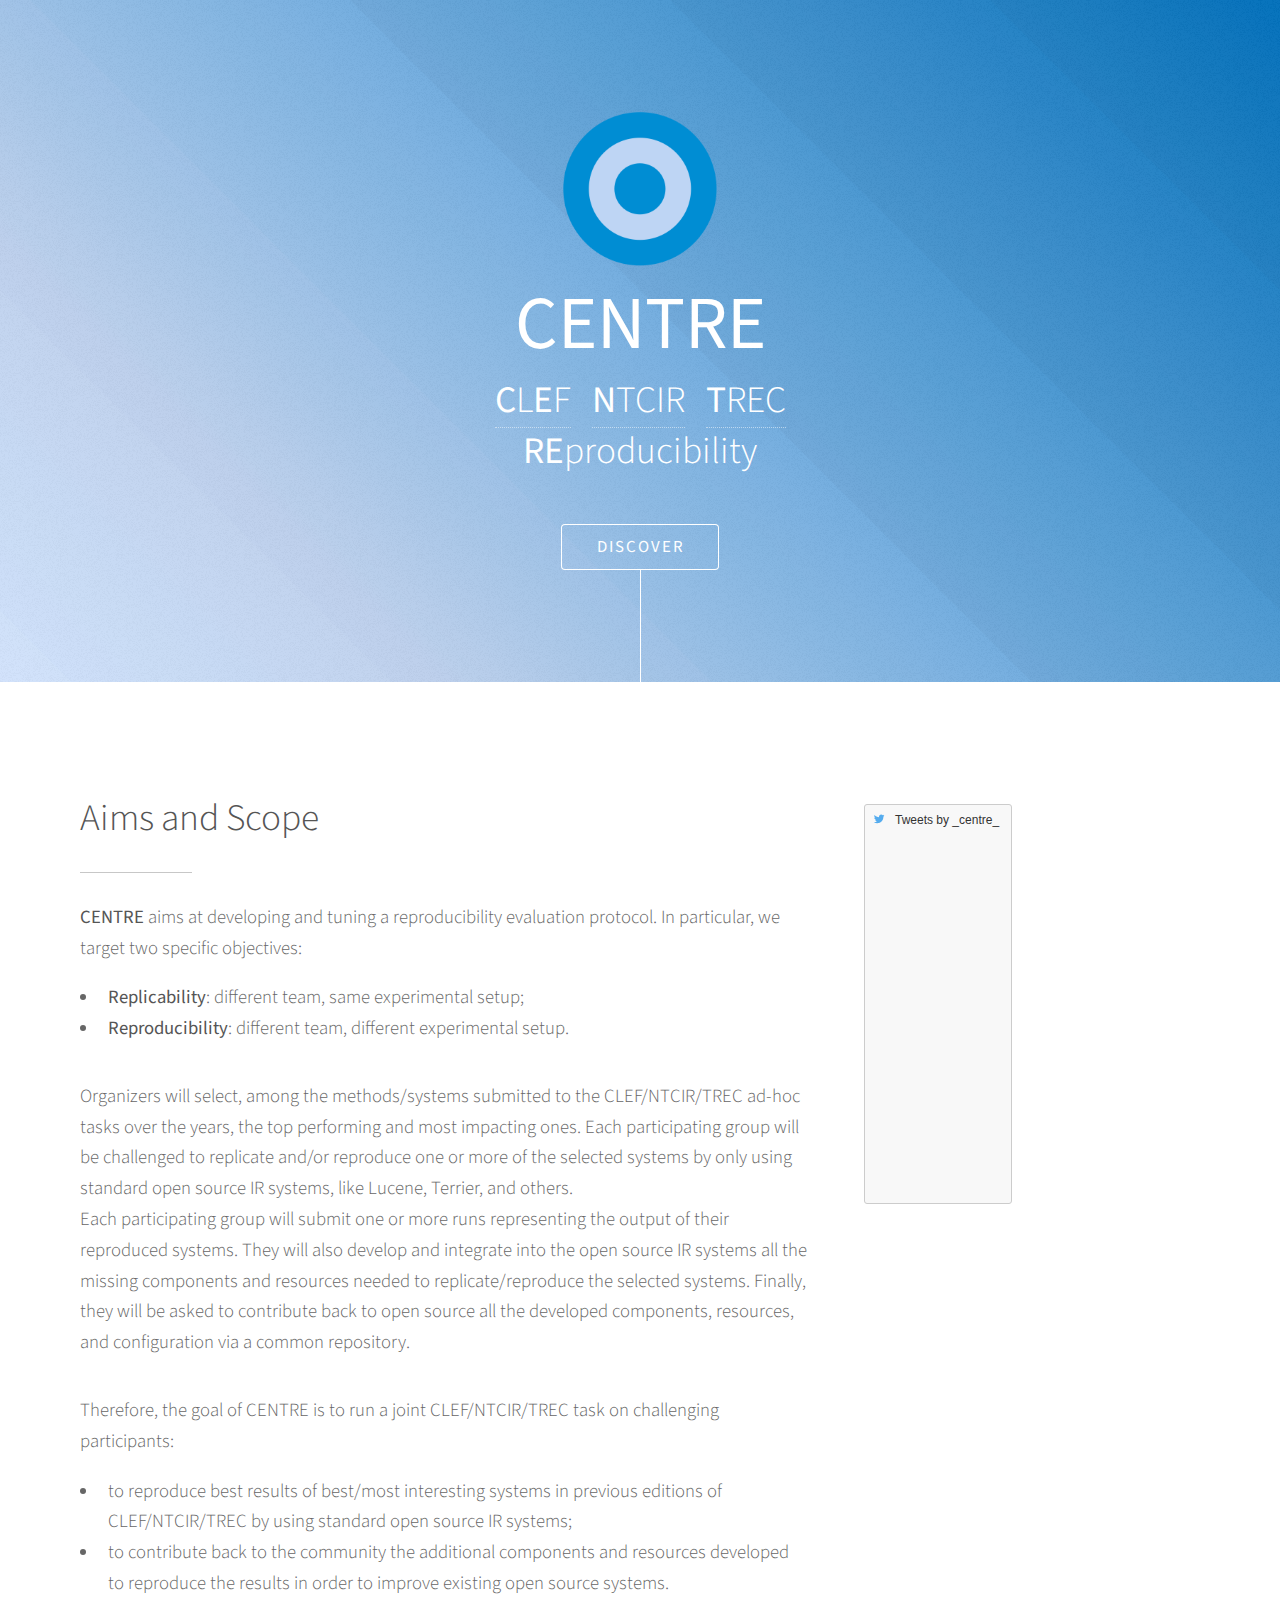
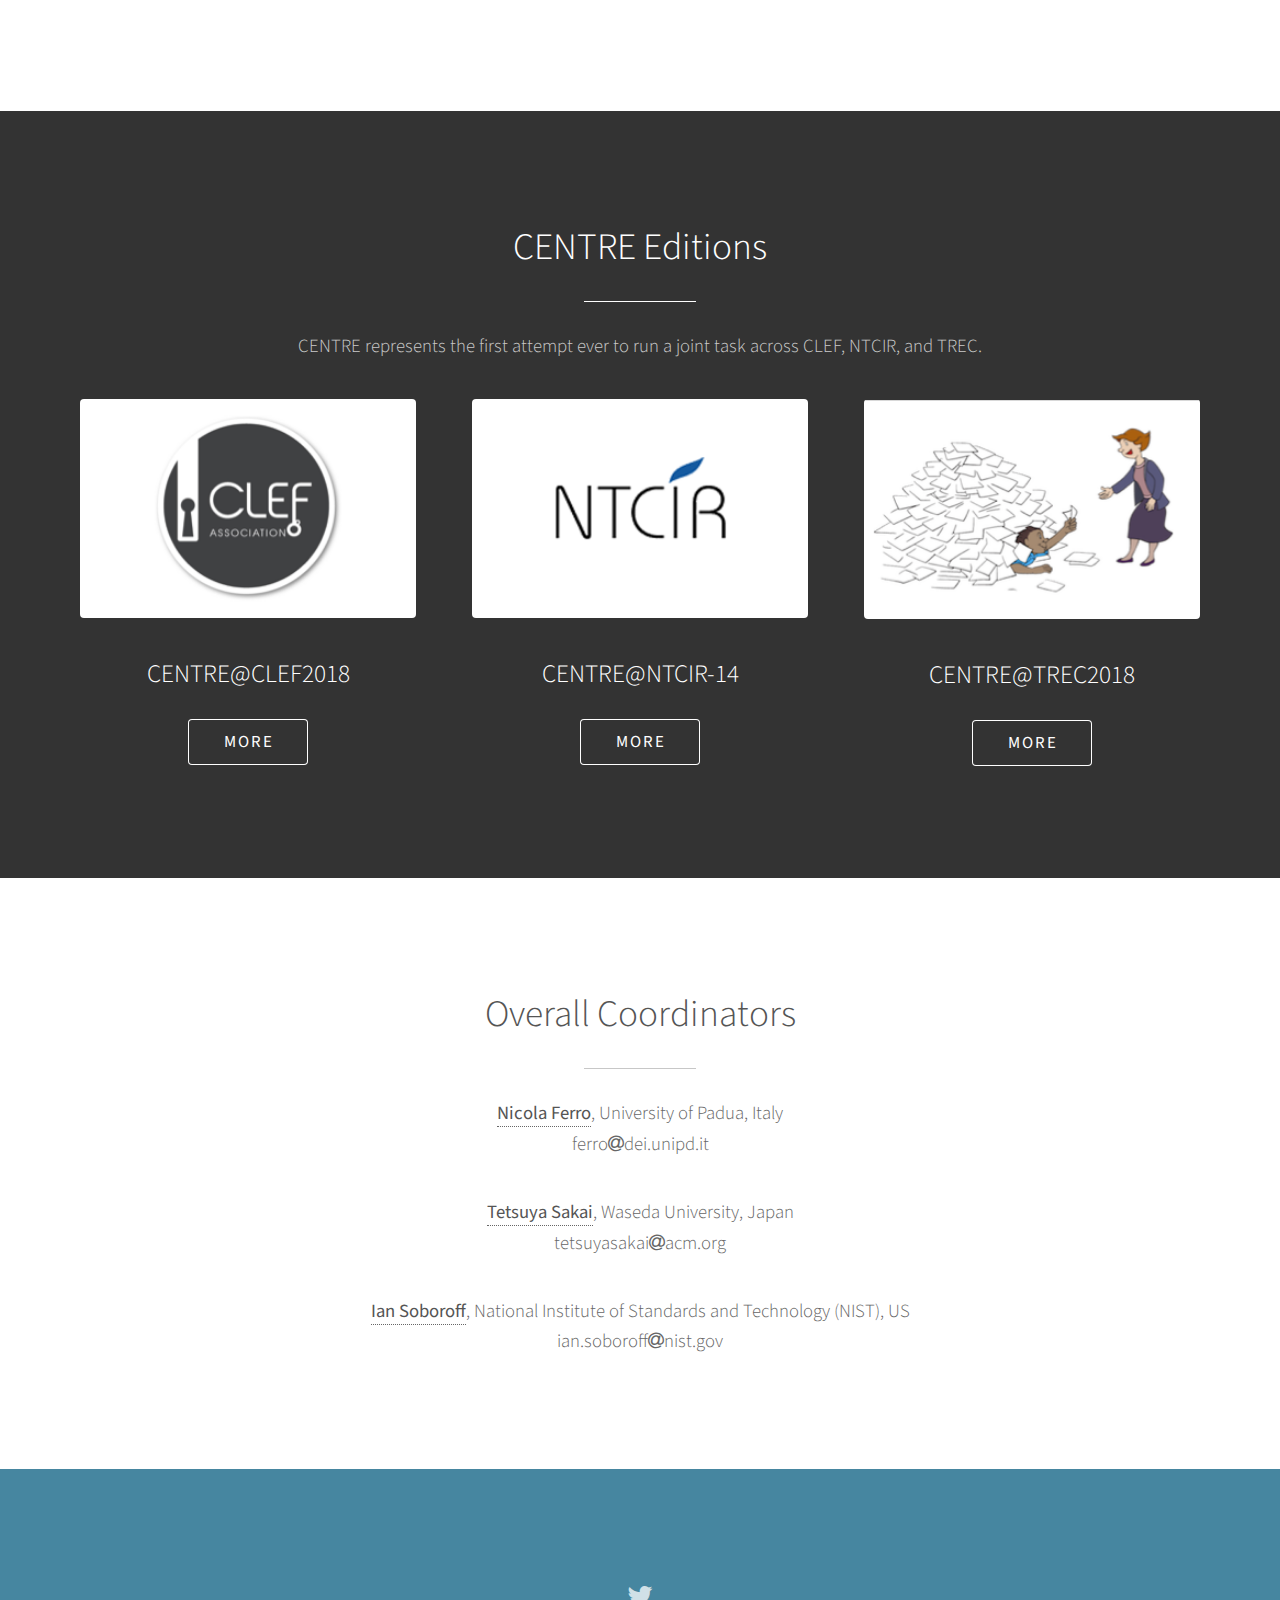
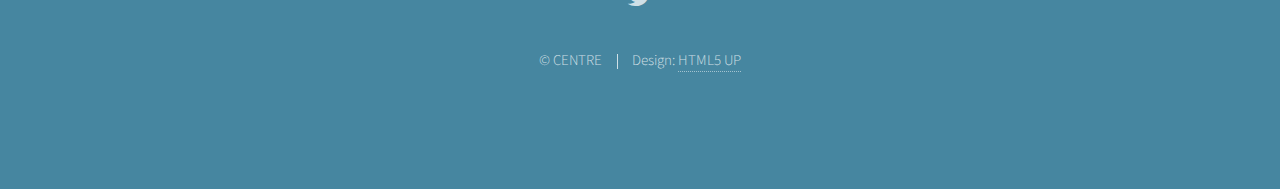
<file: index.html>
<!DOCTYPE HTML>
<!--
	Photon by HTML5 UP
	html5up.net | @ajlkn
	Free for personal and commercial use under the CCA 3.0 license (html5up.net/license)
-->
<html>
	<head>
		<title>CENTRE</title>
		<meta charset="utf-8" />
		<meta name="viewport" content="width=device-width, initial-scale=1" />
		<!--[if lte IE 8]><script src="assets/js/ie/html5shiv.js"></script><![endif]-->
		<link rel="stylesheet" href="assets/css/main.css" />
		<link rel="stylesheet" href="assets/css/templateAdditions.css" />
		<!--[if lte IE 8]><link rel="stylesheet" href="assets/css/ie8.css" /><![endif]-->
		<!--[if lte IE 9]><link rel="stylesheet" href="assets/css/ie9.css" /><![endif]-->
		<link rel="icon" href="images/centreNew.png" type="image/png" />

		<!-- Global site tag (gtag.js) - Google Analytics -->
		<script async src="https://www.googletagmanager.com/gtag/js?id=UA-110474478-1"></script>
		<script>
		window.dataLayer = window.dataLayer || [];
		function gtag(){dataLayer.push(arguments);}
		gtag('js', new Date());

		gtag('config', 'UA-110474478-1');
		</script>

	</head>
	<body>

		<!-- Header -->
			<section id="header">
				<div class="inner">
					<!--<span class="icon major fa-cloud"></span>-->
					<span class="imagelogo"><img class = "image centrelogo" src="images/centreNew.png" alt="" /></span>
					<h1><strong>CENTRE</strong><br /> </h1>
					<h2>
					<a href="http://www.clef-initiative.eu" target="_blank"><strong>C</strong>L<strong>E</strong>F</a> &nbsp;
					<a href="http://research.nii.ac.jp/ntcir/index-en.html" target="_blank"><strong>N</strong>TCIR</a> &nbsp;
					<a href="http://trec.nist.gov/" target="_blank"><strong>T</strong>REC</a>  <br />
					<strong>RE</strong>producibility<br /> 
					</h2>
					<ul class="actions">
						<li><a href="#one" class="button scrolly">Discover</a></li>
					</ul>
				</div>
			</section>

		<!-- One -->
			<section id="one" class="main style1">
				<div class="container">
					<div class="row 150%">
						<div id="twittDiv"class="8u 12u$(medium)">
							<header class="major">
								<h2>Aims and Scope</h2>
							</header>
							<p class = "smaller">
							<strong>CENTRE</strong> aims at developing and tuning a reproducibility evaluation protocol. In particular, we target two specific objectives:
							<ul>
								<li><strong>Replicability</strong>: different team, same experimental setup;</li>
								<li><strong>Reproducibility</strong>: different team, different experimental setup.</li>
							</ul>
							</p>
							<p>
							Organizers will select, among the methods/systems submitted to the CLEF/NTCIR/TREC ad-hoc tasks over the years, the top performing and most impacting ones.
							Each participating group will be challenged to replicate and/or reproduce one or more of the selected systems by only using standard open source IR systems, like Lucene, Terrier, and others. <br />

							Each participating group will submit one or more runs representing the output of their reproduced systems. They will also develop and integrate into the open source IR systems all the missing components and resources needed to replicate/reproduce the selected systems. Finally, they will be asked to contribute back to open source all the developed components, resources, and configuration via a common repository. <br /></p>
							<p class = "smaller">
							Therefore, the goal of CENTRE is to run a joint CLEF/NTCIR/TREC task on challenging participants:
							
							<ul>
								<li>to reproduce best results of best/most interesting systems in previous editions of CLEF/NTCIR/TREC by using standard open source IR systems;</li>
								<li>to contribute back to the community the additional components and resources developed to reproduce the results in order to improve existing open source systems.</li>
							</ul>
							</p>
						</div>
						<div class="4u$ 12u$(medium) important(medium)">
							<span class="image fit"><a id="twittTimeLine" class="twitter-timeline" href="https://twitter.com/_centre_?ref_src=twsrc%5Etfw" data-height="750">Tweets by _centre_</a> <script async src="https://platform.twitter.com/widgets.js" charset="utf-8"></script></span>
						</div>
					</div>
				</div>
			</section>

		<!-- Two -->
		<!--
			<section id="two" class="main style2">
				<div class="container">
					<div class="row 150%">
						<div class="6u 12u$(medium)">
							<ul class="major-icons">
								<li><span class="icon style1 major fa-code"></span></li>
								<li><span class="icon style2 major fa-bolt"></span></li>
								<li><span class="icon style3 major fa-camera-retro"></span></li>
								<li><span class="icon style4 major fa-cog"></span></li>
								<li><span class="icon style5 major fa-desktop"></span></li>
								<li><span class="icon style6 major fa-calendar"></span></li>
							</ul>
						</div>
						<div class="12u$ 12u$(medium)">
							<header class="major">
								<h2>Add other stuff here</h2>
							</header>
							<p>Important Dates?</p>
							<p>Task Organization?</p>
							<p>Something Elese?</p>
						</div>
					</div>
				</div>
			</section>
		-->

		<!-- Three -->
			<section id="three" class="main style2 special">
				<div class="container">
					<header class="major">
						<h2>CENTRE Editions</h2>
					</header>
					<p>CENTRE represents the first attempt ever to run a joint task across CLEF, NTCIR, and TREC.</p>
					<div class="row 150%">
						<div class="4u 12u$(medium)">
							<a href="clef2018/index.html" target="_blank">
								<span class="image fit"><img src="images/CLEFlogobkg.png" alt="" /></span>
							</a>
							<h3>CENTRE@CLEF2018</h3>
							<!--<p>Add Description Here.</p>-->
							<ul class="actions">
								<li><a href="clef2018/index.html" target="_blank" class="button">More</a></li>
							</ul>
						</div>
						<div class="4u 12u$(medium)">
							<a href="ntcir14/index.html" target="_blank">
								<span class="image fit"><img src="images/NTCIRlogobkg.png" alt="" /></span>
							</a>
							<h3>CENTRE@NTCIR-14</h3>
							<!--<p>Add Description Here.</p>-->
							<ul class="actions">
								<li><a href="ntcir14/index.html" target="_blank" class="button">More</a></li>
							</ul>
						</div>
						<div class="4u$ 12u$(medium)">
							<a href="trec2018/index.html" target="_blank">
								<span class="image fit"><img src="images/TREClogobkg.png" alt="" /></span>
							</a>
							<h3>CENTRE@TREC2018</h3>
							<!--<p>Add Description Here.</p>-->
							<ul class="actions">
								<li><a href="trec2018/index.html" target="_blank" class="button">More</a></li>
							</ul>
						</div>
					</div>
				</div>
			</section>

		<!-- Four -->
			<section id="four" class="main style1 special">
				<div class="container">
					<header class="major">
						<h2>Overall Coordinators</h2>
					</header>
					<p class="text-center">
						<a class="link2" href="http://www.dei.unipd.it/~ferro/" target="_blank"><strong>Nicola Ferro</strong></a>, University of Padua, Italy <br /><samp>ferro<i class="fa fa-at"></i>dei.unipd.it</samp>
					</p>
                    <p class="text-center"> 
                    	<a class="link2" href="http://www.f.waseda.jp/tetsuya/sakai.html" target="_blank"><strong>Tetsuya Sakai</strong></a>, Waseda University, Japan <br /> <samp>tetsuyasakai<i class="fa fa-at"></i>acm.org</samp>
                    </p>
                    <p class="text-center"> 
                    	<a class="link2" href="https://www.nist.gov/people/ian-soboroff" target="_blank"><strong>Ian Soboroff</strong></a>, National Institute of Standards and Technology (NIST), US <br /> <samp>ian.soboroff<i class="fa fa-at"></i>nist.gov</samp></p>
					<!--
					<ul class="actions uniform">
						<li><a href="#" class="button special">Sign Up</a></li>
						<li><a href="#" class="button">Learn More</a></li>
					</ul>-->
				</div>
			</section>

		<!-- Five -->
<!--
			<section id="five" class="main style1">
				<div class="container">
					<header class="major special">
						<h2>Elements</h2>
					</header>

					<section>
						<h4>Text</h4>
						<p>This is <b>bold</b> and this is <strong>strong</strong>. This is <i>italic</i> and this is <em>emphasized</em>.
						This is <sup>superscript</sup> text and this is <sub>subscript</sub> text.
						This is <u>underlined</u> and this is code: <code>for (;;) { ... }</code>. Finally, <a href="#">this is a link</a>.</p>
						<hr />
						<header>
							<h4>Heading with a Subtitle</h4>
							<p>Lorem ipsum dolor sit amet nullam id egestas urna aliquam</p>
						</header>
						<p>Nunc lacinia ante nunc ac lobortis. Interdum adipiscing gravida odio porttitor sem non mi integer non faucibus ornare mi ut ante amet placerat aliquet. Volutpat eu sed ante lacinia sapien lorem accumsan varius montes viverra nibh in adipiscing blandit tempus accumsan.</p>
						<header>
							<h5>Heading with a Subtitle</h5>
							<p>Lorem ipsum dolor sit amet nullam id egestas urna aliquam</p>
						</header>
						<p>Nunc lacinia ante nunc ac lobortis. Interdum adipiscing gravida odio porttitor sem non mi integer non faucibus ornare mi ut ante amet placerat aliquet. Volutpat eu sed ante lacinia sapien lorem accumsan varius montes viverra nibh in adipiscing blandit tempus accumsan.</p>
						<hr />
						<h2>Heading Level 2</h2>
						<h3>Heading Level 3</h3>
						<h4>Heading Level 4</h4>
						<h5>Heading Level 5</h5>
						<h6>Heading Level 6</h6>
						<hr />
						<h5>Blockquote</h5>
						<blockquote>Fringilla nisl. Donec accumsan interdum nisi, quis tincidunt felis sagittis eget tempus euismod. Vestibulum ante ipsum primis in faucibus vestibulum. Blandit adipiscing eu felis iaculis volutpat ac adipiscing accumsan faucibus. Vestibulum ante ipsum primis in faucibus lorem ipsum dolor sit amet nullam adipiscing eu felis.</blockquote>
						<h5>Preformatted</h5>
						<pre><code>i = 0;

while (!deck.isInOrder()) {
print 'Iteration ' + i;
deck.shuffle();
i++;
}

print 'It took ' + i + ' iterations to sort the deck.';</code></pre>
					</section>

					<section>
						<h4>Lists</h4>
						<div class="row">
							<div class="6u 12u$(medium)">
								<h5>Unordered</h5>
								<ul>
									<li>Dolor pulvinar etiam.</li>
									<li>Sagittis adipiscing.</li>
									<li>Felis enim feugiat.</li>
								</ul>
								<h5>Alternate</h5>
								<ul class="alt">
									<li>Dolor pulvinar etiam.</li>
									<li>Sagittis adipiscing.</li>
									<li>Felis enim feugiat.</li>
								</ul>
							</div>
							<div class="6u$ 12u$(medium)">
								<h5>Ordered</h5>
								<ol>
									<li>Dolor pulvinar etiam.</li>
									<li>Etiam vel felis viverra.</li>
									<li>Felis enim feugiat.</li>
									<li>Dolor pulvinar etiam.</li>
									<li>Etiam vel felis lorem.</li>
									<li>Felis enim et feugiat.</li>
								</ol>
								<h5>Icons</h5>
								<ul class="icons">
									<li><a href="#" class="icon fa-twitter"><span class="label">Twitter</span></a></li>
									<li><a href="#" class="icon fa-facebook"><span class="label">Facebook</span></a></li>
									<li><a href="#" class="icon fa-instagram"><span class="label">Instagram</span></a></li>
									<li><a href="#" class="icon fa-github"><span class="label">Github</span></a></li>
								</ul>
							</div>
						</div>
						<h5>Actions</h5>
						<div class="row">
							<div class="6u 12u$(medium)">
								<ul class="actions">
									<li><a href="#" class="button special">Default</a></li>
									<li><a href="#" class="button">Default</a></li>
								</ul>
								<ul class="actions small">
									<li><a href="#" class="button special small">Small</a></li>
									<li><a href="#" class="button small">Small</a></li>
								</ul>
								<ul class="actions vertical">
									<li><a href="#" class="button special">Default</a></li>
									<li><a href="#" class="button">Default</a></li>
								</ul>
								<ul class="actions vertical small">
									<li><a href="#" class="button special small">Small</a></li>
									<li><a href="#" class="button small">Small</a></li>
								</ul>
							</div>
							<div class="6u 12u$(medium)">
								<ul class="actions vertical">
									<li><a href="#" class="button special fit">Default</a></li>
									<li><a href="#" class="button fit">Default</a></li>
								</ul>
								<ul class="actions vertical small">
									<li><a href="#" class="button special small fit">Small</a></li>
									<li><a href="#" class="button small fit">Small</a></li>
								</ul>
							</div>
						</div>
					</section>

					<section>
						<h4>Table</h4>
						<h5>Default</h5>
						<div class="table-wrapper">
							<table>
								<thead>
									<tr>
										<th>Name</th>
										<th>Description</th>
										<th>Price</th>
									</tr>
								</thead>
								<tbody>
									<tr>
										<td>Item One</td>
										<td>Ante turpis integer aliquet porttitor.</td>
										<td>29.99</td>
									</tr>
									<tr>
										<td>Item Two</td>
										<td>Vis ac commodo adipiscing arcu aliquet.</td>
										<td>19.99</td>
									</tr>
									<tr>
										<td>Item Three</td>
										<td> Morbi faucibus arcu accumsan lorem.</td>
										<td>29.99</td>
									</tr>
									<tr>
										<td>Item Four</td>
										<td>Vitae integer tempus condimentum.</td>
										<td>19.99</td>
									</tr>
									<tr>
										<td>Item Five</td>
										<td>Ante turpis integer aliquet porttitor.</td>
										<td>29.99</td>
									</tr>
								</tbody>
								<tfoot>
									<tr>
										<td colspan="2"></td>
										<td>100.00</td>
									</tr>
								</tfoot>
							</table>
						</div>

						<h5>Alternate</h5>
						<div class="table-wrapper">
							<table class="alt">
								<thead>
									<tr>
										<th>Name</th>
										<th>Description</th>
										<th>Price</th>
									</tr>
								</thead>
								<tbody>
									<tr>
										<td>Item One</td>
										<td>Ante turpis integer aliquet porttitor.</td>
										<td>29.99</td>
									</tr>
									<tr>
										<td>Item Two</td>
										<td>Vis ac commodo adipiscing arcu aliquet.</td>
										<td>19.99</td>
									</tr>
									<tr>
										<td>Item Three</td>
										<td> Morbi faucibus arcu accumsan lorem.</td>
										<td>29.99</td>
									</tr>
									<tr>
										<td>Item Four</td>
										<td>Vitae integer tempus condimentum.</td>
										<td>19.99</td>
									</tr>
									<tr>
										<td>Item Five</td>
										<td>Ante turpis integer aliquet porttitor.</td>
										<td>29.99</td>
									</tr>
								</tbody>
								<tfoot>
									<tr>
										<td colspan="2"></td>
										<td>100.00</td>
									</tr>
								</tfoot>
							</table>
						</div>
					</section>

					<section>
						<h4>Buttons</h4>
						<ul class="actions">
							<li><a href="#" class="button special">Special</a></li>
							<li><a href="#" class="button">Default</a></li>
						</ul>
						<ul class="actions">
							<li><a href="#" class="button big">Big</a></li>
							<li><a href="#" class="button">Default</a></li>
							<li><a href="#" class="button small">Small</a></li>
						</ul>
						<ul class="actions fit">
							<li><a href="#" class="button fit">Fit</a></li>
							<li><a href="#" class="button special fit">Fit</a></li>
							<li><a href="#" class="button fit">Fit</a></li>
						</ul>
						<ul class="actions fit small">
							<li><a href="#" class="button special fit small">Fit + Small</a></li>
							<li><a href="#" class="button fit small">Fit + Small</a></li>
							<li><a href="#" class="button special fit small">Fit + Small</a></li>
						</ul>
						<ul class="actions">
							<li><a href="#" class="button special icon fa-download">Icon</a></li>
							<li><a href="#" class="button icon fa-download">Icon</a></li>
						</ul>
						<ul class="actions">
							<li><span class="button special disabled">Disabled</span></li>
							<li><span class="button disabled">Disabled</span></li>
						</ul>
					</section>

					<section>
						<h4>Form</h4>
						<form method="post" action="#">
							<div class="row uniform 50%">
								<div class="6u 12u$(xsmall)">
									<input type="text" name="demo-name" id="demo-name" value="" placeholder="Name" />
								</div>
								<div class="6u$ 12u$(xsmall)">
									<input type="email" name="demo-email" id="demo-email" value="" placeholder="Email" />
								</div>
								<div class="12u$">
									<div class="select-wrapper">
										<select name="demo-category" id="demo-category">
											<option value="">- Category -</option>
											<option value="1">Manufacturing</option>
											<option value="1">Shipping</option>
											<option value="1">Administration</option>
											<option value="1">Human Resources</option>
										</select>
									</div>
								</div>
								<div class="4u 12u$(small)">
									<input type="radio" id="demo-priority-low" name="demo-priority" checked>
									<label for="demo-priority-low">Low</label>
								</div>
								<div class="4u 12u$(small)">
									<input type="radio" id="demo-priority-normal" name="demo-priority">
									<label for="demo-priority-normal">Normal</label>
								</div>
								<div class="4u$ 12u$(small)">
									<input type="radio" id="demo-priority-high" name="demo-priority">
									<label for="demo-priority-high">High</label>
								</div>
								<div class="6u 12u$(small)">
									<input type="checkbox" id="demo-copy" name="demo-copy">
									<label for="demo-copy">Email me a copy</label>
								</div>
								<div class="6u$ 12u$(small)">
									<input type="checkbox" id="demo-human" name="demo-human" checked>
									<label for="demo-human">Not a robot</label>
								</div>
								<div class="12u$">
									<textarea name="demo-message" id="demo-message" placeholder="Enter your message" rows="6"></textarea>
								</div>
								<div class="12u$">
									<ul class="actions">
										<li><input type="submit" value="Send Message" class="special" /></li>
										<li><input type="reset" value="Reset" /></li>
									</ul>
								</div>
							</div>
						</form>
					</section>

					<section>
						<h4>Image</h4>
						<h5>Fit</h5>
						<div class="box alt">
							<div class="row uniform 50%">
								<div class="12u"><span class="image fit"><img src="images/pic06.jpg" alt="" /></span></div>
								<div class="4u"><span class="image fit"><img src="images/pic02.jpg" alt="" /></span></div>
								<div class="4u"><span class="image fit"><img src="images/pic03.jpg" alt="" /></span></div>
								<div class="4u"><span class="image fit"><img src="images/pic04.jpg" alt="" /></span></div>
								<div class="4u"><span class="image fit"><img src="images/pic03.jpg" alt="" /></span></div>
								<div class="4u"><span class="image fit"><img src="images/pic04.jpg" alt="" /></span></div>
								<div class="4u"><span class="image fit"><img src="images/pic02.jpg" alt="" /></span></div>
								<div class="4u"><span class="image fit"><img src="images/pic04.jpg" alt="" /></span></div>
								<div class="4u"><span class="image fit"><img src="images/pic02.jpg" alt="" /></span></div>
								<div class="4u"><span class="image fit"><img src="images/pic03.jpg" alt="" /></span></div>
							</div>
						</div>
						<h5>Left &amp; Right</h5>
						<p><span class="image left"><img src="images/pic05.jpg" alt="" /></span>Fringilla nisl. Donec accumsan interdum nisi, quis tincidunt felis sagittis eget. tempus euismod. Vestibulum ante ipsum primis in faucibus vestibulum. Blandit adipiscing eu felis iaculis volutpat ac adipiscing accumsan eu faucibus. Integer ac pellentesque praesent tincidunt felis sagittis eget. tempus euismod. Vestibulum ante ipsum primis in faucibus vestibulum. Blandit adipiscing eu felis iaculis volutpat ac adipiscing accumsan eu faucibus. Integer ac pellentesque praesent. Donec accumsan interdum nisi, quis tincidunt felis sagittis eget. tempus euismod. Vestibulum ante ipsum primis in faucibus vestibulum. Blandit adipiscing eu felis iaculis volutpat ac adipiscing accumsan eu faucibus. Integer ac pellentesque praesent tincidunt felis sagittis eget. tempus euismod. Vestibulum ante ipsum primis in faucibus vestibulum. Blandit adipiscing eu felis iaculis volutpat ac adipiscing accumsan eu faucibus. Integer ac pellentesque praesent. Blandit adipiscing eu felis iaculis volutpat ac adipiscing accumsan eu faucibus. Integer ac pellentesque praesent tincidunt felis sagittis eget. tempus euismod. Vestibulum ante ipsum primis in faucibus vestibulum. Blandit adipiscing eu felis iaculis volutpat ac adipiscing accumsan eu faucibus. Integer ac pellentesque praesent.</p>
						<p><span class="image right"><img src="images/pic05.jpg" alt="" /></span>Fringilla nisl. Donec accumsan interdum nisi, quis tincidunt felis sagittis eget. tempus euismod. Vestibulum ante ipsum primis in faucibus vestibulum. Blandit adipiscing eu felis iaculis volutpat ac adipiscing accumsan eu faucibus. Integer ac pellentesque praesent tincidunt felis sagittis eget. tempus euismod. Vestibulum ante ipsum primis in faucibus vestibulum. Blandit adipiscing eu felis iaculis volutpat ac adipiscing accumsan eu faucibus. Integer ac pellentesque praesent. Donec accumsan interdum nisi, quis tincidunt felis sagittis eget. tempus euismod. Vestibulum ante ipsum primis in faucibus vestibulum. Blandit adipiscing eu felis iaculis volutpat ac adipiscing accumsan eu faucibus. Integer ac pellentesque praesent tincidunt felis sagittis eget. tempus euismod. Vestibulum ante ipsum primis in faucibus vestibulum. Blandit adipiscing eu felis iaculis volutpat ac adipiscing accumsan eu faucibus. Integer ac pellentesque praesent. Blandit adipiscing eu felis iaculis volutpat ac adipiscing accumsan eu faucibus. Integer ac pellentesque praesent tincidunt felis sagittis eget. tempus euismod. Vestibulum ante ipsum primis in faucibus vestibulum. Blandit adipiscing eu felis iaculis volutpat ac adipiscing accumsan eu faucibus. Integer ac pellentesque praesent.</p>
					</section>

				</div>
			</section>
-->

		<!-- Footer -->
			<section id="footer">
				<ul class="icons">
					<li><a href="https://twitter.com/_centre_" target="_blank" class="icon alt fa-twitter"><span class="label">Twitter</span></a></li>
					<!--<li><a href="#" class="icon alt fa-facebook"><span class="label">Facebook</span></a></li>
					<li><a href="#" class="icon alt fa-instagram"><span class="label">Instagram</span></a></li>
					<li><a href="#" class="icon alt fa-github"><span class="label">GitHub</span></a></li>
					<li><a href="#" class="icon alt fa-envelope"><span class="label">Email</span></a></li>-->
				</ul>
				<ul class="copyright">
					<li>&copy; CENTRE</li><li>Design: <a href="http://html5up.net" target="_blank">HTML5 UP</a></li>
				</ul>
			</section>

		<!-- Scripts -->
			<script src="assets/js/jquery.min.js"></script>
			<script src="assets/js/jquery.scrolly.min.js"></script>
			<script src="assets/js/skel.min.js"></script>
			<script src="assets/js/util.js"></script>
			<!--[if lte IE 8]><script src="assets/js/ie/respond.min.js"></script><![endif]-->
			<script src="assets/js/main.js"></script>
			<!--<script src="assets/js/twittsize.js"></script>-->

	</body>
</html>
</file>
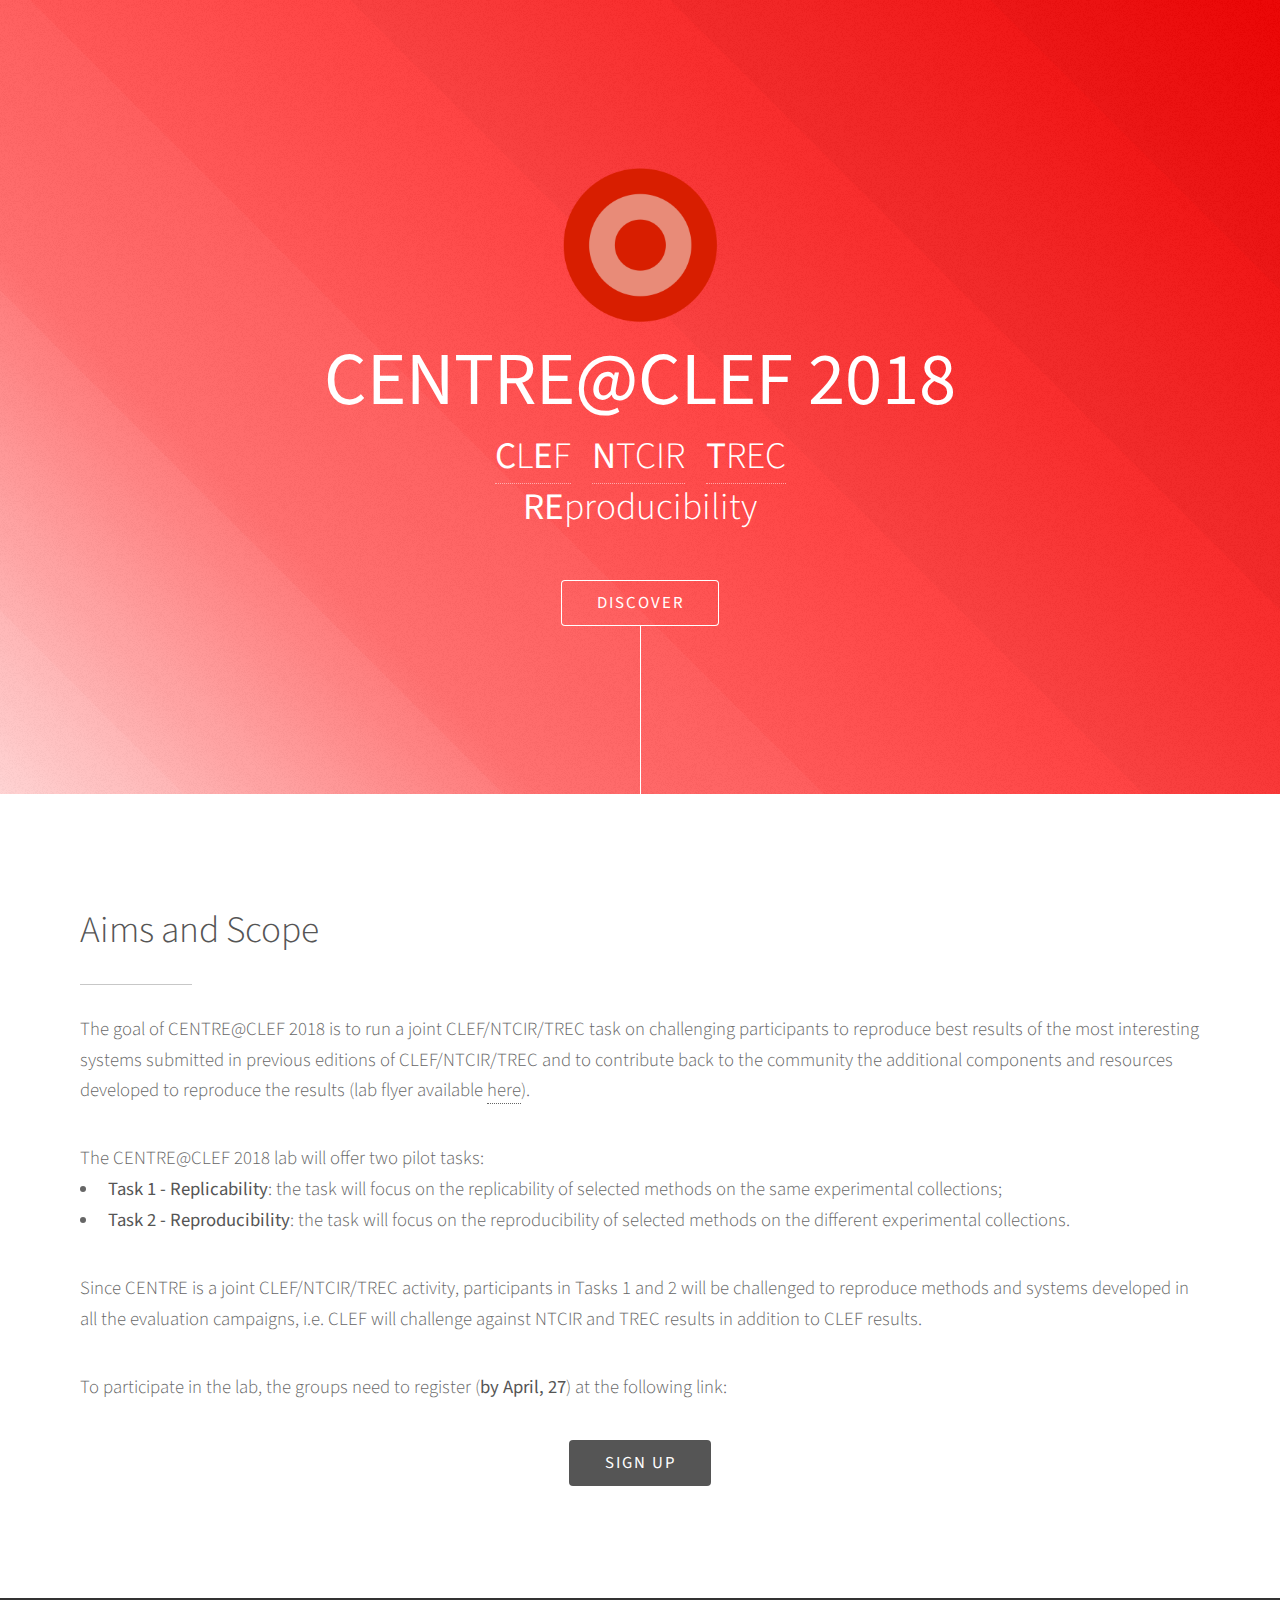
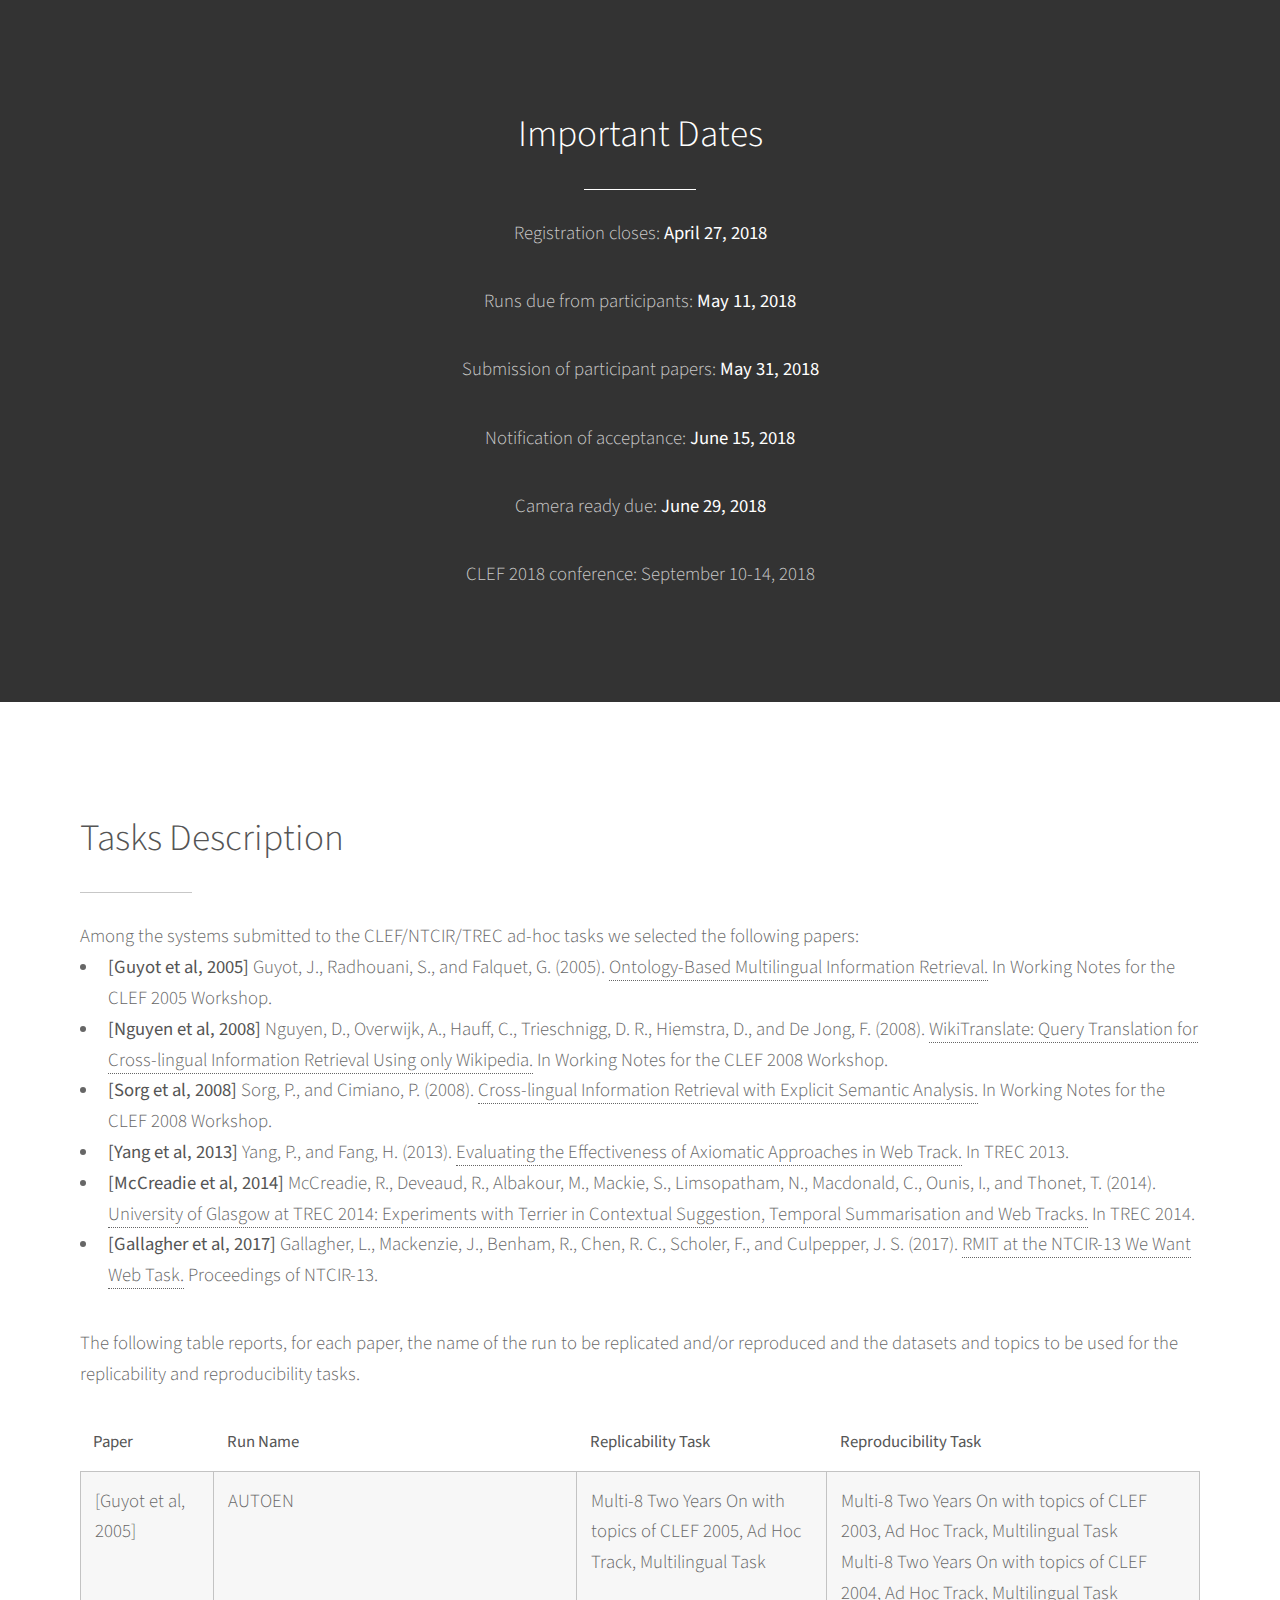
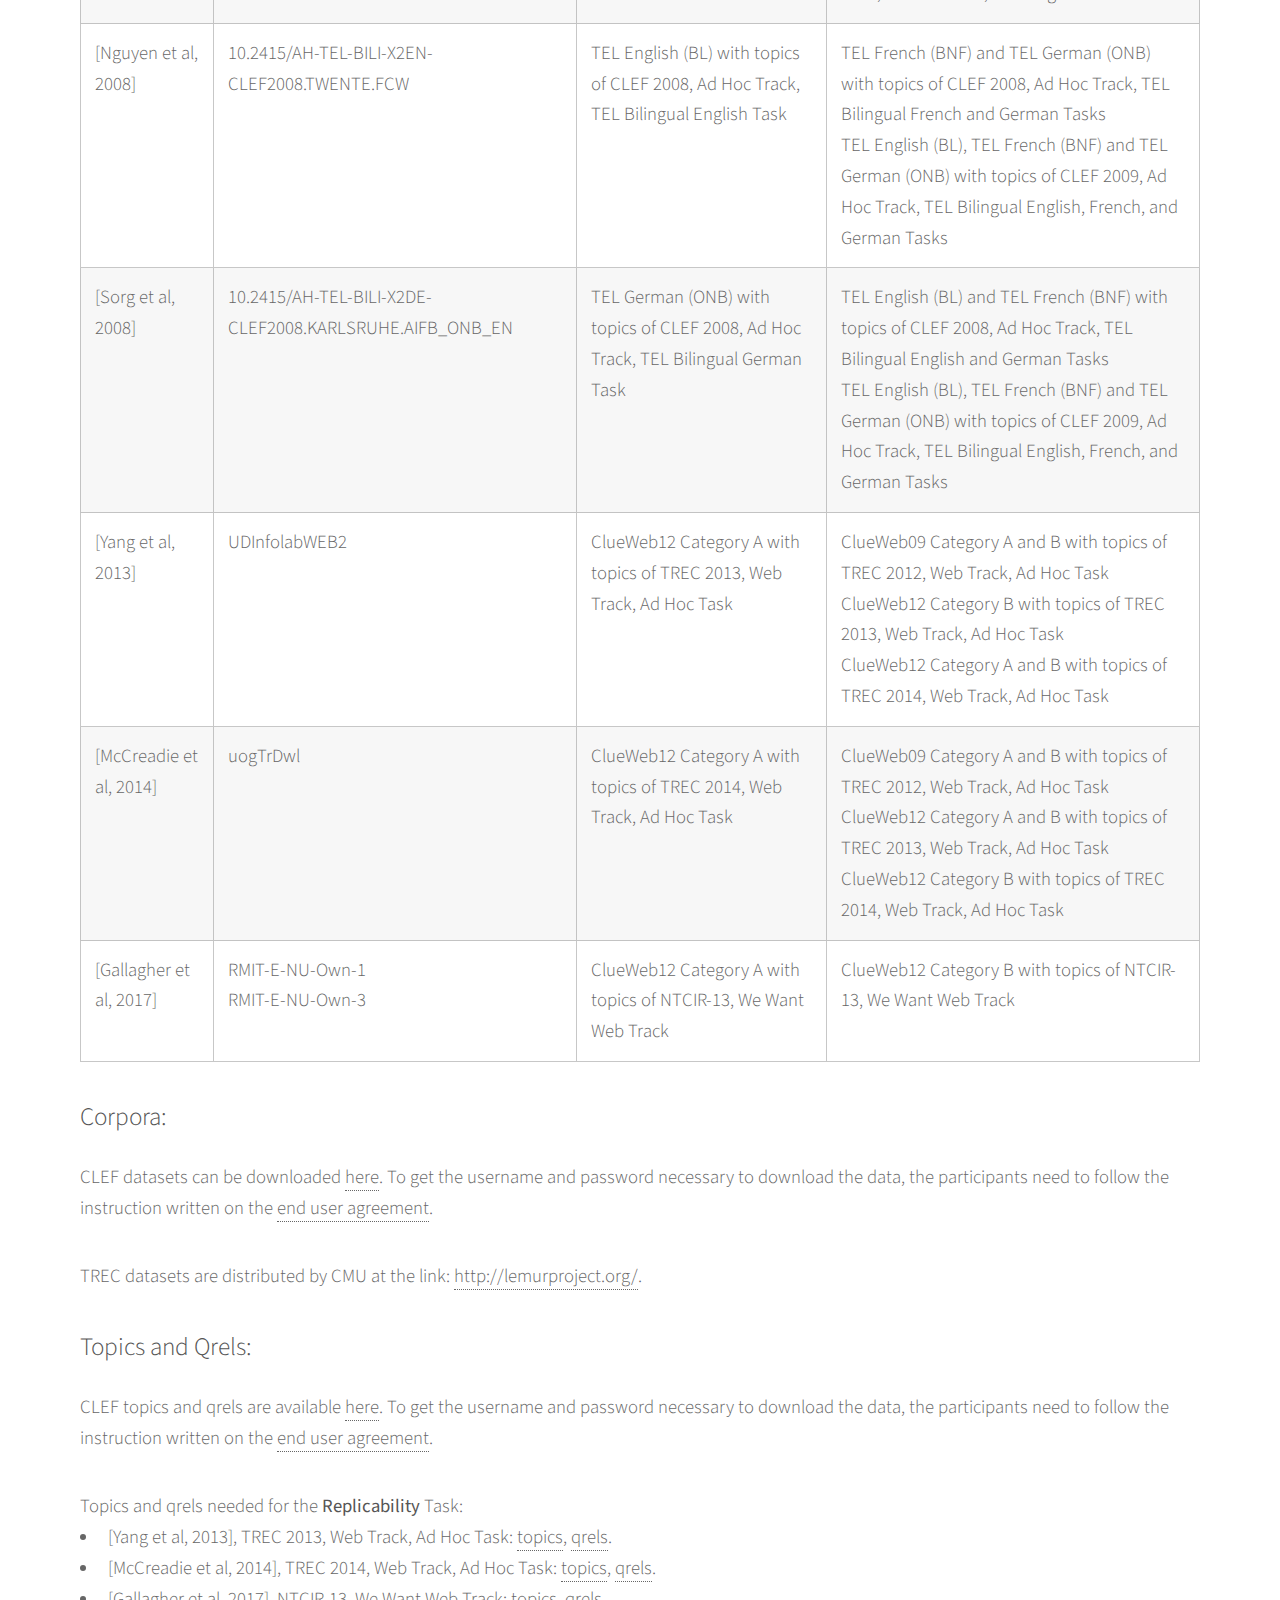
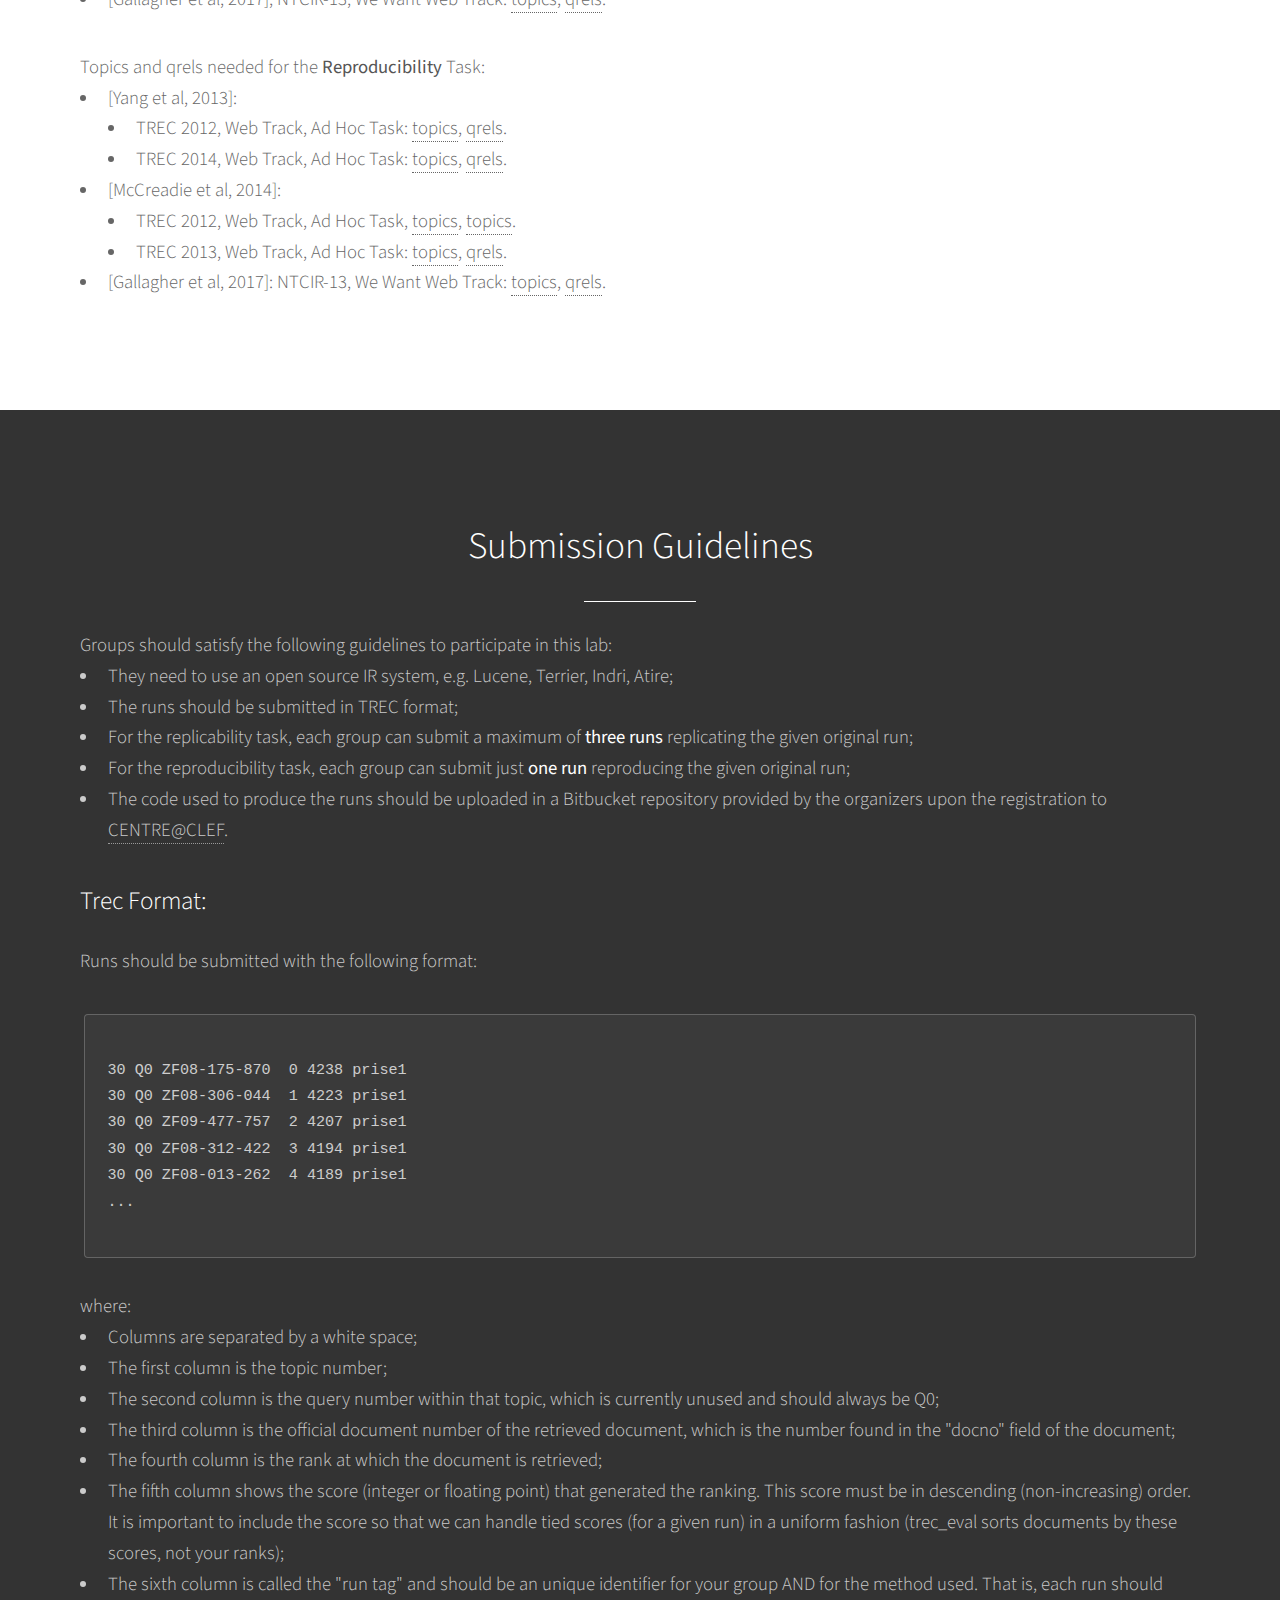
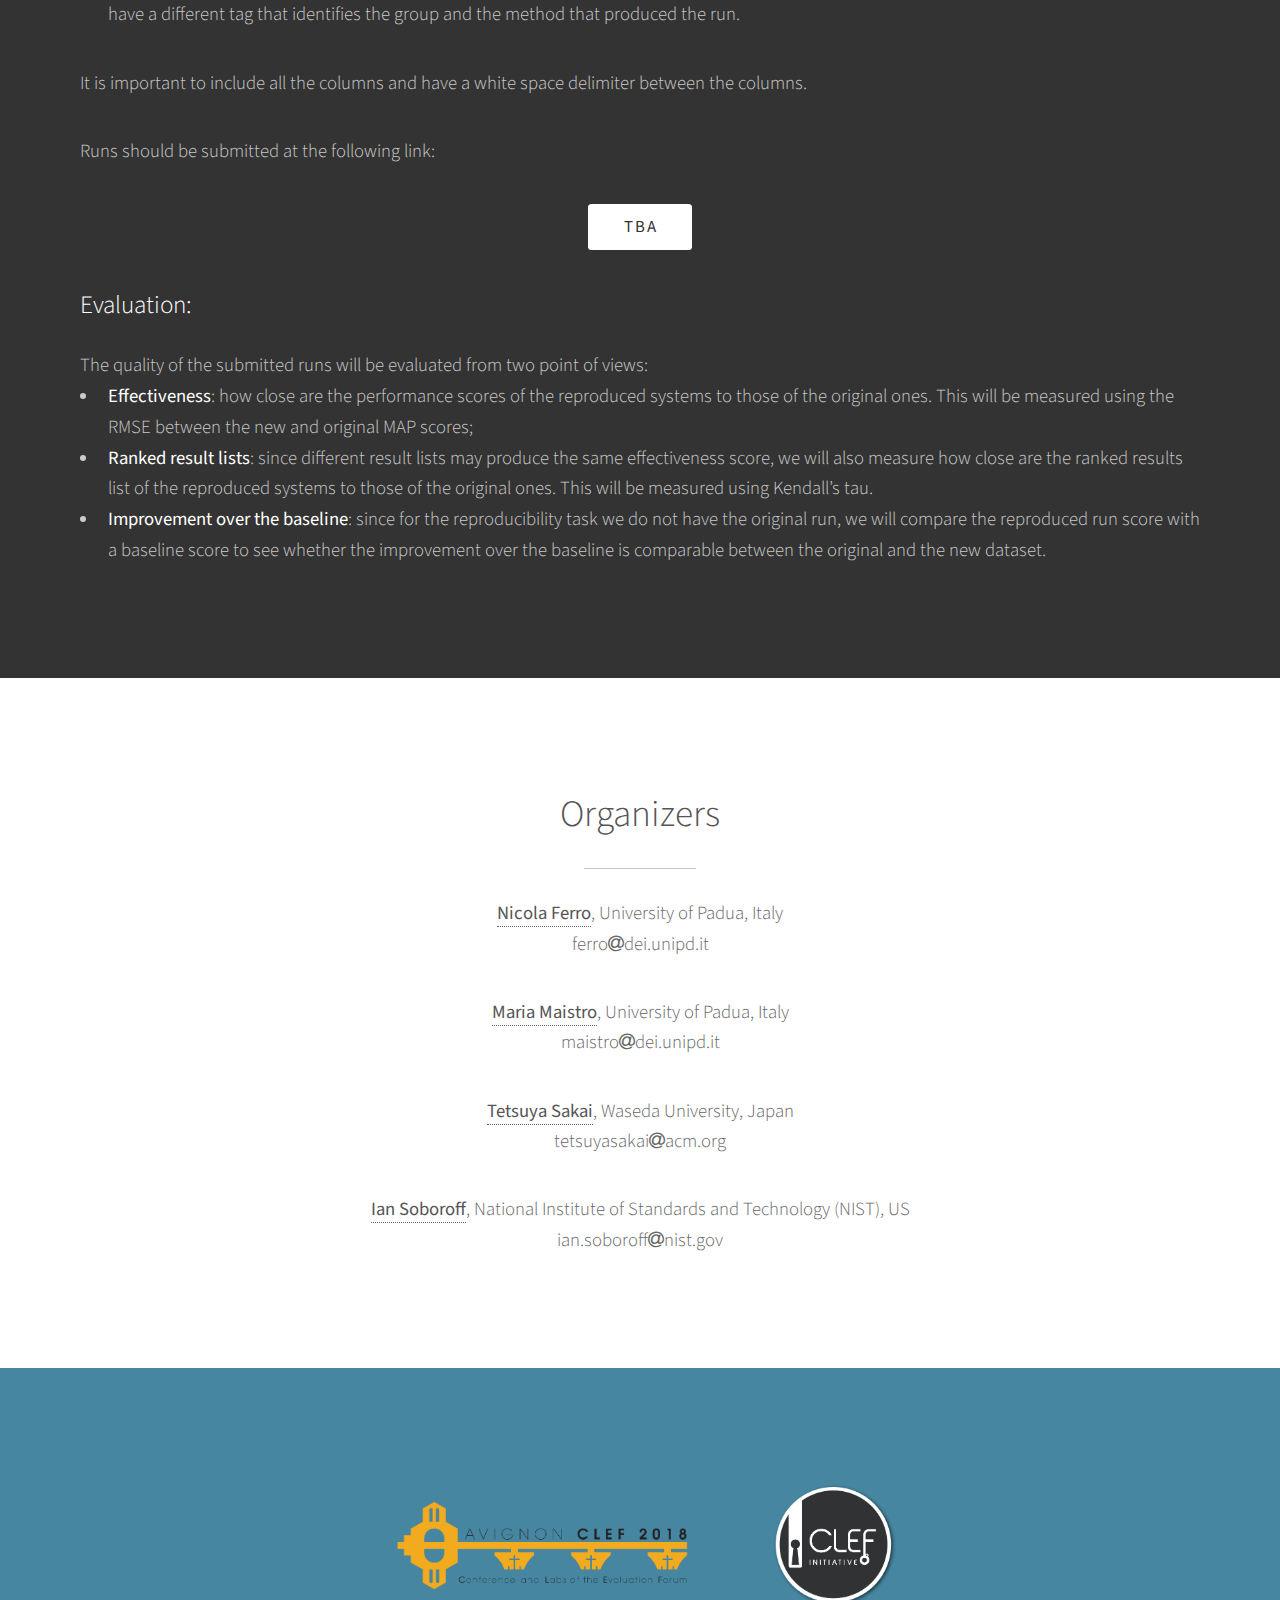
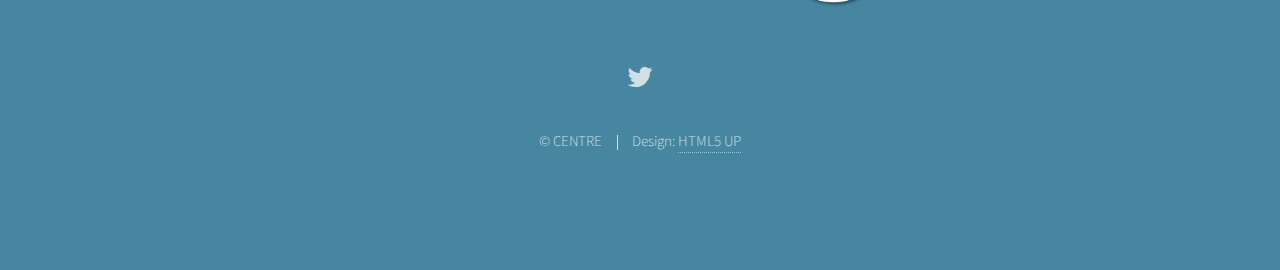
<file: clef2018/index.html>
<!DOCTYPE HTML>
<!--
	Photon by HTML5 UP
	html5up.net | @ajlkn
	Free for personal and commercial use under the CCA 3.0 license (html5up.net/license)
-->
<html>
	<head>
		<title>CENTRE@CLEF 2018</title>
		<meta charset="utf-8" />
		<meta name="viewport" content="width=device-width, initial-scale=1" />
		<!--[if lte IE 8]><script src="../assets/js/ie/html5shiv.js"></script><![endif]-->
		<link rel="stylesheet" href="../assets/css/main.css" />
		<link rel="stylesheet" href="../assets/css/templateAdditions.css" />
		<!--[if lte IE 8]><link rel="stylesheet" href="../assets/css/ie8.css" /><![endif]-->
		<!--[if lte IE 9]><link rel="stylesheet" href="../assets/css/ie9.css" /><![endif]-->
		<link rel="icon" href="../images/CLEFCentre.png" type="image/png" />

		<!-- Global site tag (gtag.js) - Google Analytics -->
		<script async src="https://www.googletagmanager.com/gtag/js?id=UA-110474478-1"></script>
		<script>
		window.dataLayer = window.dataLayer || [];
		function gtag(){dataLayer.push(arguments);}
		gtag('js', new Date());

		gtag('config', 'UA-110474478-1');
		</script>
	</head>
	<body>

		<!-- Header -->
			<section id="headerClef">
				<div class="inner">
					<!--<span class="icon major fa-cloud"></span>-->
					<span class="imagelogo"><img class = "image centrelogo" src="../images/CLEFCentre.png" alt="" /></span>
					<h1><strong>CENTRE@CLEF 2018</strong><br /> </h1>
					<h2>
					<a href="http://www.clef-initiative.eu" target="_blank"><strong>C</strong>L<strong>E</strong>F</a> &nbsp;
					<a href="http://research.nii.ac.jp/ntcir/index-en.html" target="_blank"><strong>N</strong>TCIR</a> &nbsp;
					<a href="http://trec.nist.gov/" target="_blank"><strong>T</strong>REC</a>  <br />
					<strong>RE</strong>producibility<br /> 
					</h2>
					<ul class="actions">
						<li><a href="#one" class="button scrolly">Discover</a></li>
					</ul>
				</div>
			</section>

		<!-- One -->
			<section id="one" class="main style1">
				<div class="container">
					<div class="row 150%">
						<div class="12u 12u$(medium)">
							<header class="major">
								<h2>Aims and Scope</h2>
							</header>
							<p>The goal of CENTRE@CLEF 2018 is to run a joint CLEF/NTCIR/TREC task on challenging participants to reproduce best results of the most interesting systems submitted in previous editions of CLEF/NTCIR/TREC and to contribute back to the community the additional components and resources developed to reproduce the results (lab flyer available <a href="centre_clef2018_flyer.pdf" target="_blank">here</a>).</p>

							<p class="nomargin">
							The CENTRE@CLEF 2018 lab will offer two pilot tasks:
							</p>
							<ul>
								<li><strong>Task 1 - Replicability</strong>: the task will focus on the replicability of selected methods on the same experimental collections;</li>
								<li><strong>Task 2 - Reproducibility</strong>: the task will focus on the reproducibility of selected methods on the different experimental collections.</li>
							</ul>
							<p>
							Since CENTRE is a joint CLEF/NTCIR/TREC activity, participants in Tasks 1 and 2 will be challenged to reproduce methods and systems developed in all the evaluation campaigns, i.e. CLEF will challenge against NTCIR and TREC results in addition to CLEF results.
							</p>
							<p>
							To participate in the lab, the groups need to register (<strong>by April, 27</strong>) at the following link:
							</p>
							<p class="textcenter">
							<span><a href="http://clef2018-labs-registration.dei.unipd.it/" target="_blank" class="button special">Sign Up</a></span>
							</p>

						</div>
					</div>
				</div>
			</section>

		<!-- Two -->
			<section id="two" class="main style2 special">
				<div class="container">
					<!--<div class="row 150%">
						<div class="2u 12u$(medium)">
							<ul class="major-icons">
								<li><span class="icon style1 major fa-code"></span></li>
								<li><span class="icon style2 major fa-bolt"></span></li>
								<li><span class="icon style3 major fa-camera-retro"></span></li>
								<li><span class="icon style4 major fa-cog"></span></li>
								<li><span class="icon style5 major fa-desktop"></span></li>
								<li><span class="icon style6 major fa-calendar"></span></li>
							</ul>
						</div>-->
						<!--<div class="6u$ 12u$(medium)">-->
						<header class="major">
							<h2>Important Dates</h2>
						</header>
						<p>Registration closes: <strong>April 27, 2018</strong></p>
						<p>Runs due from participants: <strong>May 11, 2018</strong></p>
						<p>Submission of participant papers: <strong>May 31, 2018</strong></p>
						<p>Notification of acceptance: <strong>June 15, 2018</strong></p>
						<p>Camera ready due: <strong>June 29, 2018</strong></p>
						<p>CLEF 2018 conference: September 10-14, 2018</p>
						<!--</div>-->
					<!--</div>-->
				</div>
			</section>

		<!-- Three -->
			<section id="three" class="main style1">
				<div class="container">
					<header class="major">
						<h2>Tasks Description</h2>
					</header>
					<p class="nomargin">Among the systems submitted to the CLEF/NTCIR/TREC ad-hoc tasks we selected the following papers:</p>
						<ul>
							<li><strong>[Guyot et al, 2005]</strong> Guyot, J., Radhouani, S., and Falquet, G. (2005). <a href="http://ceur-ws.org/Vol-1171/CLEF2005wn-adhoc-GuyotEt2005.pdf" target="_blank">Ontology-Based Multilingual Information Retrieval.</a> In Working Notes for the CLEF 2005 Workshop.</li>

							<li><strong>[Nguyen et al, 2008]</strong> Nguyen, D., Overwijk, A., Hauff, C., Trieschnigg, D. R., Hiemstra, D., and De Jong, F. (2008). <a href="http://ceur-ws.org/Vol-1174/CLEF2008wn-adhoc-NguyenEt2008.pdf" target="_blank">WikiTranslate: Query Translation for Cross-lingual Information Retrieval Using only Wikipedia.</a> In Working Notes for the CLEF 2008 Workshop.</li>

							<li><strong>[Sorg et al, 2008]</strong> Sorg, P., and Cimiano, P. (2008). <a href="http://ceur-ws.org/Vol-1174/CLEF2008wn-adhoc-SorgEt2008.pdf" target="_blank">Cross-lingual Information Retrieval with Explicit Semantic Analysis.</a> In Working Notes for the CLEF 2008 Workshop.</li>
							
							<li><strong>[Yang et al, 2013]</strong> Yang, P., and Fang, H. (2013). <a href="http://trec.nist.gov/pubs/trec22/papers/udel_fang-web.pdf" target="_blank">Evaluating the Effectiveness of Axiomatic Approaches in Web Track.</a> In TREC 2013.</li>

							<li><strong>[McCreadie et al, 2014]</strong> McCreadie, R., Deveaud, R., Albakour, M., Mackie, S., Limsopatham, N., Macdonald, C., Ounis, I., and Thonet, T. (2014). <a href="http://trec.nist.gov/pubs/trec23/papers/pro-uogTr_cs-ts-web.pdf" target="_blank">University of Glasgow at TREC 2014: Experiments with Terrier in Contextual Suggestion, Temporal Summarisation and Web Tracks.</a> In TREC 2014.</li>

							<!--
							<li><strong>[Xu et al, 2014]</strong> Xu, D., and Callan, J. (2014). <a href="http://trec.nist.gov/pubs/trec23/papers/pro-Group.Xu_web.pdf" target="_blank">Towards a Simple and Efficient Web Search Framework.</a> In TREC 2014.</li>
							-->
							<li><strong>[Gallagher et al, 2017]</strong> Gallagher, L., Mackenzie, J., Benham, R., Chen, R. C., Scholer, F., and Culpepper, J. S. (2017). <a href="http://research.nii.ac.jp/ntcir/workshop/OnlineProceedings13/pdf/ntcir/02-NTCIR13-WWW-GallagherL.pdf" target="_blank">RMIT at the NTCIR-13 We Want Web Task.</a> Proceedings of NTCIR-13.</li>

						</ul>

						<p>The following table reports, for each paper, the name of the run to be replicated and/or reproduced and the datasets and topics to be used for the replicability and reproducibility tasks.</p>

						<div class="table-wrapper">
							<table class="alt">
								<thead>
									<tr>
										<th>Paper</th>
										<th>Run Name</th>
										<th>Replicability Task</th>
										<th>Reproducibility Task</th>
									</tr>
								</thead>
								<tbody>
									<tr>
										<td>[Guyot et al, 2005]</td>
										<td>AUTOEN</td>
										<td>Multi-8 Two Years On with topics of CLEF 2005, Ad Hoc Track, Multilingual Task</td>
										<td>Multi-8 Two Years On with topics of CLEF 2003, Ad Hoc Track, Multilingual Task
										</br>
										Multi-8 Two Years On with topics of CLEF 2004, Ad Hoc Track, Multilingual Task
									</td>
									</tr>
									<tr>
										<td>[Nguyen et al, 2008]</td>
										<td>10.2415/AH-TEL-BILI-X2EN-CLEF2008.TWENTE.FCW</td>
										<td>TEL English (BL) with topics of CLEF 2008, Ad Hoc Track, TEL Bilingual English Task</td>
										<td>TEL French (BNF) and TEL German (ONB) with topics of CLEF 2008, Ad Hoc Track, TEL Bilingual French and German Tasks </br> TEL English (BL), TEL French (BNF) and TEL German (ONB) with topics of CLEF 2009, Ad Hoc Track, TEL Bilingual English, French, and German Tasks</td>
									</tr>
									<tr>
										<td>[Sorg et al, 2008]</td>
										<td>10.2415/AH-TEL-BILI-X2DE-CLEF2008.KARLSRUHE.AIFB_ONB_EN</td>
										<td>TEL German (ONB) with topics of CLEF 2008, Ad Hoc Track, TEL Bilingual German Task</td>
										<td>TEL English (BL) and TEL French (BNF) with topics of CLEF 2008, Ad Hoc Track, TEL Bilingual English and German Tasks </br> TEL English (BL), TEL French (BNF) and TEL German (ONB) with topics of CLEF 2009, Ad Hoc Track, TEL Bilingual English, French, and German Tasks</td>
									</tr>
									<tr>
										<td>[Yang et al, 2013]</td>
										<td>UDInfolabWEB2</td>
										<td>ClueWeb12 Category A with topics of TREC 2013, Web Track, Ad Hoc Task</td>
										<td>
										ClueWeb09 Category A and B with topics of TREC 2012, Web Track, Ad Hoc Task </br>
										ClueWeb12 Category B with topics of TREC 2013, Web Track, Ad Hoc Task </br> 
										ClueWeb12 Category A and B with topics of TREC 2014, Web Track, Ad Hoc Task
									</td>
									</tr>
									<tr>
										<td>[McCreadie et al, 2014]</td>
										<td>uogTrDwl</td>
										<td>ClueWeb12 Category A with topics of TREC 2014, Web Track, Ad Hoc Task</td>
										<td>
										ClueWeb09 Category A and B with topics of TREC 2012, Web Track, Ad Hoc Task </br> 
										ClueWeb12 Category A and B with topics of TREC 2013, Web Track, Ad Hoc Task </br>
										ClueWeb12 Category B with topics of TREC 2014, Web Track, Ad Hoc Task
									</td>
									</tr>
									<!--
									<tr>
										<td>[Xu et al, 2014]</td>
										<td>Terran</td>
										<td>ClueWeb12 Category A with topics of 2014</td>
										<td>ClueWeb12 Category B with topics of 2014, and ClueWeb12 Category A and B with topics from 2013</td>
									</tr>
									-->
									<tr>
										<td>[Gallagher et al, 2017]</td>
										<td>RMIT-E-NU-Own-1 </br> RMIT-E-NU-Own-3</td>
										<td>ClueWeb12 Category A with topics of NTCIR-13, We Want Web Track</td>
										<td>ClueWeb12 Category B with topics of NTCIR-13, We Want Web Track</td>
									</tr>
								</tbody>
								<!--
								<tfoot>
									<tr>
										<td colspan="2"></td>
										<td>100.00</td>
									</tr>
								</tfoot>
							-->
							</table>
						</div>

						<h3>Corpora:</h3>
						
						<p> CLEF datasets can be downloaded <a href="http://centre.dei.unipd.it/" target="_blank">here</a>. To get the username and password necessary to download the data, the participants need to follow the instruction written on the <a href="centreCLEF2018EndUserAgreement.pdf" target="_blank">end user agreement</a>.
						</p>

						<p>TREC datasets  are distributed by CMU at the link: <a href="http://lemurproject.org/" target="_blank">http://lemurproject.org/</a>.
						</p>

						<h3>Topics and Qrels:</h3>

						<p>CLEF topics and qrels are available <a href="http://centre.dei.unipd.it/" target="_blank">here</a>. To get the username and password necessary to download the data, the participants need to follow the instruction written on the <a href="centreCLEF2018EndUserAgreement.pdf" target="_blank">end user agreement</a>.</p>

						<p class="nomargin">Topics and qrels needed for the <strong>Replicability</strong> Task:</p>
						<ul>
							<li>[Yang et al, 2013], TREC 2013, Web Track, Ad Hoc Task: <a href="./topics/trec2013-wt-ah-topics.xml.zip" target="_blank">topics</a>, <a href="./qrels/trec2013-wt-ah-qrels.txt.zip" target="_blank">qrels</a>.
							</li>
							<li>[McCreadie et al, 2014], TREC 2014, Web Track, Ad Hoc Task: <a href="./topics/trec2014-wt-ah-topics.xml.zip" target="_blank">topics</a>, <a href="./qrels/trec2014-wt-ah-qrels.txt.zip" target="_blank">qrels</a>.
							</li>
							<li>[Gallagher et al, 2017], NTCIR-13, We Want Web Track: <a href="./topics/ntcir13-www-queries.xml.zip" target="_blank">topics</a>, <a href="./qrels/ntcir13-www-qrels.txt.zip" target="_blank">qrels</a>.
							</li>
						</ul>

						<p class="nomargin">Topics and qrels needed for the <strong>Reproducibility</strong> Task:</p>
						<ul>
							<!--<li>[Guyot et al, 2005]:
								<ul class="nomargin">
									<li>
									CLEF 2003, Ad Hoc Track, Multilingual Task: <a href="./topics/clef2003-ah-multi8-topics.zip" target="_blank">download here</a>.</li>
									<li>
									CLEF 2004, Ad Hoc Track, Multilingual Task: <a href="./topics/clef2004-ah-multi8-topics.zip" target="_blank">download here</a>.</li>
								</ul>
							</li>
							<li>[Nguyen et al, 2008]: 
								<ul class="nomargin">
									<li>
									CLEF 2008, Ad Hoc Track, TEL Bilingual French Task: <a href="./topics/clef2008-ah-telbilix2fr-topics.zip" target="_blank">download here</a>.</li>
									<li>
									CLEF 2008, Ad Hoc Track, TEL Bilingual German Task: <a href="./topics/clef2008-ah-telbilix2de-topics.zip" target="_blank">download here</a>.</li>
									<li>
									CLEF 2009, Ad Hoc Track, TEL Bilingual English Task: <a href="./topics/clef2009-ah-telbilix2en-topics.zip" target="_blank">download here</a>.</li>
									<li>
									CLEF 2009, Ad Hoc Track, TEL Bilingual French Task: <a href="./topics/clef2009-ah-telbilix2fr-topics.zip" target="_blank">download here</a>.</li>
									<li>
									CLEF 2009, Ad Hoc Track, TEL Bilingual German Task: <a href="./topics/clef2009-ah-telbilix2de-topics.zip" target="_blank">download here</a>.</li>
								</ul>
							</li>
							<li>[Sorg et al, 2008]:
								<ul class="nomargin">
									<li>
									CLEF 2008, Ad Hoc Track, TEL Bilingual English Task: <a href="./topics/clef2008-ah-telbilix2en-topics.zip" target="_blank">download here</a>.</li>
									<li>
									CLEF 2008, Ad Hoc Track, TEL Bilingual French Task: <a href="./topics/clef2008-ah-telbilix2fr-topics.zip" target="_blank">download here</a>.</li>
									<li>
									CLEF 2009, Ad Hoc Track, TEL Bilingual English Task: <a href="./topics/clef2009-ah-telbilix2en-topics.zip" target="_blank">download here</a>.</li>
									<li>
									CLEF 2009, Ad Hoc Track, TEL Bilingual French Task: <a href="./topics/clef2009-ah-telbilix2fr-topics.zip" target="_blank">download here</a>.</li>
									<li>
									CLEF 2009, Ad Hoc Track, TEL Bilingual German Task: <a href="./topics/clef2009-ah-telbilix2de-topics.zip" target="_blank">download here</a>.</li>
								</ul>
							</li>
						-->
							<li>[Yang et al, 2013]:
								<ul class="nomargin">
									<li>
									TREC 2012, Web Track, Ad Hoc Task: <a href="./topics/trec2012-wt-ah-topics.xml.zip" target="_blank">topics</a>, <a href="./qrels/trec2012-wt-ah-qrels.txt.zip" target="_blank">qrels</a>.</li>
									<li>
									TREC 2014, Web Track, Ad Hoc Task: <a href="./topics/trec2014-wt-ah-topics.xml.zip" target="_blank">topics</a>, <a href="./qrels/trec2014-wt-ah-qrels.txt.zip" target="_blank">qrels</a>.
									</li>
								</ul>
							</li>
							<li>[McCreadie et al, 2014]:
								<ul class="nomargin">
									<li>
									TREC 2012, Web Track, Ad Hoc Task, <a href="./topics/trec2012-wt-ah-topics.xml.zip" target="_blank">topics</a>, <a href="./qrels/trec2012-wt-ah-qrels.txt.zip" target="_blank">topics</a>.</li>
									<li>
									TREC 2013, Web Track, Ad Hoc Task: <a href="./topics/trec2013-wt-ah-topics.xml.zip" target="_blank">topics</a>, <a href="./qrels/trec2013-wt-ah-qrels.txt.zip" target="_blank">qrels</a>.</li>
								</ul>
							</li>
							<li>[Gallagher et al, 2017]: NTCIR-13, We Want Web Track: <a href="./topics/ntcir13-www-queries.xml.zip" target="_blank">topics</a>, <a href="./qrels/ntcir13-www-qrels.txt.zip" target="_blank">qrels</a>.</li>
						</ul>

					<!--
					<div class="row 150%">
						<div class="4u 12u$(medium)">
							<span class="image fit"><img src="images/pic02.jpg" alt="" /></span>
							<h3>Magna feugiat lorem</h3>
							<p>Adipiscing a commodo ante nunc magna lorem et interdum mi ante nunc lobortis non amet vis sed volutpat et nascetur.</p>
							<ul class="actions">
								<li><a href="#" class="button">More</a></li>
							</ul>
						</div>
						<div class="4u 12u$(medium)">
							<span class="image fit"><img src="images/pic03.jpg" alt="" /></span>
							<h3>Magna feugiat lorem</h3>
							<p>Adipiscing a commodo ante nunc magna lorem et interdum mi ante nunc lobortis non amet vis sed volutpat et nascetur.</p>
							<ul class="actions">
								<li><a href="#" class="button">More</a></li>
							</ul>
						</div>
						<div class="4u$ 12u$(medium)">
							<span class="image fit"><img src="images/pic04.jpg" alt="" /></span>
							<h3>Magna feugiat lorem</h3>
							<p>Adipiscing a commodo ante nunc magna lorem et interdum mi ante nunc lobortis non amet vis sed volutpat et nascetur.</p>
							<ul class="actions">
								<li><a href="#" class="button">More</a></li>
							</ul>
						</div>
					</div>-->
				</div>
			</section>

		<!-- Four -->
			<section id="four" class="main style2">
				<div class="container">
					<header class="major special">
						<h2>Submission Guidelines</h2>
					</header>
					<p class="nomargin">
						Groups should satisfy the following guidelines to participate in this lab:
						<ul>
						<li>They need to use an open source IR system, e.g. Lucene, Terrier, Indri, Atire;</li>
						<li>The runs should be submitted in TREC format;</li>
						<li>For the replicability task, each group can submit a maximum of <strong>three runs</strong> replicating the given original run;</li>
						<li>For the reproducibility task, each group can submit just <strong>one run</strong> reproducing the given original run;</li>
						<li>The code used to produce the runs should be uploaded in a Bitbucket repository provided by the organizers upon the registration to <a href="http://clef2018-labs-registration.dei.unipd.it/" target="_blank">CENTRE@CLEF</a>.</li>
					</ul>
					</p>

					<h3>Trec Format:</h3>
					<p>
						Runs should be submitted with the following format: </br>
						<pre><code>
30 Q0 ZF08-175-870  0 4238 prise1
30 Q0 ZF08-306-044  1 4223 prise1
30 Q0 ZF09-477-757  2 4207 prise1
30 Q0 ZF08-312-422  3 4194 prise1
30 Q0 ZF08-013-262  4 4189 prise1
...
   						</code></pre>
						where:
						<ul>
							<li>Columns are separated by a white space;</li>
							<li>The first column is the topic number;</li>
							<li>The second column is the query number within that topic, which is currently unused and should always be Q0;</li>
							<li>The third column is the official document number of the retrieved document, which is the number found in the &quot;docno&quot; field of the document;</li>
							<li>The fourth column is the rank at which the document is retrieved;</li>
							<li>The fifth column shows the score (integer or floating point) that generated the ranking. This score must be in descending (non-increasing) order. It is important to include the score so that we can handle tied scores (for a given run) in a uniform fashion (trec_eval sorts documents by these scores, not your ranks);</li>
							<li>The sixth column is called the &quot;run tag&quot; and should be an unique identifier for your group AND for the method used. That is, each run should have a different tag that identifies the group and the method that produced the run.</li>
						</ul>

						It is important to include all the columns and have a white space delimiter between the columns.
					<p>
					</p>
						Runs should be submitted at the following link:
					</p>
					<p class="textcenter">
						<span><a href="TBA" target="_blank" class="button special">TBA</a></span>
					</p>
					
					<h3>Evaluation:</h3>
                    <p class="nomargin"> 
                    	The quality of the submitted runs will be evaluated from two point of views:
                    </p>
                	<ul>
                		<li><strong>Effectiveness</strong>: how close are the performance scores of the reproduced systems to those of the original ones. This will be measured using the RMSE between the new and original MAP scores;</li>
                		<li><strong>Ranked result lists</strong>: since different result lists may produce the same effectiveness score, we will also measure how close are the ranked results list of the reproduced systems to those of the original ones. This will be measured using Kendall’s tau.</li>
                		<li><strong>Improvement over the baseline</strong>: since for the reproducibility task we do not have the original run, we will compare the reproduced run score with a baseline score to see whether the improvement over the baseline is comparable between the original and the new dataset.</li>
                	</ul>
				</div>
			</section>

		<!-- Five -->
			<section id="five" class="main style1 special">
				<div class="container">
					<header class="major">
						<h2>Organizers</h2>
					</header>
					<p>
						<a href="http://www.dei.unipd.it/~ferro/" target="_blank"><strong>Nicola Ferro</strong></a>, University of Padua, Italy <br /><samp>ferro<i class="fa fa-at"></i>dei.unipd.it</samp>
					</p>
					<p>
						<a href="http://www.dei.unipd.it/~maistro/" target="_blank"><strong>Maria Maistro</strong></a>, University of Padua, Italy <br /><samp>maistro<i class="fa fa-at"></i>dei.unipd.it</samp>
					</p>
                    <p> 
                    	<a href="http://www.f.waseda.jp/tetsuya/sakai.html" target="_blank"><strong>Tetsuya Sakai</strong></a>, Waseda University, Japan <br /> <samp>tetsuyasakai<i class="fa fa-at"></i>acm.org</samp>
                    </p>
                    <p> 
                    	<a href="https://www.nist.gov/people/ian-soboroff" target="_blank"><strong>Ian Soboroff</strong></a>, National Institute of Standards and Technology (NIST), US <br /> <samp>ian.soboroff<i class="fa fa-at"></i>nist.gov</samp>
                    </p>
				</div>
			</section>

		<!-- Six -->
		<!--
			<section id="six" class="main style1">
				<div class="container">
					<header class="major special">
						<h2>Elements</h2>
					</header>

					<section>
						<h4>Text</h4>
						<p>This is <b>bold</b> and this is <strong>strong</strong>. This is <i>italic</i> and this is <em>emphasized</em>.
						This is <sup>superscript</sup> text and this is <sub>subscript</sub> text.
						This is <u>underlined</u> and this is code: <code>for (;;) { ... }</code>. Finally, <a href="#">this is a link</a>.</p>
						<hr />
						<header>
							<h4>Heading with a Subtitle</h4>
							<p>Lorem ipsum dolor sit amet nullam id egestas urna aliquam</p>
						</header>
						<p>Nunc lacinia ante nunc ac lobortis. Interdum adipiscing gravida odio porttitor sem non mi integer non faucibus ornare mi ut ante amet placerat aliquet. Volutpat eu sed ante lacinia sapien lorem accumsan varius montes viverra nibh in adipiscing blandit tempus accumsan.</p>
						<header>
							<h5>Heading with a Subtitle</h5>
							<p>Lorem ipsum dolor sit amet nullam id egestas urna aliquam</p>
						</header>
						<p>Nunc lacinia ante nunc ac lobortis. Interdum adipiscing gravida odio porttitor sem non mi integer non faucibus ornare mi ut ante amet placerat aliquet. Volutpat eu sed ante lacinia sapien lorem accumsan varius montes viverra nibh in adipiscing blandit tempus accumsan.</p>
						<hr />
						<h2>Heading Level 2</h2>
						<h3>Heading Level 3</h3>
						<h4>Heading Level 4</h4>
						<h5>Heading Level 5</h5>
						<h6>Heading Level 6</h6>
						<hr />
						<h5>Blockquote</h5>
						<blockquote>Fringilla nisl. Donec accumsan interdum nisi, quis tincidunt felis sagittis eget tempus euismod. Vestibulum ante ipsum primis in faucibus vestibulum. Blandit adipiscing eu felis iaculis volutpat ac adipiscing accumsan faucibus. Vestibulum ante ipsum primis in faucibus lorem ipsum dolor sit amet nullam adipiscing eu felis.</blockquote>
						<h5>Preformatted</h5>
						<pre><code>i = 0;

while (!deck.isInOrder()) {
print 'Iteration ' + i;
deck.shuffle();
i++;
}

print 'It took ' + i + ' iterations to sort the deck.';</code></pre>
					</section>

					<section>
						<h4>Lists</h4>
						<div class="row">
							<div class="6u 12u$(medium)">
								<h5>Unordered</h5>
								<ul>
									<li>Dolor pulvinar etiam.</li>
									<li>Sagittis adipiscing.</li>
									<li>Felis enim feugiat.</li>
								</ul>
								<h5>Alternate</h5>
								<ul class="alt">
									<li>Dolor pulvinar etiam.</li>
									<li>Sagittis adipiscing.</li>
									<li>Felis enim feugiat.</li>
								</ul>
							</div>
							<div class="6u$ 12u$(medium)">
								<h5>Ordered</h5>
								<ol>
									<li>Dolor pulvinar etiam.</li>
									<li>Etiam vel felis viverra.</li>
									<li>Felis enim feugiat.</li>
									<li>Dolor pulvinar etiam.</li>
									<li>Etiam vel felis lorem.</li>
									<li>Felis enim et feugiat.</li>
								</ol>
								<h5>Icons</h5>
								<ul class="icons">
									<li><a href="#" class="icon fa-twitter"><span class="label">Twitter</span></a></li>
									<li><a href="#" class="icon fa-facebook"><span class="label">Facebook</span></a></li>
									<li><a href="#" class="icon fa-instagram"><span class="label">Instagram</span></a></li>
									<li><a href="#" class="icon fa-github"><span class="label">Github</span></a></li>
								</ul>
							</div>
						</div>
						<h5>Actions</h5>
						<div class="row">
							<div class="6u 12u$(medium)">
								<ul class="actions">
									<li><a href="#" class="button special">Default</a></li>
									<li><a href="#" class="button">Default</a></li>
								</ul>
								<ul class="actions small">
									<li><a href="#" class="button special small">Small</a></li>
									<li><a href="#" class="button small">Small</a></li>
								</ul>
								<ul class="actions vertical">
									<li><a href="#" class="button special">Default</a></li>
									<li><a href="#" class="button">Default</a></li>
								</ul>
								<ul class="actions vertical small">
									<li><a href="#" class="button special small">Small</a></li>
									<li><a href="#" class="button small">Small</a></li>
								</ul>
							</div>
							<div class="6u 12u$(medium)">
								<ul class="actions vertical">
									<li><a href="#" class="button special fit">Default</a></li>
									<li><a href="#" class="button fit">Default</a></li>
								</ul>
								<ul class="actions vertical small">
									<li><a href="#" class="button special small fit">Small</a></li>
									<li><a href="#" class="button small fit">Small</a></li>
								</ul>
							</div>
						</div>
					</section>

					<section>
						<h4>Table</h4>
						<h5>Default</h5>
						<div class="table-wrapper">
							<table>
								<thead>
									<tr>
										<th>Name</th>
										<th>Description</th>
										<th>Price</th>
									</tr>
								</thead>
								<tbody>
									<tr>
										<td>Item One</td>
										<td>Ante turpis integer aliquet porttitor.</td>
										<td>29.99</td>
									</tr>
									<tr>
										<td>Item Two</td>
										<td>Vis ac commodo adipiscing arcu aliquet.</td>
										<td>19.99</td>
									</tr>
									<tr>
										<td>Item Three</td>
										<td> Morbi faucibus arcu accumsan lorem.</td>
										<td>29.99</td>
									</tr>
									<tr>
										<td>Item Four</td>
										<td>Vitae integer tempus condimentum.</td>
										<td>19.99</td>
									</tr>
									<tr>
										<td>Item Five</td>
										<td>Ante turpis integer aliquet porttitor.</td>
										<td>29.99</td>
									</tr>
								</tbody>
								<tfoot>
									<tr>
										<td colspan="2"></td>
										<td>100.00</td>
									</tr>
								</tfoot>
							</table>
						</div>

						<h5>Alternate</h5>
						<div class="table-wrapper">
							<table class="alt">
								<thead>
									<tr>
										<th>Name</th>
										<th>Description</th>
										<th>Price</th>
									</tr>
								</thead>
								<tbody>
									<tr>
										<td>Item One</td>
										<td>Ante turpis integer aliquet porttitor.</td>
										<td>29.99</td>
									</tr>
									<tr>
										<td>Item Two</td>
										<td>Vis ac commodo adipiscing arcu aliquet.</td>
										<td>19.99</td>
									</tr>
									<tr>
										<td>Item Three</td>
										<td> Morbi faucibus arcu accumsan lorem.</td>
										<td>29.99</td>
									</tr>
									<tr>
										<td>Item Four</td>
										<td>Vitae integer tempus condimentum.</td>
										<td>19.99</td>
									</tr>
									<tr>
										<td>Item Five</td>
										<td>Ante turpis integer aliquet porttitor.</td>
										<td>29.99</td>
									</tr>
								</tbody>
								<tfoot>
									<tr>
										<td colspan="2"></td>
										<td>100.00</td>
									</tr>
								</tfoot>
							</table>
						</div>
					</section>

					<section>
						<h4>Buttons</h4>
						<ul class="actions">
							<li><a href="#" class="button special">Special</a></li>
							<li><a href="#" class="button">Default</a></li>
						</ul>
						<ul class="actions">
							<li><a href="#" class="button big">Big</a></li>
							<li><a href="#" class="button">Default</a></li>
							<li><a href="#" class="button small">Small</a></li>
						</ul>
						<ul class="actions fit">
							<li><a href="#" class="button fit">Fit</a></li>
							<li><a href="#" class="button special fit">Fit</a></li>
							<li><a href="#" class="button fit">Fit</a></li>
						</ul>
						<ul class="actions fit small">
							<li><a href="#" class="button special fit small">Fit + Small</a></li>
							<li><a href="#" class="button fit small">Fit + Small</a></li>
							<li><a href="#" class="button special fit small">Fit + Small</a></li>
						</ul>
						<ul class="actions">
							<li><a href="#" class="button special icon fa-download">Icon</a></li>
							<li><a href="#" class="button icon fa-download">Icon</a></li>
						</ul>
						<ul class="actions">
							<li><span class="button special disabled">Disabled</span></li>
							<li><span class="button disabled">Disabled</span></li>
						</ul>
					</section>

					<section>
						<h4>Form</h4>
						<form method="post" action="#">
							<div class="row uniform 50%">
								<div class="6u 12u$(xsmall)">
									<input type="text" name="demo-name" id="demo-name" value="" placeholder="Name" />
								</div>
								<div class="6u$ 12u$(xsmall)">
									<input type="email" name="demo-email" id="demo-email" value="" placeholder="Email" />
								</div>
								<div class="12u$">
									<div class="select-wrapper">
										<select name="demo-category" id="demo-category">
											<option value="">- Category -</option>
											<option value="1">Manufacturing</option>
											<option value="1">Shipping</option>
											<option value="1">Administration</option>
											<option value="1">Human Resources</option>
										</select>
									</div>
								</div>
								<div class="4u 12u$(small)">
									<input type="radio" id="demo-priority-low" name="demo-priority" checked>
									<label for="demo-priority-low">Low</label>
								</div>
								<div class="4u 12u$(small)">
									<input type="radio" id="demo-priority-normal" name="demo-priority">
									<label for="demo-priority-normal">Normal</label>
								</div>
								<div class="4u$ 12u$(small)">
									<input type="radio" id="demo-priority-high" name="demo-priority">
									<label for="demo-priority-high">High</label>
								</div>
								<div class="6u 12u$(small)">
									<input type="checkbox" id="demo-copy" name="demo-copy">
									<label for="demo-copy">Email me a copy</label>
								</div>
								<div class="6u$ 12u$(small)">
									<input type="checkbox" id="demo-human" name="demo-human" checked>
									<label for="demo-human">Not a robot</label>
								</div>
								<div class="12u$">
									<textarea name="demo-message" id="demo-message" placeholder="Enter your message" rows="6"></textarea>
								</div>
								<div class="12u$">
									<ul class="actions">
										<li><input type="submit" value="Send Message" class="special" /></li>
										<li><input type="reset" value="Reset" /></li>
									</ul>
								</div>
							</div>
						</form>
					</section>

					<section>
						<h4>Image</h4>
						<h5>Fit</h5>
						<div class="box alt">
							<div class="row uniform 50%">
								<div class="12u"><span class="image fit"><img src="images/pic06.jpg" alt="" /></span></div>
								<div class="4u"><span class="image fit"><img src="images/pic02.jpg" alt="" /></span></div>
								<div class="4u"><span class="image fit"><img src="images/pic03.jpg" alt="" /></span></div>
								<div class="4u"><span class="image fit"><img src="images/pic04.jpg" alt="" /></span></div>
								<div class="4u"><span class="image fit"><img src="images/pic03.jpg" alt="" /></span></div>
								<div class="4u"><span class="image fit"><img src="images/pic04.jpg" alt="" /></span></div>
								<div class="4u"><span class="image fit"><img src="images/pic02.jpg" alt="" /></span></div>
								<div class="4u"><span class="image fit"><img src="images/pic04.jpg" alt="" /></span></div>
								<div class="4u"><span class="image fit"><img src="images/pic02.jpg" alt="" /></span></div>
								<div class="4u"><span class="image fit"><img src="images/pic03.jpg" alt="" /></span></div>
							</div>
						</div>
						<h5>Left &amp; Right</h5>
						<p><span class="image left"><img src="images/pic05.jpg" alt="" /></span>Fringilla nisl. Donec accumsan interdum nisi, quis tincidunt felis sagittis eget. tempus euismod. Vestibulum ante ipsum primis in faucibus vestibulum. Blandit adipiscing eu felis iaculis volutpat ac adipiscing accumsan eu faucibus. Integer ac pellentesque praesent tincidunt felis sagittis eget. tempus euismod. Vestibulum ante ipsum primis in faucibus vestibulum. Blandit adipiscing eu felis iaculis volutpat ac adipiscing accumsan eu faucibus. Integer ac pellentesque praesent. Donec accumsan interdum nisi, quis tincidunt felis sagittis eget. tempus euismod. Vestibulum ante ipsum primis in faucibus vestibulum. Blandit adipiscing eu felis iaculis volutpat ac adipiscing accumsan eu faucibus. Integer ac pellentesque praesent tincidunt felis sagittis eget. tempus euismod. Vestibulum ante ipsum primis in faucibus vestibulum. Blandit adipiscing eu felis iaculis volutpat ac adipiscing accumsan eu faucibus. Integer ac pellentesque praesent. Blandit adipiscing eu felis iaculis volutpat ac adipiscing accumsan eu faucibus. Integer ac pellentesque praesent tincidunt felis sagittis eget. tempus euismod. Vestibulum ante ipsum primis in faucibus vestibulum. Blandit adipiscing eu felis iaculis volutpat ac adipiscing accumsan eu faucibus. Integer ac pellentesque praesent.</p>
						<p><span class="image right"><img src="images/pic05.jpg" alt="" /></span>Fringilla nisl. Donec accumsan interdum nisi, quis tincidunt felis sagittis eget. tempus euismod. Vestibulum ante ipsum primis in faucibus vestibulum. Blandit adipiscing eu felis iaculis volutpat ac adipiscing accumsan eu faucibus. Integer ac pellentesque praesent tincidunt felis sagittis eget. tempus euismod. Vestibulum ante ipsum primis in faucibus vestibulum. Blandit adipiscing eu felis iaculis volutpat ac adipiscing accumsan eu faucibus. Integer ac pellentesque praesent. Donec accumsan interdum nisi, quis tincidunt felis sagittis eget. tempus euismod. Vestibulum ante ipsum primis in faucibus vestibulum. Blandit adipiscing eu felis iaculis volutpat ac adipiscing accumsan eu faucibus. Integer ac pellentesque praesent tincidunt felis sagittis eget. tempus euismod. Vestibulum ante ipsum primis in faucibus vestibulum. Blandit adipiscing eu felis iaculis volutpat ac adipiscing accumsan eu faucibus. Integer ac pellentesque praesent. Blandit adipiscing eu felis iaculis volutpat ac adipiscing accumsan eu faucibus. Integer ac pellentesque praesent tincidunt felis sagittis eget. tempus euismod. Vestibulum ante ipsum primis in faucibus vestibulum. Blandit adipiscing eu felis iaculis volutpat ac adipiscing accumsan eu faucibus. Integer ac pellentesque praesent.</p>
					</section>

				</div>
			</section>
		-->
		<!-- Footer -->
			<section id="footerClef">
				<div class="row">
					<!--<div class="6u">
					<span class="image">
						<a href="http://www.clef-initiative.eu" class="nounderline" target="_blank"><img class="image cleflogo" src="../images/clef-initiative-logo.png" alt="" /></a>
					</span>
					</div>-->
					<div class="12u">
					<span class="image">
						<a href="http://clef2018.clef-initiative.eu/" class="nounderline" target="_blank"><img class="image clef2018logo" src="../images/CLEFlogoNoBkg.png" alt="" /></a>
						<a href="http://www.clef-initiative.eu" class="nounderline" target="_blank"><img class="image cleflogo" src="../images/clef-initiative-logo.png" alt="" /></a>
					</span>
					</div>
				</div>
				<ul class="icons">
					<li><a href="https://twitter.com/_centre_" target="_blank" class="icon alt fa-twitter"><span class="label">Twitter</span></a></li>
					<!--
					<li><a href="#" class="icon alt fa-facebook"><span class="label">Facebook</span></a></li>
					<li><a href="#" class="icon alt fa-instagram"><span class="label">Instagram</span></a></li>
					<li><a href="#" class="icon alt fa-github"><span class="label">GitHub</span></a></li>
					<li><a href="#" class="icon alt fa-envelope"><span class="label">Email</span></a></li>
					-->
				</ul>
				<ul class="copyright">
					<li>&copy; CENTRE</li><li>Design: <a href="http://html5up.net" target="_blank">HTML5 UP</a></li>
				</ul>
			</section>

		<!-- Scripts -->
			<script src="../assets/js/jquery.min.js"></script>
			<script src="../assets/js/jquery.scrolly.min.js"></script>
			<script src="../assets/js/skel.min.js"></script>
			<script src="../assets/js/util.js"></script>
			<!--[if lte IE 8]><script src="../assets/js/ie/respond.min.js"></script><![endif]-->
			<script src="../assets/js/main.js"></script>

	</body>
</html>
</file>
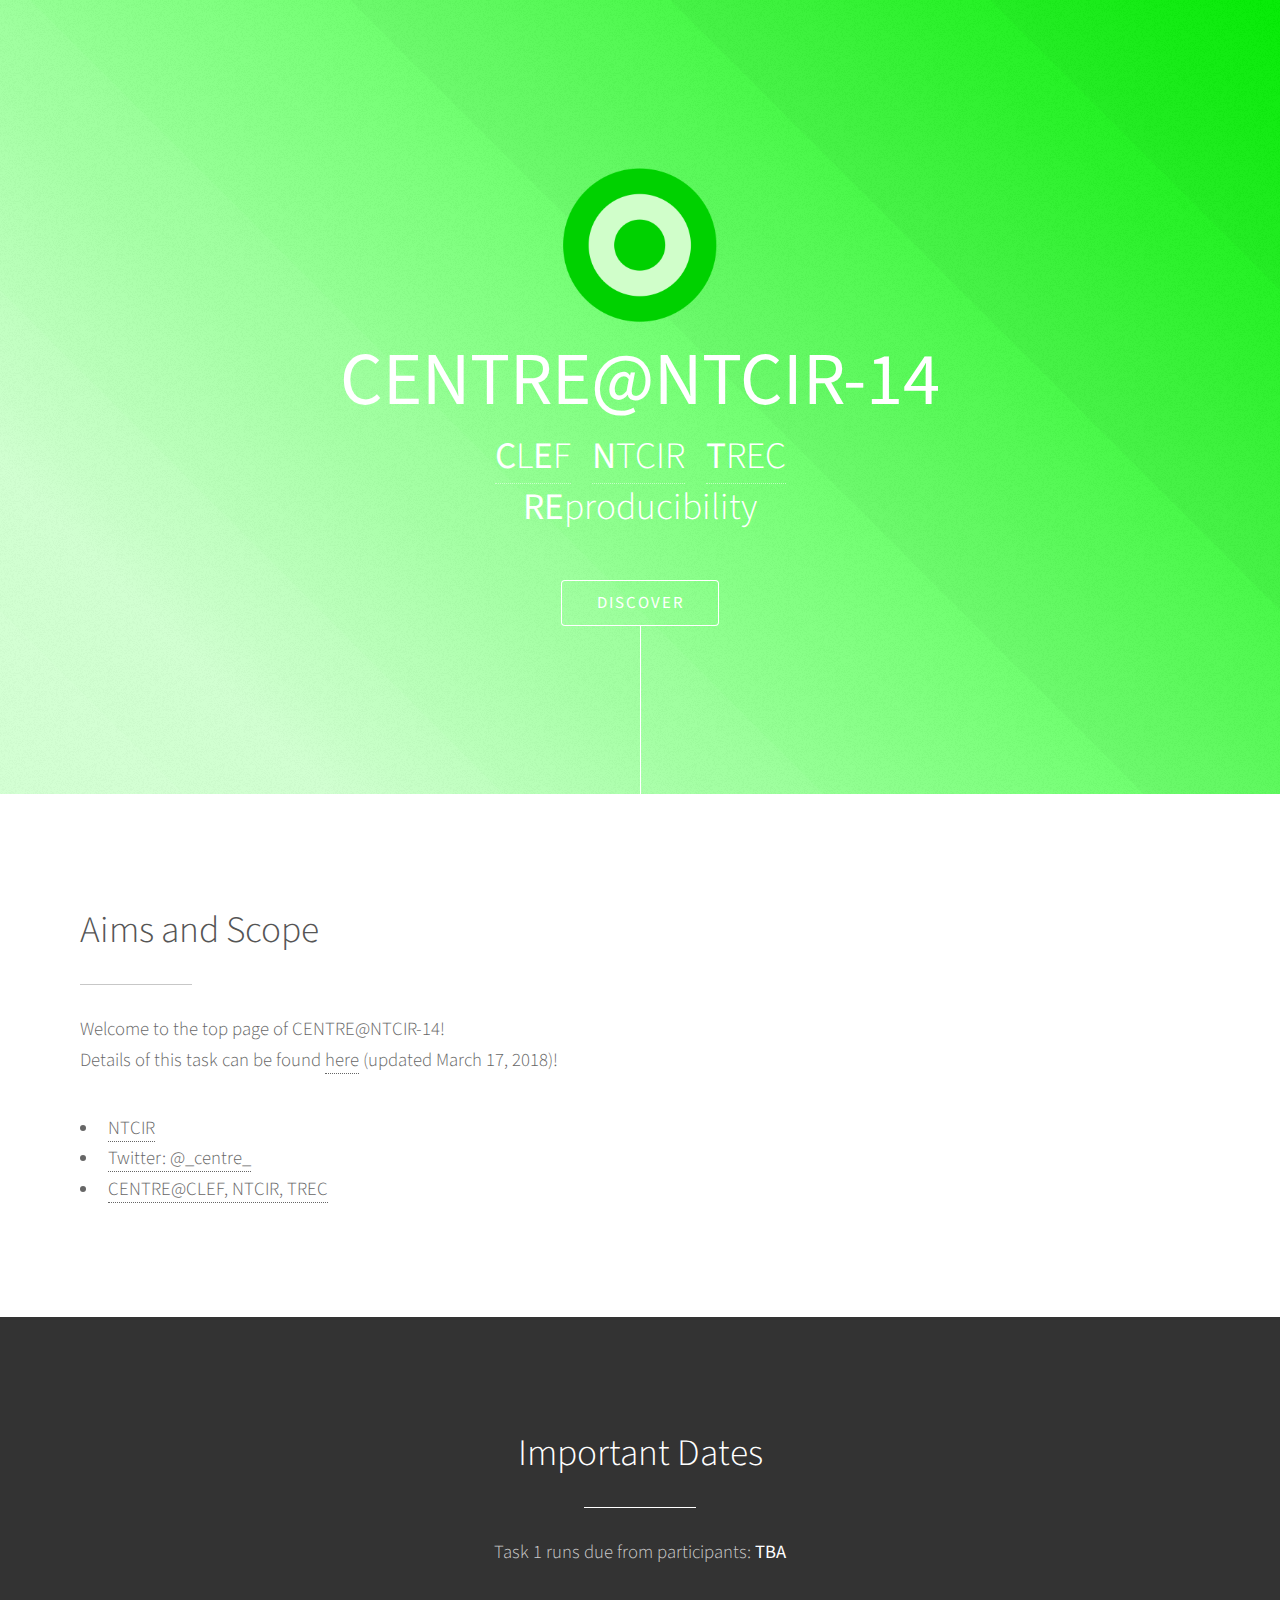
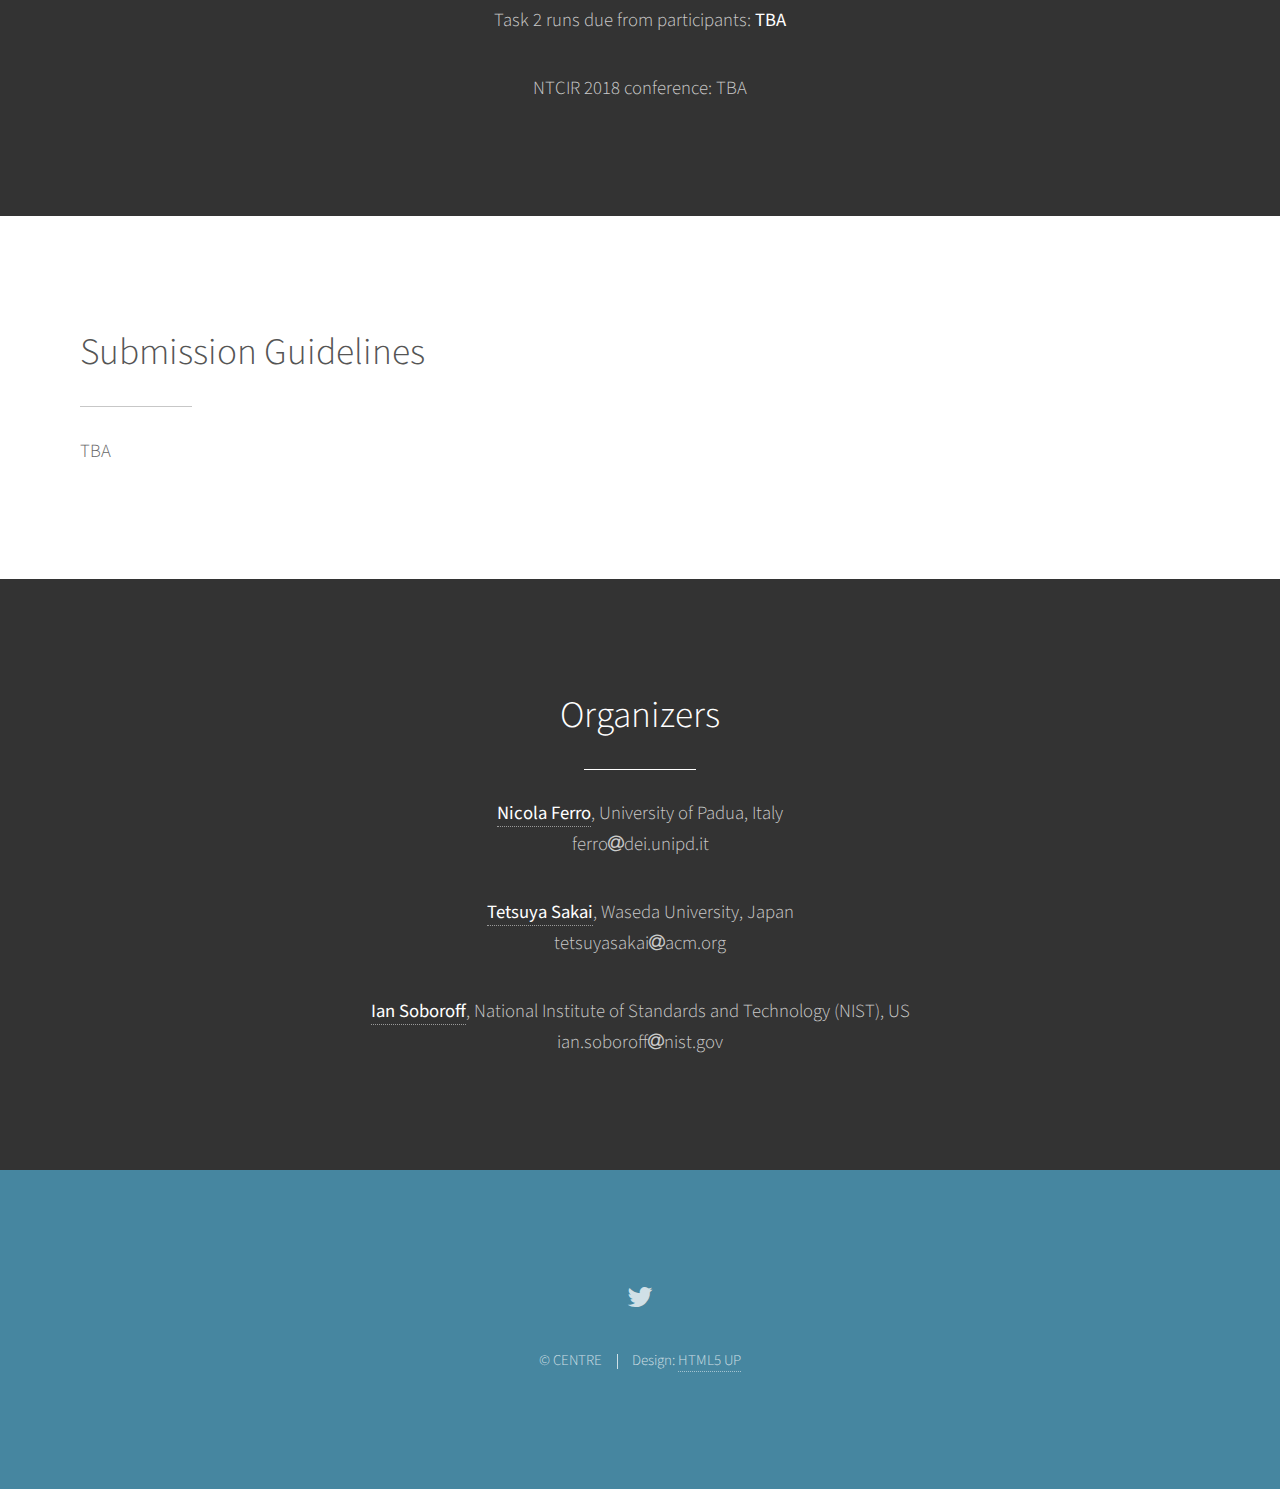
<file: ntcir14/index.html>
<!DOCTYPE HTML>
<!--
	Photon by HTML5 UP
	html5up.net | @ajlkn
	Free for personal and commercial use under the CCA 3.0 license (html5up.net/license)
-->
<html>
	<head>
		<title>CENTRE@NTCIR-14</title>
		<meta charset="utf-8" />
		<meta name="viewport" content="width=device-width, initial-scale=1" />
		<!--[if lte IE 8]><script src="../assets/js/ie/html5shiv.js"></script><![endif]-->
		<link rel="stylesheet" href="../assets/css/main.css" />
		<link rel="stylesheet" href="../assets/css/templateAdditions.css" />
		<!--[if lte IE 8]><link rel="stylesheet" href="../assets/css/ie8.css" /><![endif]-->
		<!--[if lte IE 9]><link rel="stylesheet" href="../assets/css/ie9.css" /><![endif]-->
		<link rel="icon" href="../images/NTCIRCentre.png" type="image/png" />

		<!-- Global site tag (gtag.js) - Google Analytics -->
		<script async src="https://www.googletagmanager.com/gtag/js?id=UA-110474478-1"></script>
		<script>
		window.dataLayer = window.dataLayer || [];
		function gtag(){dataLayer.push(arguments);}
		gtag('js', new Date());

		gtag('config', 'UA-110474478-1');
		</script>
	</head>
	<body>

		<!-- Header -->
			<section id="headerNtcir">
				<div class="inner">
					<!--<span class="icon major fa-cloud"></span>-->
					<span class="imagelogo"><img class = "image centrelogo" src="../images/NTCIRCentre.png" alt="" /></span>
					<h1><strong>CENTRE@NTCIR-14</strong><br /> </h1>
					<h2>
					<a href="http://www.clef-initiative.eu" target="_blank"><strong>C</strong>L<strong>E</strong>F</a> &nbsp;
					<a href="http://research.nii.ac.jp/ntcir/index-en.html" target="_blank"><strong>N</strong>TCIR</a> &nbsp;
					<a href="http://trec.nist.gov/" target="_blank"><strong>T</strong>REC</a>  <br />
					<strong>RE</strong>producibility<br /> 
					</h2>
					<ul class="actions">
						<li><a href="#one" class="button scrolly">Discover</a></li>
					</ul>
				</div>
			</section>

		<!-- One -->
			<section id="one" class="main style1">
				<div class="container">
					<div class="row 150%">
						<div class="12u 12u$(medium)">
							<header class="major">
								<h2>Aims and Scope</h2>
							</header>
							<p>Welcome to the top page of CENTRE@NTCIR-14!</br>
							Details of this task can be found <a href="https://waseda.box.com/CENTREatNTCIR-14" target="_blank">here</a> (updated March 17, 2018)!
							</p>
							<ul>
								<li><a href="http://research.nii.ac.jp/ntcir/index-en.html" target="_blank">NTCIR</a></li>
	    						<li><a href="https://twitter.com/_centre_" target="_blank">Twitter: @_centre_</a></li>
								<li><a href="http://www.centre-eval.org/" target="_blank">CENTRE@CLEF, NTCIR, TREC</a></li>
	    						<!-- <li><a href="http://sakailab.com/ntcir14centre/" target="_blank">CENTRE@NTCIR-14</a></li> -->
    						</ul>
							<!--<p class="textcenter">
							<span><a href="#" class="button special">Sign Up</a></span>
							</p>-->
						</div>
					</div>
				</div>
			</section>

		<!-- Two -->
			<section id="two" class="main style2 special">
				<div class="container">
					<!--<div class="row 150%">
						<div class="2u 12u$(medium)">
							<ul class="major-icons">
								<li><span class="icon style1 major fa-code"></span></li>
								<li><span class="icon style2 major fa-bolt"></span></li>
								<li><span class="icon style3 major fa-camera-retro"></span></li>
								<li><span class="icon style4 major fa-cog"></span></li>
								<li><span class="icon style5 major fa-desktop"></span></li>
								<li><span class="icon style6 major fa-calendar"></span></li>
							</ul>
						</div>-->
						<!--<div class="6u$ 12u$(medium)">-->
						<header class="major">
							<h2>Important Dates</h2>
						</header>
						<p>Task 1 runs due from participants: <strong>TBA</strong></p>
						<p>Task 2 runs due from participants: <strong>TBA</strong></p>
						<p>NTCIR 2018 conference: TBA</p>
						<!--</div>-->
					<!--</div>-->
				</div>
			</section>

		<!-- Three -->
			<section id="three" class="main style1">
				<div class="container">
					<header class="major">
						<h2>Submission Guidelines</h2>
					</header>
					<p>TBA</p>
					<!--<div class="row 150%">
						<div class="4u 12u$(medium)">
							<span class="image fit"><img src="images/pic02.jpg" alt="" /></span>
							<h3>Magna feugiat lorem</h3>
							<p>Adipiscing a commodo ante nunc magna lorem et interdum mi ante nunc lobortis non amet vis sed volutpat et nascetur.</p>
							<ul class="actions">
								<li><a href="#" class="button">More</a></li>
							</ul>
						</div>
						<div class="4u 12u$(medium)">
							<span class="image fit"><img src="images/pic03.jpg" alt="" /></span>
							<h3>Magna feugiat lorem</h3>
							<p>Adipiscing a commodo ante nunc magna lorem et interdum mi ante nunc lobortis non amet vis sed volutpat et nascetur.</p>
							<ul class="actions">
								<li><a href="#" class="button">More</a></li>
							</ul>
						</div>
						<div class="4u$ 12u$(medium)">
							<span class="image fit"><img src="images/pic04.jpg" alt="" /></span>
							<h3>Magna feugiat lorem</h3>
							<p>Adipiscing a commodo ante nunc magna lorem et interdum mi ante nunc lobortis non amet vis sed volutpat et nascetur.</p>
							<ul class="actions">
								<li><a href="#" class="button">More</a></li>
							</ul>
						</div>
					</div>-->
				</div>
			</section>

		<!-- Four -->
			<section id="four" class="main style2 special">
				<div class="container">
					<header class="major">
						<h2>Organizers</h2>
					</header>
					<p>
						<a href="http://www.dei.unipd.it/~ferro/" target="_blank"><strong>Nicola Ferro</strong></a>, University of Padua, Italy <br /><samp>ferro<i class="fa fa-at"></i>dei.unipd.it</samp>
					</p>
                    <p> 
                    	<a href="http://www.f.waseda.jp/tetsuya/sakai.html" target="_blank"><strong>Tetsuya Sakai</strong></a>, Waseda University, Japan <br /> <samp>tetsuyasakai<i class="fa fa-at"></i>acm.org</samp>
                    </p>
                    <p> 
                    	<a href="https://www.nist.gov/people/ian-soboroff" target="_blank"><strong>Ian Soboroff</strong></a>, National Institute of Standards and Technology (NIST), US <br /> <samp>ian.soboroff<i class="fa fa-at"></i>nist.gov</samp>
                    </p>
				</div>
			</section>

		<!-- Five -->
<!--		
			<section id="five" class="main style1">
				<div class="container">
					<header class="major special">
						<h2>Elements</h2>
					</header>

					<section>
						<h4>Text</h4>
						<p>This is <b>bold</b> and this is <strong>strong</strong>. This is <i>italic</i> and this is <em>emphasized</em>.
						This is <sup>superscript</sup> text and this is <sub>subscript</sub> text.
						This is <u>underlined</u> and this is code: <code>for (;;) { ... }</code>. Finally, <a href="#">this is a link</a>.</p>
						<hr />
						<header>
							<h4>Heading with a Subtitle</h4>
							<p>Lorem ipsum dolor sit amet nullam id egestas urna aliquam</p>
						</header>
						<p>Nunc lacinia ante nunc ac lobortis. Interdum adipiscing gravida odio porttitor sem non mi integer non faucibus ornare mi ut ante amet placerat aliquet. Volutpat eu sed ante lacinia sapien lorem accumsan varius montes viverra nibh in adipiscing blandit tempus accumsan.</p>
						<header>
							<h5>Heading with a Subtitle</h5>
							<p>Lorem ipsum dolor sit amet nullam id egestas urna aliquam</p>
						</header>
						<p>Nunc lacinia ante nunc ac lobortis. Interdum adipiscing gravida odio porttitor sem non mi integer non faucibus ornare mi ut ante amet placerat aliquet. Volutpat eu sed ante lacinia sapien lorem accumsan varius montes viverra nibh in adipiscing blandit tempus accumsan.</p>
						<hr />
						<h2>Heading Level 2</h2>
						<h3>Heading Level 3</h3>
						<h4>Heading Level 4</h4>
						<h5>Heading Level 5</h5>
						<h6>Heading Level 6</h6>
						<hr />
						<h5>Blockquote</h5>
						<blockquote>Fringilla nisl. Donec accumsan interdum nisi, quis tincidunt felis sagittis eget tempus euismod. Vestibulum ante ipsum primis in faucibus vestibulum. Blandit adipiscing eu felis iaculis volutpat ac adipiscing accumsan faucibus. Vestibulum ante ipsum primis in faucibus lorem ipsum dolor sit amet nullam adipiscing eu felis.</blockquote>
						<h5>Preformatted</h5>
						<pre><code>i = 0;

while (!deck.isInOrder()) {
print 'Iteration ' + i;
deck.shuffle();
i++;
}

print 'It took ' + i + ' iterations to sort the deck.';</code></pre>
					</section>

					<section>
						<h4>Lists</h4>
						<div class="row">
							<div class="6u 12u$(medium)">
								<h5>Unordered</h5>
								<ul>
									<li>Dolor pulvinar etiam.</li>
									<li>Sagittis adipiscing.</li>
									<li>Felis enim feugiat.</li>
								</ul>
								<h5>Alternate</h5>
								<ul class="alt">
									<li>Dolor pulvinar etiam.</li>
									<li>Sagittis adipiscing.</li>
									<li>Felis enim feugiat.</li>
								</ul>
							</div>
							<div class="6u$ 12u$(medium)">
								<h5>Ordered</h5>
								<ol>
									<li>Dolor pulvinar etiam.</li>
									<li>Etiam vel felis viverra.</li>
									<li>Felis enim feugiat.</li>
									<li>Dolor pulvinar etiam.</li>
									<li>Etiam vel felis lorem.</li>
									<li>Felis enim et feugiat.</li>
								</ol>
								<h5>Icons</h5>
								<ul class="icons">
									<li><a href="#" class="icon fa-twitter"><span class="label">Twitter</span></a></li>
									<li><a href="#" class="icon fa-facebook"><span class="label">Facebook</span></a></li>
									<li><a href="#" class="icon fa-instagram"><span class="label">Instagram</span></a></li>
									<li><a href="#" class="icon fa-github"><span class="label">Github</span></a></li>
								</ul>
							</div>
						</div>
						<h5>Actions</h5>
						<div class="row">
							<div class="6u 12u$(medium)">
								<ul class="actions">
									<li><a href="#" class="button special">Default</a></li>
									<li><a href="#" class="button">Default</a></li>
								</ul>
								<ul class="actions small">
									<li><a href="#" class="button special small">Small</a></li>
									<li><a href="#" class="button small">Small</a></li>
								</ul>
								<ul class="actions vertical">
									<li><a href="#" class="button special">Default</a></li>
									<li><a href="#" class="button">Default</a></li>
								</ul>
								<ul class="actions vertical small">
									<li><a href="#" class="button special small">Small</a></li>
									<li><a href="#" class="button small">Small</a></li>
								</ul>
							</div>
							<div class="6u 12u$(medium)">
								<ul class="actions vertical">
									<li><a href="#" class="button special fit">Default</a></li>
									<li><a href="#" class="button fit">Default</a></li>
								</ul>
								<ul class="actions vertical small">
									<li><a href="#" class="button special small fit">Small</a></li>
									<li><a href="#" class="button small fit">Small</a></li>
								</ul>
							</div>
						</div>
					</section>

					<section>
						<h4>Table</h4>
						<h5>Default</h5>
						<div class="table-wrapper">
							<table>
								<thead>
									<tr>
										<th>Name</th>
										<th>Description</th>
										<th>Price</th>
									</tr>
								</thead>
								<tbody>
									<tr>
										<td>Item One</td>
										<td>Ante turpis integer aliquet porttitor.</td>
										<td>29.99</td>
									</tr>
									<tr>
										<td>Item Two</td>
										<td>Vis ac commodo adipiscing arcu aliquet.</td>
										<td>19.99</td>
									</tr>
									<tr>
										<td>Item Three</td>
										<td> Morbi faucibus arcu accumsan lorem.</td>
										<td>29.99</td>
									</tr>
									<tr>
										<td>Item Four</td>
										<td>Vitae integer tempus condimentum.</td>
										<td>19.99</td>
									</tr>
									<tr>
										<td>Item Five</td>
										<td>Ante turpis integer aliquet porttitor.</td>
										<td>29.99</td>
									</tr>
								</tbody>
								<tfoot>
									<tr>
										<td colspan="2"></td>
										<td>100.00</td>
									</tr>
								</tfoot>
							</table>
						</div>

						<h5>Alternate</h5>
						<div class="table-wrapper">
							<table class="alt">
								<thead>
									<tr>
										<th>Name</th>
										<th>Description</th>
										<th>Price</th>
									</tr>
								</thead>
								<tbody>
									<tr>
										<td>Item One</td>
										<td>Ante turpis integer aliquet porttitor.</td>
										<td>29.99</td>
									</tr>
									<tr>
										<td>Item Two</td>
										<td>Vis ac commodo adipiscing arcu aliquet.</td>
										<td>19.99</td>
									</tr>
									<tr>
										<td>Item Three</td>
										<td> Morbi faucibus arcu accumsan lorem.</td>
										<td>29.99</td>
									</tr>
									<tr>
										<td>Item Four</td>
										<td>Vitae integer tempus condimentum.</td>
										<td>19.99</td>
									</tr>
									<tr>
										<td>Item Five</td>
										<td>Ante turpis integer aliquet porttitor.</td>
										<td>29.99</td>
									</tr>
								</tbody>
								<tfoot>
									<tr>
										<td colspan="2"></td>
										<td>100.00</td>
									</tr>
								</tfoot>
							</table>
						</div>
					</section>

					<section>
						<h4>Buttons</h4>
						<ul class="actions">
							<li><a href="#" class="button special">Special</a></li>
							<li><a href="#" class="button">Default</a></li>
						</ul>
						<ul class="actions">
							<li><a href="#" class="button big">Big</a></li>
							<li><a href="#" class="button">Default</a></li>
							<li><a href="#" class="button small">Small</a></li>
						</ul>
						<ul class="actions fit">
							<li><a href="#" class="button fit">Fit</a></li>
							<li><a href="#" class="button special fit">Fit</a></li>
							<li><a href="#" class="button fit">Fit</a></li>
						</ul>
						<ul class="actions fit small">
							<li><a href="#" class="button special fit small">Fit + Small</a></li>
							<li><a href="#" class="button fit small">Fit + Small</a></li>
							<li><a href="#" class="button special fit small">Fit + Small</a></li>
						</ul>
						<ul class="actions">
							<li><a href="#" class="button special icon fa-download">Icon</a></li>
							<li><a href="#" class="button icon fa-download">Icon</a></li>
						</ul>
						<ul class="actions">
							<li><span class="button special disabled">Disabled</span></li>
							<li><span class="button disabled">Disabled</span></li>
						</ul>
					</section>

					<section>
						<h4>Form</h4>
						<form method="post" action="#">
							<div class="row uniform 50%">
								<div class="6u 12u$(xsmall)">
									<input type="text" name="demo-name" id="demo-name" value="" placeholder="Name" />
								</div>
								<div class="6u$ 12u$(xsmall)">
									<input type="email" name="demo-email" id="demo-email" value="" placeholder="Email" />
								</div>
								<div class="12u$">
									<div class="select-wrapper">
										<select name="demo-category" id="demo-category">
											<option value="">- Category -</option>
											<option value="1">Manufacturing</option>
											<option value="1">Shipping</option>
											<option value="1">Administration</option>
											<option value="1">Human Resources</option>
										</select>
									</div>
								</div>
								<div class="4u 12u$(small)">
									<input type="radio" id="demo-priority-low" name="demo-priority" checked>
									<label for="demo-priority-low">Low</label>
								</div>
								<div class="4u 12u$(small)">
									<input type="radio" id="demo-priority-normal" name="demo-priority">
									<label for="demo-priority-normal">Normal</label>
								</div>
								<div class="4u$ 12u$(small)">
									<input type="radio" id="demo-priority-high" name="demo-priority">
									<label for="demo-priority-high">High</label>
								</div>
								<div class="6u 12u$(small)">
									<input type="checkbox" id="demo-copy" name="demo-copy">
									<label for="demo-copy">Email me a copy</label>
								</div>
								<div class="6u$ 12u$(small)">
									<input type="checkbox" id="demo-human" name="demo-human" checked>
									<label for="demo-human">Not a robot</label>
								</div>
								<div class="12u$">
									<textarea name="demo-message" id="demo-message" placeholder="Enter your message" rows="6"></textarea>
								</div>
								<div class="12u$">
									<ul class="actions">
										<li><input type="submit" value="Send Message" class="special" /></li>
										<li><input type="reset" value="Reset" /></li>
									</ul>
								</div>
							</div>
						</form>
					</section>

					<section>
						<h4>Image</h4>
						<h5>Fit</h5>
						<div class="box alt">
							<div class="row uniform 50%">
								<div class="12u"><span class="image fit"><img src="images/pic06.jpg" alt="" /></span></div>
								<div class="4u"><span class="image fit"><img src="images/pic02.jpg" alt="" /></span></div>
								<div class="4u"><span class="image fit"><img src="images/pic03.jpg" alt="" /></span></div>
								<div class="4u"><span class="image fit"><img src="images/pic04.jpg" alt="" /></span></div>
								<div class="4u"><span class="image fit"><img src="images/pic03.jpg" alt="" /></span></div>
								<div class="4u"><span class="image fit"><img src="images/pic04.jpg" alt="" /></span></div>
								<div class="4u"><span class="image fit"><img src="images/pic02.jpg" alt="" /></span></div>
								<div class="4u"><span class="image fit"><img src="images/pic04.jpg" alt="" /></span></div>
								<div class="4u"><span class="image fit"><img src="images/pic02.jpg" alt="" /></span></div>
								<div class="4u"><span class="image fit"><img src="images/pic03.jpg" alt="" /></span></div>
							</div>
						</div>
						<h5>Left &amp; Right</h5>
						<p><span class="image left"><img src="images/pic05.jpg" alt="" /></span>Fringilla nisl. Donec accumsan interdum nisi, quis tincidunt felis sagittis eget. tempus euismod. Vestibulum ante ipsum primis in faucibus vestibulum. Blandit adipiscing eu felis iaculis volutpat ac adipiscing accumsan eu faucibus. Integer ac pellentesque praesent tincidunt felis sagittis eget. tempus euismod. Vestibulum ante ipsum primis in faucibus vestibulum. Blandit adipiscing eu felis iaculis volutpat ac adipiscing accumsan eu faucibus. Integer ac pellentesque praesent. Donec accumsan interdum nisi, quis tincidunt felis sagittis eget. tempus euismod. Vestibulum ante ipsum primis in faucibus vestibulum. Blandit adipiscing eu felis iaculis volutpat ac adipiscing accumsan eu faucibus. Integer ac pellentesque praesent tincidunt felis sagittis eget. tempus euismod. Vestibulum ante ipsum primis in faucibus vestibulum. Blandit adipiscing eu felis iaculis volutpat ac adipiscing accumsan eu faucibus. Integer ac pellentesque praesent. Blandit adipiscing eu felis iaculis volutpat ac adipiscing accumsan eu faucibus. Integer ac pellentesque praesent tincidunt felis sagittis eget. tempus euismod. Vestibulum ante ipsum primis in faucibus vestibulum. Blandit adipiscing eu felis iaculis volutpat ac adipiscing accumsan eu faucibus. Integer ac pellentesque praesent.</p>
						<p><span class="image right"><img src="images/pic05.jpg" alt="" /></span>Fringilla nisl. Donec accumsan interdum nisi, quis tincidunt felis sagittis eget. tempus euismod. Vestibulum ante ipsum primis in faucibus vestibulum. Blandit adipiscing eu felis iaculis volutpat ac adipiscing accumsan eu faucibus. Integer ac pellentesque praesent tincidunt felis sagittis eget. tempus euismod. Vestibulum ante ipsum primis in faucibus vestibulum. Blandit adipiscing eu felis iaculis volutpat ac adipiscing accumsan eu faucibus. Integer ac pellentesque praesent. Donec accumsan interdum nisi, quis tincidunt felis sagittis eget. tempus euismod. Vestibulum ante ipsum primis in faucibus vestibulum. Blandit adipiscing eu felis iaculis volutpat ac adipiscing accumsan eu faucibus. Integer ac pellentesque praesent tincidunt felis sagittis eget. tempus euismod. Vestibulum ante ipsum primis in faucibus vestibulum. Blandit adipiscing eu felis iaculis volutpat ac adipiscing accumsan eu faucibus. Integer ac pellentesque praesent. Blandit adipiscing eu felis iaculis volutpat ac adipiscing accumsan eu faucibus. Integer ac pellentesque praesent tincidunt felis sagittis eget. tempus euismod. Vestibulum ante ipsum primis in faucibus vestibulum. Blandit adipiscing eu felis iaculis volutpat ac adipiscing accumsan eu faucibus. Integer ac pellentesque praesent.</p>
					</section>

				</div>
			</section>
-->

		<!-- Footer -->
			<section id="footerNtcir">
				<ul class="icons">
					<li><a href="https://twitter.com/_centre_" target="_blank" class="icon alt fa-twitter"><span class="label">Twitter</span></a></li>
					<!--
					<li><a href="#" class="icon alt fa-facebook"><span class="label">Facebook</span></a></li>
					<li><a href="#" class="icon alt fa-instagram"><span class="label">Instagram</span></a></li>
					<li><a href="#" class="icon alt fa-github"><span class="label">GitHub</span></a></li>
					<li><a href="#" class="icon alt fa-envelope"><span class="label">Email</span></a></li>
					-->
				</ul>
				<ul class="copyright">
					<li>&copy; CENTRE</li><li>Design: <a href="http://html5up.net" target="_blank">HTML5 UP</a></li>
				</ul>
			</section>

		<!-- Scripts -->
			<script src="../assets/js/jquery.min.js"></script>
			<script src="../assets/js/jquery.scrolly.min.js"></script>
			<script src="../assets/js/skel.min.js"></script>
			<script src="../assets/js/util.js"></script>
			<!--[if lte IE 8]><script src="../assets/js/ie/respond.min.js"></script><![endif]-->
			<script src="../assets/js/main.js"></script>

	</body>
</html>
</file>
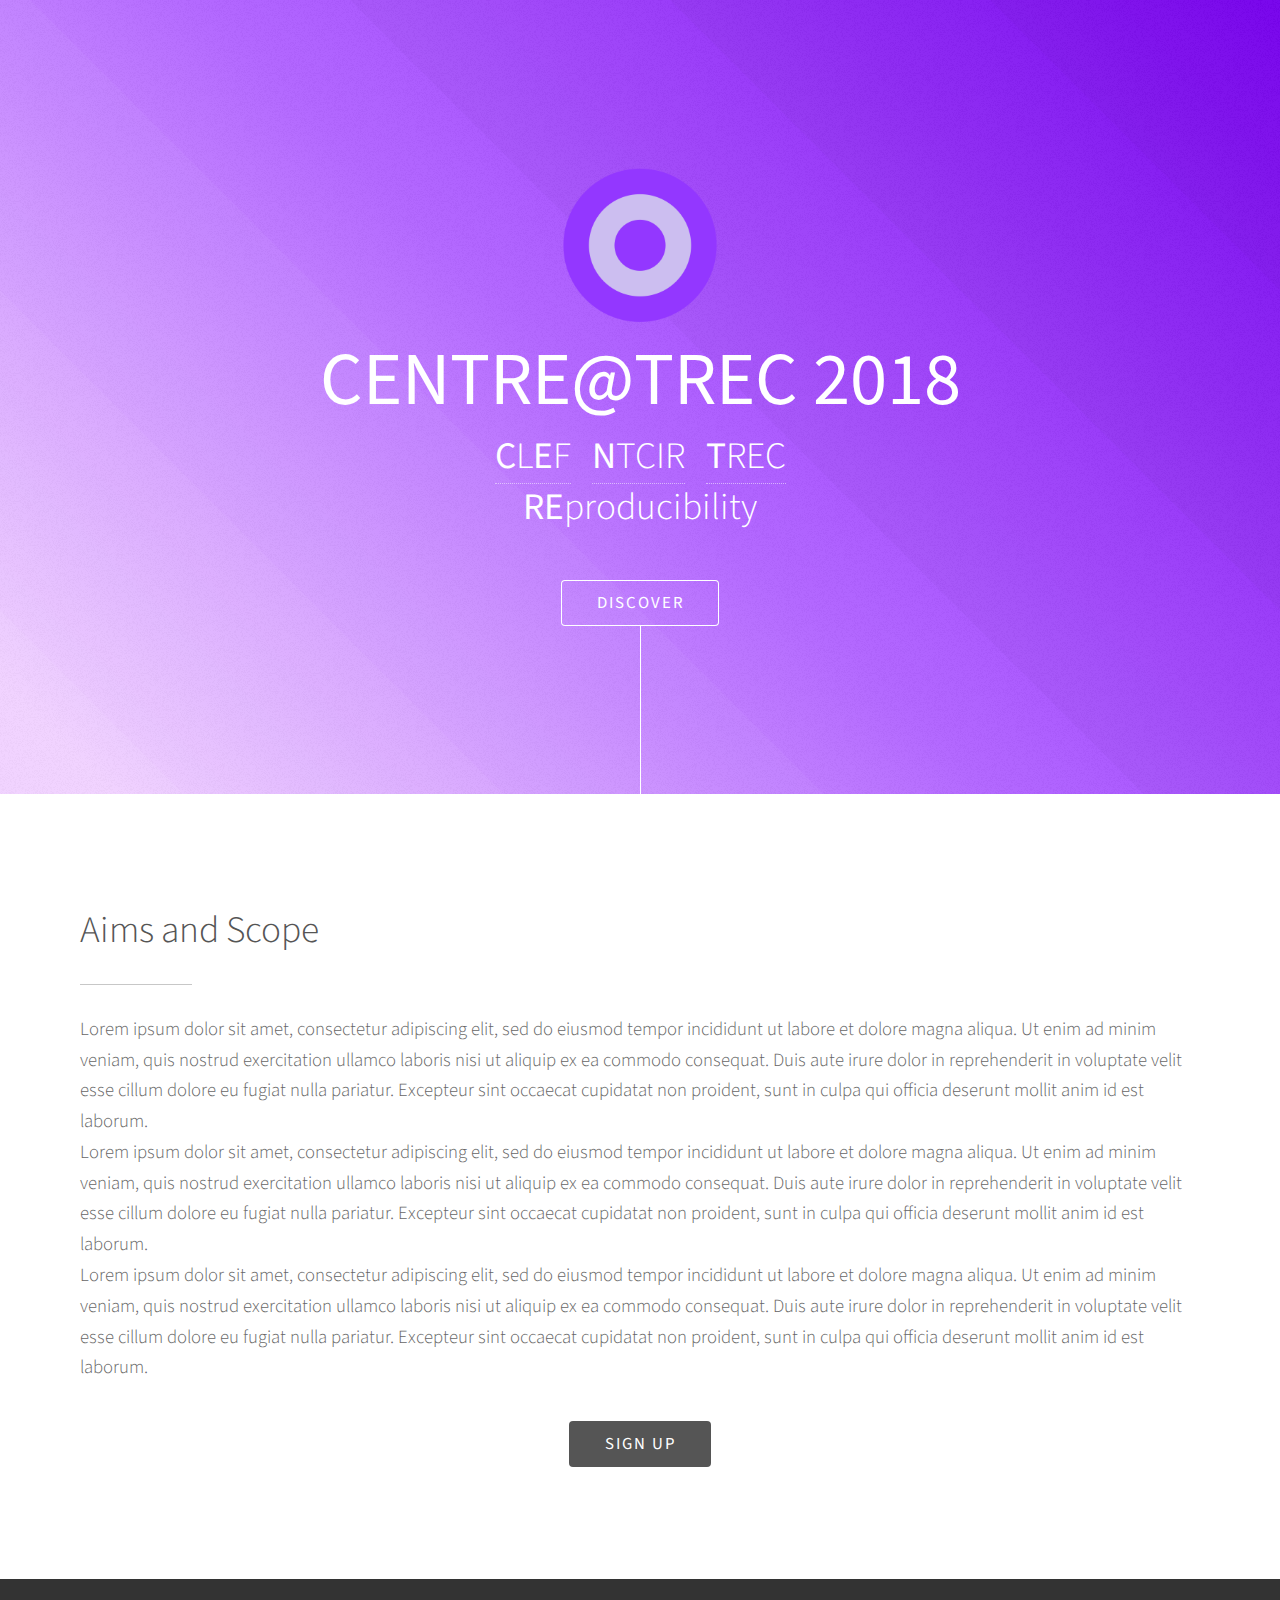
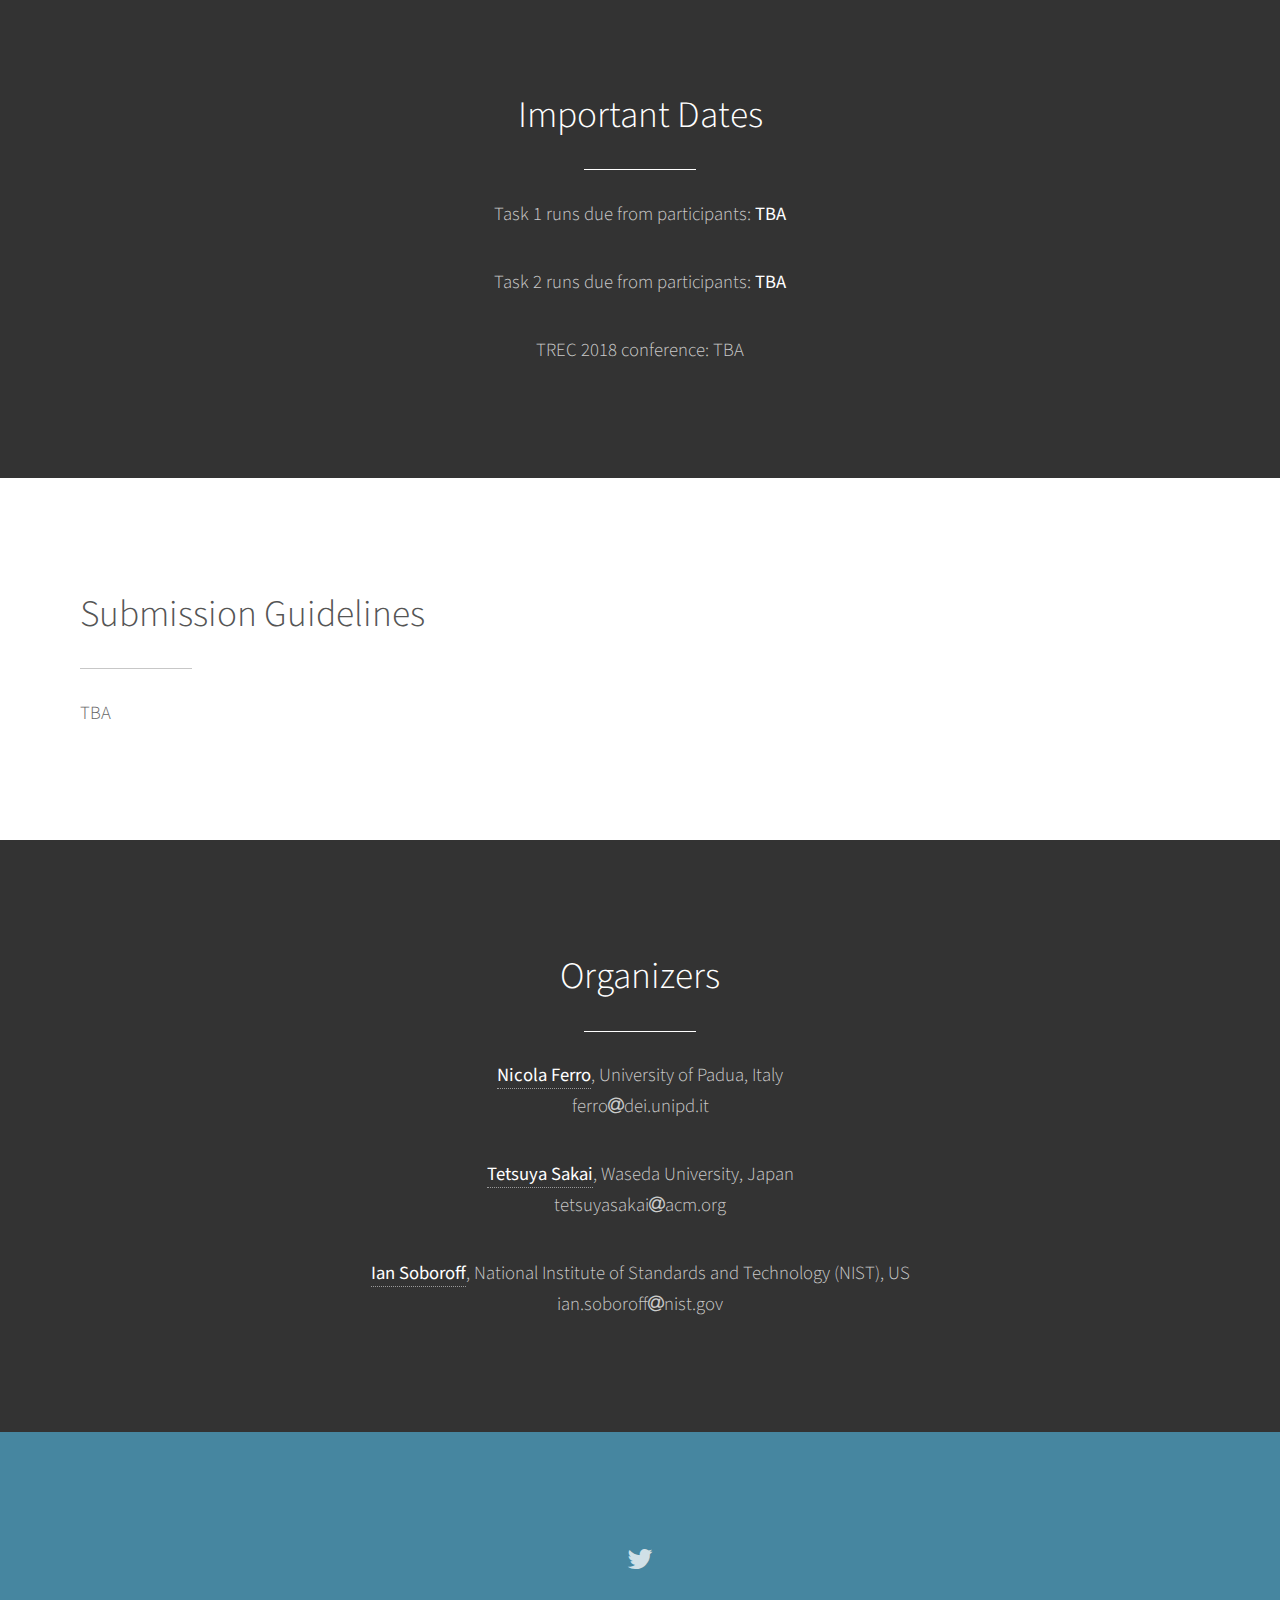
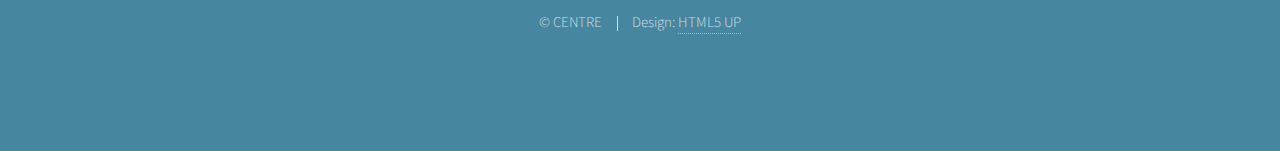
<file: trec2018/index.html>
<!DOCTYPE HTML>
<!--
	Photon by HTML5 UP
	html5up.net | @ajlkn
	Free for personal and commercial use under the CCA 3.0 license (html5up.net/license)
-->
<html>
	<head>
		<title>CENTRE@TREC 2018</title>
		<meta charset="utf-8" />
		<meta name="viewport" content="width=device-width, initial-scale=1" />
		<!--[if lte IE 8]><script src="../assets/js/ie/html5shiv.js"></script><![endif]-->
		<link rel="stylesheet" href="../assets/css/main.css" />
		<link rel="stylesheet" href="../assets/css/templateAdditions.css" />
		<!--[if lte IE 8]><link rel="stylesheet" href="../assets/css/ie8.css" /><![endif]-->
		<!--[if lte IE 9]><link rel="stylesheet" href="../assets/css/ie9.css" /><![endif]-->
		<link rel="icon" href="../images/TRECCentre.png" type="image/png" />

		<!-- Global site tag (gtag.js) - Google Analytics -->
		<script async src="https://www.googletagmanager.com/gtag/js?id=UA-110474478-1"></script>
		<script>
		window.dataLayer = window.dataLayer || [];
		function gtag(){dataLayer.push(arguments);}
		gtag('js', new Date());

		gtag('config', 'UA-110474478-1');
		</script>
	</head>
	<body>

		<!-- Header -->
			<section id="headerTrec">
				<div class="inner">
					<!--<span class="icon major fa-cloud"></span>-->
					<span class="imagelogo"><img class = "image centrelogo" src="../images/TRECCentre.png" alt="" /></span>
					<h1><strong>CENTRE@TREC 2018</strong><br /> </h1>
					<h2>
					<a href="http://www.clef-initiative.eu" target="_blank"><strong>C</strong>L<strong>E</strong>F</a> &nbsp;
					<a href="http://research.nii.ac.jp/ntcir/index-en.html" target="_blank"><strong>N</strong>TCIR</a> &nbsp;
					<a href="http://trec.nist.gov/" target="_blank"><strong>T</strong>REC</a>  <br />
					<strong>RE</strong>producibility<br /> 
					</h2>
					<ul class="actions">
						<li><a href="#one" class="button scrolly">Discover</a></li>
					</ul>
				</div>
			</section>

		<!-- One -->
			<section id="one" class="main style1">
				<div class="container">
					<div class="row 150%">
						<div class="12u 12u$(medium)">
							<header class="major">
								<h2>Aims and Scope</h2>
							</header>
							<p>Lorem ipsum dolor sit amet, consectetur adipiscing elit, sed do eiusmod tempor incididunt ut labore et dolore magna aliqua. Ut enim ad minim veniam, quis nostrud exercitation ullamco laboris nisi ut aliquip ex ea commodo consequat. Duis aute irure dolor in reprehenderit in voluptate velit esse cillum dolore eu fugiat nulla pariatur. Excepteur sint occaecat cupidatat non proident, sunt in culpa qui officia deserunt mollit anim id est laborum.<br />

							Lorem ipsum dolor sit amet, consectetur adipiscing elit, sed do eiusmod tempor incididunt ut labore et dolore magna aliqua. Ut enim ad minim veniam, quis nostrud exercitation ullamco laboris nisi ut aliquip ex ea commodo consequat. Duis aute irure dolor in reprehenderit in voluptate velit esse cillum dolore eu fugiat nulla pariatur. Excepteur sint occaecat cupidatat non proident, sunt in culpa qui officia deserunt mollit anim id est laborum.<br />

							Lorem ipsum dolor sit amet, consectetur adipiscing elit, sed do eiusmod tempor incididunt ut labore et dolore magna aliqua. Ut enim ad minim veniam, quis nostrud exercitation ullamco laboris nisi ut aliquip ex ea commodo consequat. Duis aute irure dolor in reprehenderit in voluptate velit esse cillum dolore eu fugiat nulla pariatur. Excepteur sint occaecat cupidatat non proident, sunt in culpa qui officia deserunt mollit anim id est laborum.<br />


							</p>
							<p class="textcenter">
							<span><a href="#" class="button special">Sign Up</a></span>
							</p>
						</div>
					</div>
				</div>
			</section>

		<!-- Two -->
			<section id="two" class="main style2 special">
				<div class="container">
					<!--<div class="row 150%">
						<div class="2u 12u$(medium)">
							<ul class="major-icons">
								<li><span class="icon style1 major fa-code"></span></li>
								<li><span class="icon style2 major fa-bolt"></span></li>
								<li><span class="icon style3 major fa-camera-retro"></span></li>
								<li><span class="icon style4 major fa-cog"></span></li>
								<li><span class="icon style5 major fa-desktop"></span></li>
								<li><span class="icon style6 major fa-calendar"></span></li>
							</ul>
						</div>-->
						<!--<div class="6u$ 12u$(medium)">-->
						<header class="major">
							<h2>Important Dates</h2>
						</header>
						<p>Task 1 runs due from participants: <strong>TBA</strong></p>
						<p>Task 2 runs due from participants: <strong>TBA</strong></p>
						<p>TREC 2018 conference: TBA</p>
						<!--</div>-->
					<!--</div>-->
				</div>
			</section>

		<!-- Three -->
			<section id="three" class="main style1">
				<div class="container">
					<header class="major">
						<h2>Submission Guidelines</h2>
					</header>
					<p>TBA</p>
					<!--<div class="row 150%">
						<div class="4u 12u$(medium)">
							<span class="image fit"><img src="images/pic02.jpg" alt="" /></span>
							<h3>Magna feugiat lorem</h3>
							<p>Adipiscing a commodo ante nunc magna lorem et interdum mi ante nunc lobortis non amet vis sed volutpat et nascetur.</p>
							<ul class="actions">
								<li><a href="#" class="button">More</a></li>
							</ul>
						</div>
						<div class="4u 12u$(medium)">
							<span class="image fit"><img src="images/pic03.jpg" alt="" /></span>
							<h3>Magna feugiat lorem</h3>
							<p>Adipiscing a commodo ante nunc magna lorem et interdum mi ante nunc lobortis non amet vis sed volutpat et nascetur.</p>
							<ul class="actions">
								<li><a href="#" class="button">More</a></li>
							</ul>
						</div>
						<div class="4u$ 12u$(medium)">
							<span class="image fit"><img src="images/pic04.jpg" alt="" /></span>
							<h3>Magna feugiat lorem</h3>
							<p>Adipiscing a commodo ante nunc magna lorem et interdum mi ante nunc lobortis non amet vis sed volutpat et nascetur.</p>
							<ul class="actions">
								<li><a href="#" class="button">More</a></li>
							</ul>
						</div>
					</div>-->
				</div>
			</section>

		<!-- Four -->
			<section id="four" class="main style2 special">
				<div class="container">
					<header class="major">
						<h2>Organizers</h2>
					</header>
					<p>
						<a href="http://www.dei.unipd.it/~ferro/" target="_blank"><strong>Nicola Ferro</strong></a>, University of Padua, Italy <br /><samp>ferro<i class="fa fa-at"></i>dei.unipd.it</samp>
					</p>
                    <p> 
                    	<a href="http://www.f.waseda.jp/tetsuya/sakai.html" target="_blank"><strong>Tetsuya Sakai</strong></a>, Waseda University, Japan <br /> <samp>tetsuyasakai<i class="fa fa-at"></i>acm.org</samp>
                    </p>
                    <p> 
                    	<a href="https://www.nist.gov/people/ian-soboroff" target="_blank"><strong>Ian Soboroff</strong></a>, National Institute of Standards and Technology (NIST), US <br /> <samp>ian.soboroff<i class="fa fa-at"></i>nist.gov</samp>
                    </p>
				</div>
			</section>

		<!-- Five -->
<!--		
			<section id="five" class="main style1">
				<div class="container">
					<header class="major special">
						<h2>Elements</h2>
					</header>

					<section>
						<h4>Text</h4>
						<p>This is <b>bold</b> and this is <strong>strong</strong>. This is <i>italic</i> and this is <em>emphasized</em>.
						This is <sup>superscript</sup> text and this is <sub>subscript</sub> text.
						This is <u>underlined</u> and this is code: <code>for (;;) { ... }</code>. Finally, <a href="#">this is a link</a>.</p>
						<hr />
						<header>
							<h4>Heading with a Subtitle</h4>
							<p>Lorem ipsum dolor sit amet nullam id egestas urna aliquam</p>
						</header>
						<p>Nunc lacinia ante nunc ac lobortis. Interdum adipiscing gravida odio porttitor sem non mi integer non faucibus ornare mi ut ante amet placerat aliquet. Volutpat eu sed ante lacinia sapien lorem accumsan varius montes viverra nibh in adipiscing blandit tempus accumsan.</p>
						<header>
							<h5>Heading with a Subtitle</h5>
							<p>Lorem ipsum dolor sit amet nullam id egestas urna aliquam</p>
						</header>
						<p>Nunc lacinia ante nunc ac lobortis. Interdum adipiscing gravida odio porttitor sem non mi integer non faucibus ornare mi ut ante amet placerat aliquet. Volutpat eu sed ante lacinia sapien lorem accumsan varius montes viverra nibh in adipiscing blandit tempus accumsan.</p>
						<hr />
						<h2>Heading Level 2</h2>
						<h3>Heading Level 3</h3>
						<h4>Heading Level 4</h4>
						<h5>Heading Level 5</h5>
						<h6>Heading Level 6</h6>
						<hr />
						<h5>Blockquote</h5>
						<blockquote>Fringilla nisl. Donec accumsan interdum nisi, quis tincidunt felis sagittis eget tempus euismod. Vestibulum ante ipsum primis in faucibus vestibulum. Blandit adipiscing eu felis iaculis volutpat ac adipiscing accumsan faucibus. Vestibulum ante ipsum primis in faucibus lorem ipsum dolor sit amet nullam adipiscing eu felis.</blockquote>
						<h5>Preformatted</h5>
						<pre><code>i = 0;

while (!deck.isInOrder()) {
print 'Iteration ' + i;
deck.shuffle();
i++;
}

print 'It took ' + i + ' iterations to sort the deck.';</code></pre>
					</section>

					<section>
						<h4>Lists</h4>
						<div class="row">
							<div class="6u 12u$(medium)">
								<h5>Unordered</h5>
								<ul>
									<li>Dolor pulvinar etiam.</li>
									<li>Sagittis adipiscing.</li>
									<li>Felis enim feugiat.</li>
								</ul>
								<h5>Alternate</h5>
								<ul class="alt">
									<li>Dolor pulvinar etiam.</li>
									<li>Sagittis adipiscing.</li>
									<li>Felis enim feugiat.</li>
								</ul>
							</div>
							<div class="6u$ 12u$(medium)">
								<h5>Ordered</h5>
								<ol>
									<li>Dolor pulvinar etiam.</li>
									<li>Etiam vel felis viverra.</li>
									<li>Felis enim feugiat.</li>
									<li>Dolor pulvinar etiam.</li>
									<li>Etiam vel felis lorem.</li>
									<li>Felis enim et feugiat.</li>
								</ol>
								<h5>Icons</h5>
								<ul class="icons">
									<li><a href="#" class="icon fa-twitter"><span class="label">Twitter</span></a></li>
									<li><a href="#" class="icon fa-facebook"><span class="label">Facebook</span></a></li>
									<li><a href="#" class="icon fa-instagram"><span class="label">Instagram</span></a></li>
									<li><a href="#" class="icon fa-github"><span class="label">Github</span></a></li>
								</ul>
							</div>
						</div>
						<h5>Actions</h5>
						<div class="row">
							<div class="6u 12u$(medium)">
								<ul class="actions">
									<li><a href="#" class="button special">Default</a></li>
									<li><a href="#" class="button">Default</a></li>
								</ul>
								<ul class="actions small">
									<li><a href="#" class="button special small">Small</a></li>
									<li><a href="#" class="button small">Small</a></li>
								</ul>
								<ul class="actions vertical">
									<li><a href="#" class="button special">Default</a></li>
									<li><a href="#" class="button">Default</a></li>
								</ul>
								<ul class="actions vertical small">
									<li><a href="#" class="button special small">Small</a></li>
									<li><a href="#" class="button small">Small</a></li>
								</ul>
							</div>
							<div class="6u 12u$(medium)">
								<ul class="actions vertical">
									<li><a href="#" class="button special fit">Default</a></li>
									<li><a href="#" class="button fit">Default</a></li>
								</ul>
								<ul class="actions vertical small">
									<li><a href="#" class="button special small fit">Small</a></li>
									<li><a href="#" class="button small fit">Small</a></li>
								</ul>
							</div>
						</div>
					</section>

					<section>
						<h4>Table</h4>
						<h5>Default</h5>
						<div class="table-wrapper">
							<table>
								<thead>
									<tr>
										<th>Name</th>
										<th>Description</th>
										<th>Price</th>
									</tr>
								</thead>
								<tbody>
									<tr>
										<td>Item One</td>
										<td>Ante turpis integer aliquet porttitor.</td>
										<td>29.99</td>
									</tr>
									<tr>
										<td>Item Two</td>
										<td>Vis ac commodo adipiscing arcu aliquet.</td>
										<td>19.99</td>
									</tr>
									<tr>
										<td>Item Three</td>
										<td> Morbi faucibus arcu accumsan lorem.</td>
										<td>29.99</td>
									</tr>
									<tr>
										<td>Item Four</td>
										<td>Vitae integer tempus condimentum.</td>
										<td>19.99</td>
									</tr>
									<tr>
										<td>Item Five</td>
										<td>Ante turpis integer aliquet porttitor.</td>
										<td>29.99</td>
									</tr>
								</tbody>
								<tfoot>
									<tr>
										<td colspan="2"></td>
										<td>100.00</td>
									</tr>
								</tfoot>
							</table>
						</div>

						<h5>Alternate</h5>
						<div class="table-wrapper">
							<table class="alt">
								<thead>
									<tr>
										<th>Name</th>
										<th>Description</th>
										<th>Price</th>
									</tr>
								</thead>
								<tbody>
									<tr>
										<td>Item One</td>
										<td>Ante turpis integer aliquet porttitor.</td>
										<td>29.99</td>
									</tr>
									<tr>
										<td>Item Two</td>
										<td>Vis ac commodo adipiscing arcu aliquet.</td>
										<td>19.99</td>
									</tr>
									<tr>
										<td>Item Three</td>
										<td> Morbi faucibus arcu accumsan lorem.</td>
										<td>29.99</td>
									</tr>
									<tr>
										<td>Item Four</td>
										<td>Vitae integer tempus condimentum.</td>
										<td>19.99</td>
									</tr>
									<tr>
										<td>Item Five</td>
										<td>Ante turpis integer aliquet porttitor.</td>
										<td>29.99</td>
									</tr>
								</tbody>
								<tfoot>
									<tr>
										<td colspan="2"></td>
										<td>100.00</td>
									</tr>
								</tfoot>
							</table>
						</div>
					</section>

					<section>
						<h4>Buttons</h4>
						<ul class="actions">
							<li><a href="#" class="button special">Special</a></li>
							<li><a href="#" class="button">Default</a></li>
						</ul>
						<ul class="actions">
							<li><a href="#" class="button big">Big</a></li>
							<li><a href="#" class="button">Default</a></li>
							<li><a href="#" class="button small">Small</a></li>
						</ul>
						<ul class="actions fit">
							<li><a href="#" class="button fit">Fit</a></li>
							<li><a href="#" class="button special fit">Fit</a></li>
							<li><a href="#" class="button fit">Fit</a></li>
						</ul>
						<ul class="actions fit small">
							<li><a href="#" class="button special fit small">Fit + Small</a></li>
							<li><a href="#" class="button fit small">Fit + Small</a></li>
							<li><a href="#" class="button special fit small">Fit + Small</a></li>
						</ul>
						<ul class="actions">
							<li><a href="#" class="button special icon fa-download">Icon</a></li>
							<li><a href="#" class="button icon fa-download">Icon</a></li>
						</ul>
						<ul class="actions">
							<li><span class="button special disabled">Disabled</span></li>
							<li><span class="button disabled">Disabled</span></li>
						</ul>
					</section>

					<section>
						<h4>Form</h4>
						<form method="post" action="#">
							<div class="row uniform 50%">
								<div class="6u 12u$(xsmall)">
									<input type="text" name="demo-name" id="demo-name" value="" placeholder="Name" />
								</div>
								<div class="6u$ 12u$(xsmall)">
									<input type="email" name="demo-email" id="demo-email" value="" placeholder="Email" />
								</div>
								<div class="12u$">
									<div class="select-wrapper">
										<select name="demo-category" id="demo-category">
											<option value="">- Category -</option>
											<option value="1">Manufacturing</option>
											<option value="1">Shipping</option>
											<option value="1">Administration</option>
											<option value="1">Human Resources</option>
										</select>
									</div>
								</div>
								<div class="4u 12u$(small)">
									<input type="radio" id="demo-priority-low" name="demo-priority" checked>
									<label for="demo-priority-low">Low</label>
								</div>
								<div class="4u 12u$(small)">
									<input type="radio" id="demo-priority-normal" name="demo-priority">
									<label for="demo-priority-normal">Normal</label>
								</div>
								<div class="4u$ 12u$(small)">
									<input type="radio" id="demo-priority-high" name="demo-priority">
									<label for="demo-priority-high">High</label>
								</div>
								<div class="6u 12u$(small)">
									<input type="checkbox" id="demo-copy" name="demo-copy">
									<label for="demo-copy">Email me a copy</label>
								</div>
								<div class="6u$ 12u$(small)">
									<input type="checkbox" id="demo-human" name="demo-human" checked>
									<label for="demo-human">Not a robot</label>
								</div>
								<div class="12u$">
									<textarea name="demo-message" id="demo-message" placeholder="Enter your message" rows="6"></textarea>
								</div>
								<div class="12u$">
									<ul class="actions">
										<li><input type="submit" value="Send Message" class="special" /></li>
										<li><input type="reset" value="Reset" /></li>
									</ul>
								</div>
							</div>
						</form>
					</section>

					<section>
						<h4>Image</h4>
						<h5>Fit</h5>
						<div class="box alt">
							<div class="row uniform 50%">
								<div class="12u"><span class="image fit"><img src="images/pic06.jpg" alt="" /></span></div>
								<div class="4u"><span class="image fit"><img src="images/pic02.jpg" alt="" /></span></div>
								<div class="4u"><span class="image fit"><img src="images/pic03.jpg" alt="" /></span></div>
								<div class="4u"><span class="image fit"><img src="images/pic04.jpg" alt="" /></span></div>
								<div class="4u"><span class="image fit"><img src="images/pic03.jpg" alt="" /></span></div>
								<div class="4u"><span class="image fit"><img src="images/pic04.jpg" alt="" /></span></div>
								<div class="4u"><span class="image fit"><img src="images/pic02.jpg" alt="" /></span></div>
								<div class="4u"><span class="image fit"><img src="images/pic04.jpg" alt="" /></span></div>
								<div class="4u"><span class="image fit"><img src="images/pic02.jpg" alt="" /></span></div>
								<div class="4u"><span class="image fit"><img src="images/pic03.jpg" alt="" /></span></div>
							</div>
						</div>
						<h5>Left &amp; Right</h5>
						<p><span class="image left"><img src="images/pic05.jpg" alt="" /></span>Fringilla nisl. Donec accumsan interdum nisi, quis tincidunt felis sagittis eget. tempus euismod. Vestibulum ante ipsum primis in faucibus vestibulum. Blandit adipiscing eu felis iaculis volutpat ac adipiscing accumsan eu faucibus. Integer ac pellentesque praesent tincidunt felis sagittis eget. tempus euismod. Vestibulum ante ipsum primis in faucibus vestibulum. Blandit adipiscing eu felis iaculis volutpat ac adipiscing accumsan eu faucibus. Integer ac pellentesque praesent. Donec accumsan interdum nisi, quis tincidunt felis sagittis eget. tempus euismod. Vestibulum ante ipsum primis in faucibus vestibulum. Blandit adipiscing eu felis iaculis volutpat ac adipiscing accumsan eu faucibus. Integer ac pellentesque praesent tincidunt felis sagittis eget. tempus euismod. Vestibulum ante ipsum primis in faucibus vestibulum. Blandit adipiscing eu felis iaculis volutpat ac adipiscing accumsan eu faucibus. Integer ac pellentesque praesent. Blandit adipiscing eu felis iaculis volutpat ac adipiscing accumsan eu faucibus. Integer ac pellentesque praesent tincidunt felis sagittis eget. tempus euismod. Vestibulum ante ipsum primis in faucibus vestibulum. Blandit adipiscing eu felis iaculis volutpat ac adipiscing accumsan eu faucibus. Integer ac pellentesque praesent.</p>
						<p><span class="image right"><img src="images/pic05.jpg" alt="" /></span>Fringilla nisl. Donec accumsan interdum nisi, quis tincidunt felis sagittis eget. tempus euismod. Vestibulum ante ipsum primis in faucibus vestibulum. Blandit adipiscing eu felis iaculis volutpat ac adipiscing accumsan eu faucibus. Integer ac pellentesque praesent tincidunt felis sagittis eget. tempus euismod. Vestibulum ante ipsum primis in faucibus vestibulum. Blandit adipiscing eu felis iaculis volutpat ac adipiscing accumsan eu faucibus. Integer ac pellentesque praesent. Donec accumsan interdum nisi, quis tincidunt felis sagittis eget. tempus euismod. Vestibulum ante ipsum primis in faucibus vestibulum. Blandit adipiscing eu felis iaculis volutpat ac adipiscing accumsan eu faucibus. Integer ac pellentesque praesent tincidunt felis sagittis eget. tempus euismod. Vestibulum ante ipsum primis in faucibus vestibulum. Blandit adipiscing eu felis iaculis volutpat ac adipiscing accumsan eu faucibus. Integer ac pellentesque praesent. Blandit adipiscing eu felis iaculis volutpat ac adipiscing accumsan eu faucibus. Integer ac pellentesque praesent tincidunt felis sagittis eget. tempus euismod. Vestibulum ante ipsum primis in faucibus vestibulum. Blandit adipiscing eu felis iaculis volutpat ac adipiscing accumsan eu faucibus. Integer ac pellentesque praesent.</p>
					</section>

				</div>
			</section>
-->

		<!-- Footer -->
			<section id="footerTrec">
				<ul class="icons">
					<li><a href="https://twitter.com/_centre_" target="_blank" class="icon alt fa-twitter"><span class="label">Twitter</span></a></li>
					<!--
					<li><a href="#" class="icon alt fa-facebook"><span class="label">Facebook</span></a></li>
					<li><a href="#" class="icon alt fa-instagram"><span class="label">Instagram</span></a></li>
					<li><a href="#" class="icon alt fa-github"><span class="label">GitHub</span></a></li>
					<li><a href="#" class="icon alt fa-envelope"><span class="label">Email</span></a></li>
					-->
				</ul>
				<ul class="copyright">
					<li>&copy; CENTRE</li><li>Design: <a href="http://html5up.net" target="_blank">HTML5 UP</a></li>
				</ul>
			</section>

		<!-- Scripts -->
			<script src="../assets/js/jquery.min.js"></script>
			<script src="../assets/js/jquery.scrolly.min.js"></script>
			<script src="../assets/js/skel.min.js"></script>
			<script src="../assets/js/util.js"></script>
			<!--[if lte IE 8]><script src="../assets/js/ie/respond.min.js"></script><![endif]-->
			<script src="../assets/js/main.js"></script>

	</body>
</html>
</file>
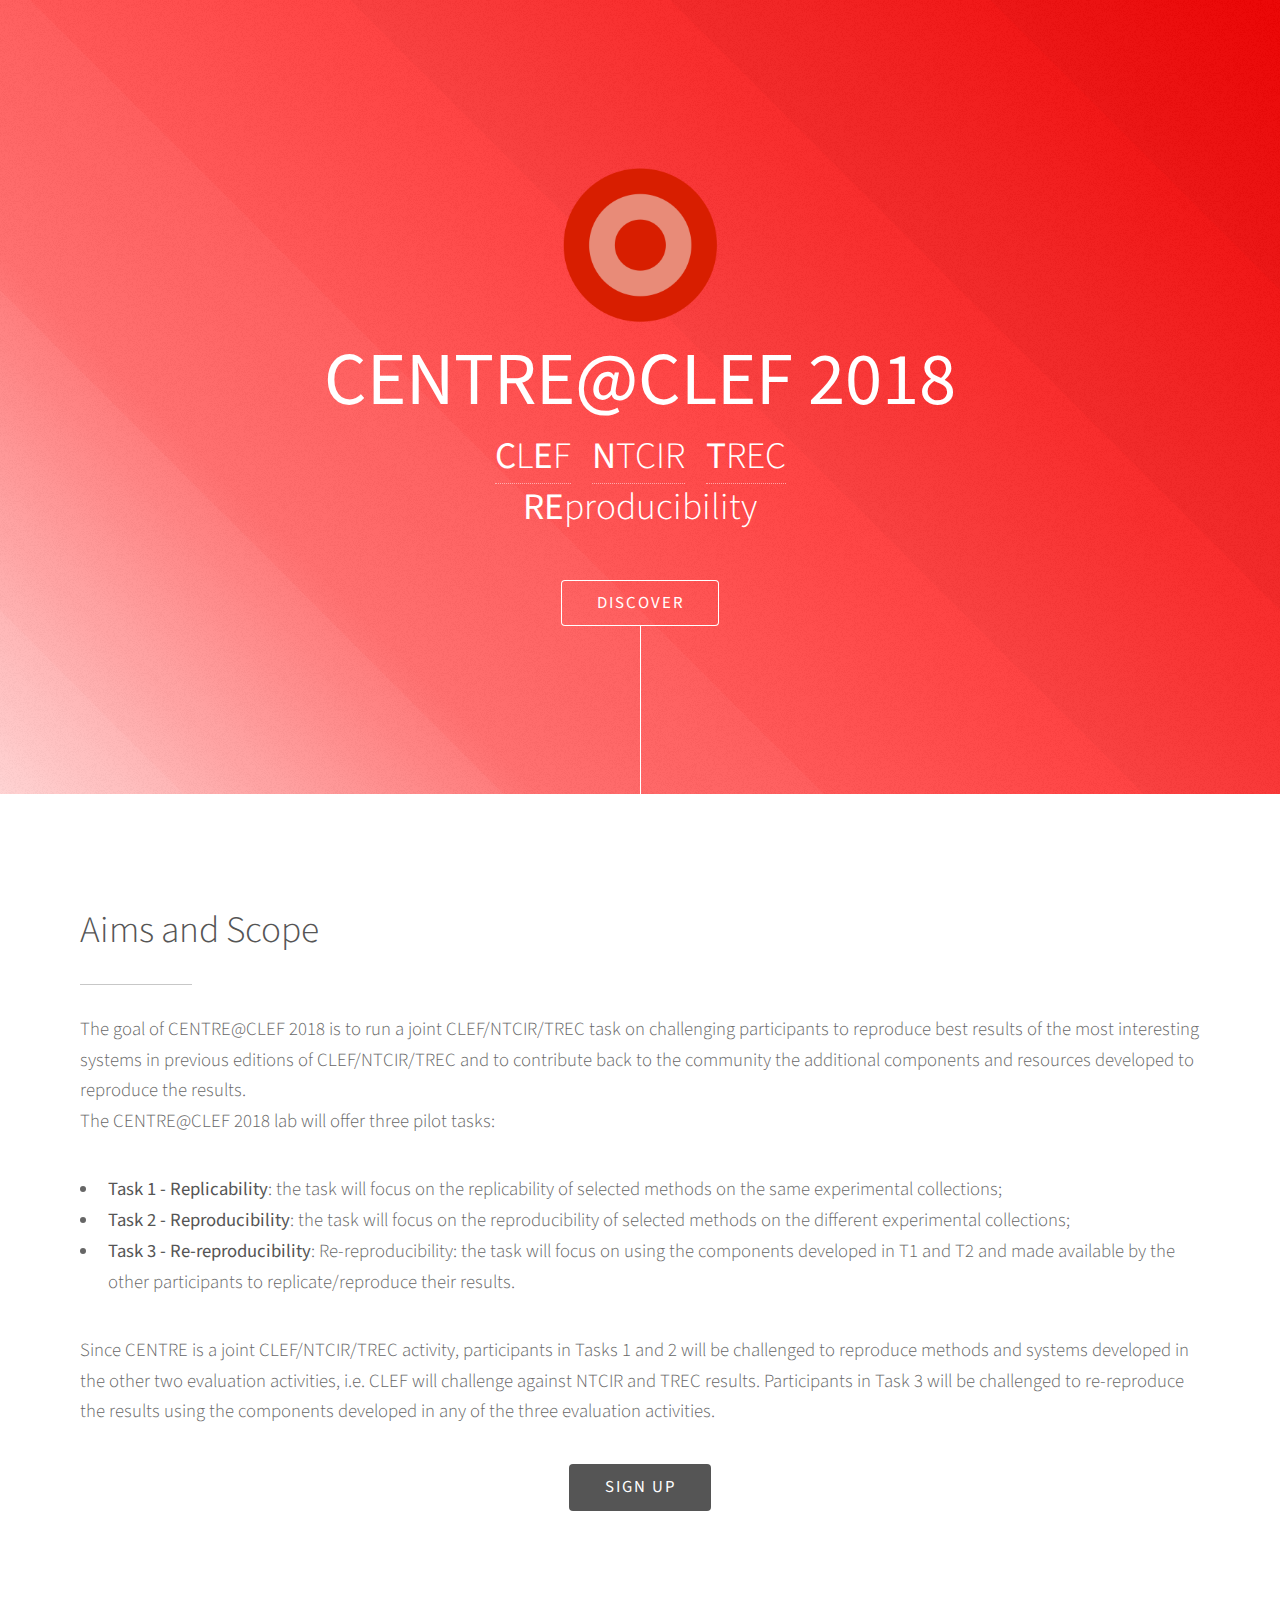
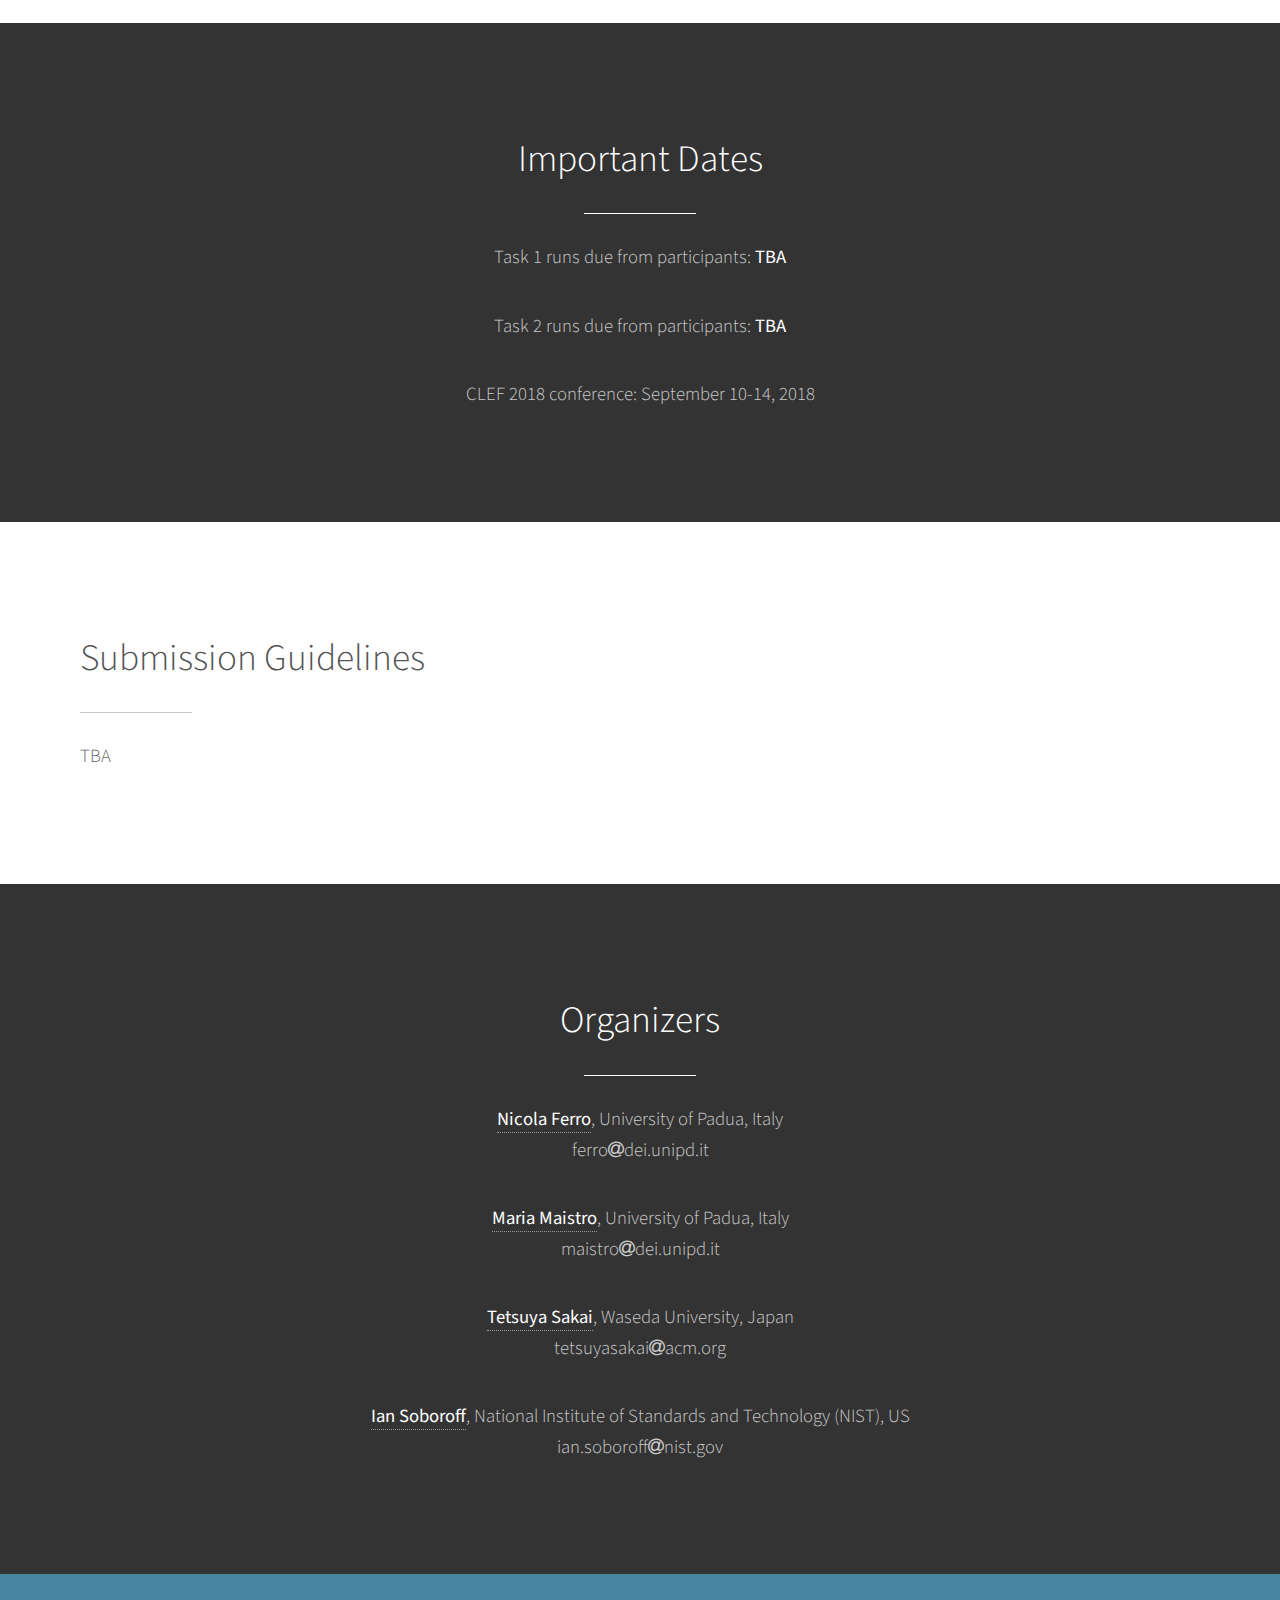
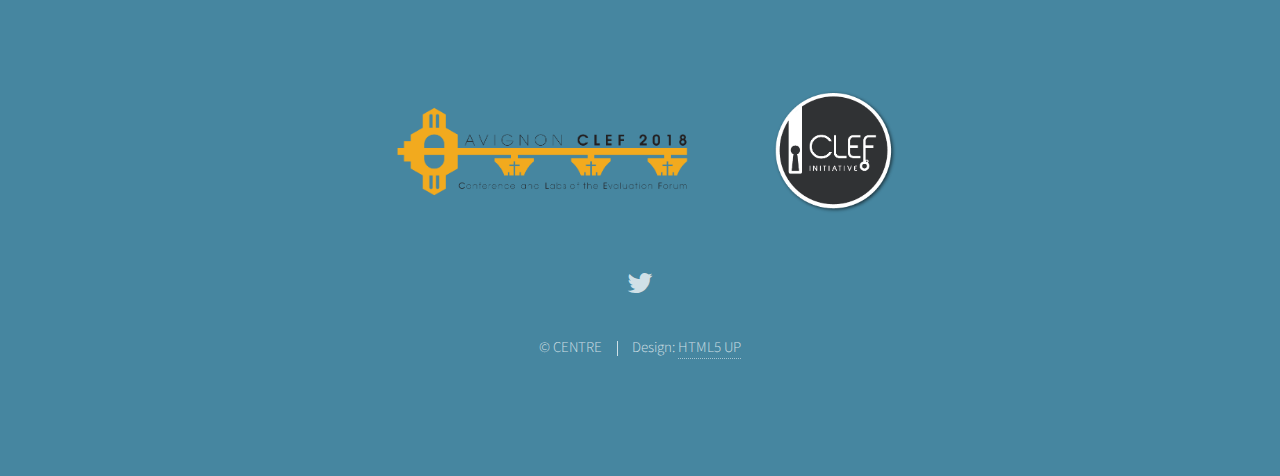
<file: CLEF/centreCLEF.html>
<!DOCTYPE HTML>
<!--
	Photon by HTML5 UP
	html5up.net | @ajlkn
	Free for personal and commercial use under the CCA 3.0 license (html5up.net/license)
-->
<html>
	<head>
		<title>CENTRE@CLEF 2018</title>
		<meta charset="utf-8" />
		<meta name="viewport" content="width=device-width, initial-scale=1" />
		<!--[if lte IE 8]><script src="../assets/js/ie/html5shiv.js"></script><![endif]-->
		<link rel="stylesheet" href="../assets/css/main.css" />
		<link rel="stylesheet" href="../assets/css/templateAdditions.css" />
		<!--[if lte IE 8]><link rel="stylesheet" href="../assets/css/ie8.css" /><![endif]-->
		<!--[if lte IE 9]><link rel="stylesheet" href="../assets/css/ie9.css" /><![endif]-->
		<link rel="icon" href="../images/CLEFCentre.png" type="image/png" />

		<!-- Global site tag (gtag.js) - Google Analytics -->
		<script async src="https://www.googletagmanager.com/gtag/js?id=UA-110474478-1"></script>
		<script>
		window.dataLayer = window.dataLayer || [];
		function gtag(){dataLayer.push(arguments);}
		gtag('js', new Date());

		gtag('config', 'UA-110474478-1');
		</script>
	</head>
	<body>

		<!-- Header -->
			<section id="headerClef">
				<div class="inner">
					<!--<span class="icon major fa-cloud"></span>-->
					<span class="imagelogo"><img class = "image centrelogo" src="../images/CLEFCentre.png" alt="" /></span>
					<h1><strong>CENTRE@CLEF 2018</strong><br /> </h1>
					<h2>
					<a href="http://www.clef-initiative.eu" target="_blank"><strong>C</strong>L<strong>E</strong>F</a> &nbsp;
					<a href="http://research.nii.ac.jp/ntcir/index-en.html" target="_blank"><strong>N</strong>TCIR</a> &nbsp;
					<a href="http://trec.nist.gov/" target="_blank"><strong>T</strong>REC</a>  <br />
					<strong>RE</strong>producibility<br /> 
					</h2>
					<ul class="actions">
						<li><a href="#one" class="button scrolly">Discover</a></li>
					</ul>
				</div>
			</section>

		<!-- One -->
			<section id="one" class="main style1">
				<div class="container">
					<div class="row 150%">
						<div class="12u 12u$(medium)">
							<header class="major">
								<h2>Aims and Scope</h2>
							</header>
							<p>The goal of CENTRE@CLEF 2018 is to run a joint CLEF/NTCIR/TREC task on challenging participants to reproduce best results of the most interesting systems in previous editions of CLEF/NTCIR/TREC and to contribute back to the community the additional components and resources developed to reproduce the results.<br />

							The CENTRE@CLEF 2018 lab will offer three pilot tasks:
							<ul>
								<li><strong>Task 1 - Replicability</strong>: the task will focus on the replicability of selected methods on the same experimental collections;</li>
								<li><strong>Task 2 - Reproducibility</strong>: the task will focus on the reproducibility of selected methods on the different experimental collections;</li>
								<li><strong>Task 3 - Re-reproducibility</strong>: Re-reproducibility: the task will focus on using the components developed in T1 and T2 and made available by the other participants to replicate/reproduce their results.</li>
							</ul>

							Since CENTRE is a joint CLEF/NTCIR/TREC activity, participants in Tasks 1 and 2 will be challenged to reproduce methods and systems developed in the other two evaluation activities, i.e. CLEF will challenge against NTCIR and TREC results. Participants in Task 3 will be challenged to re-reproduce the results using the components developed in any of the three evaluation activities.


							</p>
							<p class="textcenter">
							<span><a href="http://clef2018-labs-registration.dei.unipd.it/" target="_blank" class="button special">Sign Up</a></span>
							</p>
						</div>
					</div>
				</div>
			</section>

		<!-- Two -->
			<section id="two" class="main style2 special">
				<div class="container">
					<!--<div class="row 150%">
						<div class="2u 12u$(medium)">
							<ul class="major-icons">
								<li><span class="icon style1 major fa-code"></span></li>
								<li><span class="icon style2 major fa-bolt"></span></li>
								<li><span class="icon style3 major fa-camera-retro"></span></li>
								<li><span class="icon style4 major fa-cog"></span></li>
								<li><span class="icon style5 major fa-desktop"></span></li>
								<li><span class="icon style6 major fa-calendar"></span></li>
							</ul>
						</div>-->
						<!--<div class="6u$ 12u$(medium)">-->
						<header class="major">
							<h2>Important Dates</h2>
						</header>
						<p>Task 1 runs due from participants: <strong>TBA</strong></p>
						<p>Task 2 runs due from participants: <strong>TBA</strong></p>
						<p>CLEF 2018 conference: September 10-14, 2018</p>
						<!--</div>-->
					<!--</div>-->
				</div>
			</section>

		<!-- Three -->
			<section id="three" class="main style1">
				<div class="container">
					<header class="major">
						<h2>Submission Guidelines</h2>
					</header>
					<p>TBA</p>
					<!--<div class="row 150%">
						<div class="4u 12u$(medium)">
							<span class="image fit"><img src="images/pic02.jpg" alt="" /></span>
							<h3>Magna feugiat lorem</h3>
							<p>Adipiscing a commodo ante nunc magna lorem et interdum mi ante nunc lobortis non amet vis sed volutpat et nascetur.</p>
							<ul class="actions">
								<li><a href="#" class="button">More</a></li>
							</ul>
						</div>
						<div class="4u 12u$(medium)">
							<span class="image fit"><img src="images/pic03.jpg" alt="" /></span>
							<h3>Magna feugiat lorem</h3>
							<p>Adipiscing a commodo ante nunc magna lorem et interdum mi ante nunc lobortis non amet vis sed volutpat et nascetur.</p>
							<ul class="actions">
								<li><a href="#" class="button">More</a></li>
							</ul>
						</div>
						<div class="4u$ 12u$(medium)">
							<span class="image fit"><img src="images/pic04.jpg" alt="" /></span>
							<h3>Magna feugiat lorem</h3>
							<p>Adipiscing a commodo ante nunc magna lorem et interdum mi ante nunc lobortis non amet vis sed volutpat et nascetur.</p>
							<ul class="actions">
								<li><a href="#" class="button">More</a></li>
							</ul>
						</div>
					</div>-->
				</div>
			</section>

		<!-- Four -->
			<section id="four" class="main style2 special">
				<div class="container">
					<header class="major">
						<h2>Organizers</h2>
					</header>
					<p>
						<a href="http://www.dei.unipd.it/~ferro/" target="_blank"><strong>Nicola Ferro</strong></a>, University of Padua, Italy <br /><samp>ferro<i class="fa fa-at"></i>dei.unipd.it</samp>
					</p>
					<p>
						<a href="http://www.dei.unipd.it/~maistro/" target="_blank"><strong>Maria Maistro</strong></a>, University of Padua, Italy <br /><samp>maistro<i class="fa fa-at"></i>dei.unipd.it</samp>
					</p>
                    <p> 
                    	<a href="http://www.f.waseda.jp/tetsuya/sakai.html" target="_blank"><strong>Tetsuya Sakai</strong></a>, Waseda University, Japan <br /> <samp>tetsuyasakai<i class="fa fa-at"></i>acm.org</samp>
                    </p>
                    <p> 
                    	<a href="https://www.nist.gov/people/ian-soboroff" target="_blank"><strong>Ian Soboroff</strong></a>, National Institute of Standards and Technology (NIST), US <br /> <samp>ian.soboroff<i class="fa fa-at"></i>nist.gov</samp>
                    </p>
				</div>
			</section>

		<!-- Five -->
<!--		
			<section id="five" class="main style1">
				<div class="container">
					<header class="major special">
						<h2>Elements</h2>
					</header>

					<section>
						<h4>Text</h4>
						<p>This is <b>bold</b> and this is <strong>strong</strong>. This is <i>italic</i> and this is <em>emphasized</em>.
						This is <sup>superscript</sup> text and this is <sub>subscript</sub> text.
						This is <u>underlined</u> and this is code: <code>for (;;) { ... }</code>. Finally, <a href="#">this is a link</a>.</p>
						<hr />
						<header>
							<h4>Heading with a Subtitle</h4>
							<p>Lorem ipsum dolor sit amet nullam id egestas urna aliquam</p>
						</header>
						<p>Nunc lacinia ante nunc ac lobortis. Interdum adipiscing gravida odio porttitor sem non mi integer non faucibus ornare mi ut ante amet placerat aliquet. Volutpat eu sed ante lacinia sapien lorem accumsan varius montes viverra nibh in adipiscing blandit tempus accumsan.</p>
						<header>
							<h5>Heading with a Subtitle</h5>
							<p>Lorem ipsum dolor sit amet nullam id egestas urna aliquam</p>
						</header>
						<p>Nunc lacinia ante nunc ac lobortis. Interdum adipiscing gravida odio porttitor sem non mi integer non faucibus ornare mi ut ante amet placerat aliquet. Volutpat eu sed ante lacinia sapien lorem accumsan varius montes viverra nibh in adipiscing blandit tempus accumsan.</p>
						<hr />
						<h2>Heading Level 2</h2>
						<h3>Heading Level 3</h3>
						<h4>Heading Level 4</h4>
						<h5>Heading Level 5</h5>
						<h6>Heading Level 6</h6>
						<hr />
						<h5>Blockquote</h5>
						<blockquote>Fringilla nisl. Donec accumsan interdum nisi, quis tincidunt felis sagittis eget tempus euismod. Vestibulum ante ipsum primis in faucibus vestibulum. Blandit adipiscing eu felis iaculis volutpat ac adipiscing accumsan faucibus. Vestibulum ante ipsum primis in faucibus lorem ipsum dolor sit amet nullam adipiscing eu felis.</blockquote>
						<h5>Preformatted</h5>
						<pre><code>i = 0;

while (!deck.isInOrder()) {
print 'Iteration ' + i;
deck.shuffle();
i++;
}

print 'It took ' + i + ' iterations to sort the deck.';</code></pre>
					</section>

					<section>
						<h4>Lists</h4>
						<div class="row">
							<div class="6u 12u$(medium)">
								<h5>Unordered</h5>
								<ul>
									<li>Dolor pulvinar etiam.</li>
									<li>Sagittis adipiscing.</li>
									<li>Felis enim feugiat.</li>
								</ul>
								<h5>Alternate</h5>
								<ul class="alt">
									<li>Dolor pulvinar etiam.</li>
									<li>Sagittis adipiscing.</li>
									<li>Felis enim feugiat.</li>
								</ul>
							</div>
							<div class="6u$ 12u$(medium)">
								<h5>Ordered</h5>
								<ol>
									<li>Dolor pulvinar etiam.</li>
									<li>Etiam vel felis viverra.</li>
									<li>Felis enim feugiat.</li>
									<li>Dolor pulvinar etiam.</li>
									<li>Etiam vel felis lorem.</li>
									<li>Felis enim et feugiat.</li>
								</ol>
								<h5>Icons</h5>
								<ul class="icons">
									<li><a href="#" class="icon fa-twitter"><span class="label">Twitter</span></a></li>
									<li><a href="#" class="icon fa-facebook"><span class="label">Facebook</span></a></li>
									<li><a href="#" class="icon fa-instagram"><span class="label">Instagram</span></a></li>
									<li><a href="#" class="icon fa-github"><span class="label">Github</span></a></li>
								</ul>
							</div>
						</div>
						<h5>Actions</h5>
						<div class="row">
							<div class="6u 12u$(medium)">
								<ul class="actions">
									<li><a href="#" class="button special">Default</a></li>
									<li><a href="#" class="button">Default</a></li>
								</ul>
								<ul class="actions small">
									<li><a href="#" class="button special small">Small</a></li>
									<li><a href="#" class="button small">Small</a></li>
								</ul>
								<ul class="actions vertical">
									<li><a href="#" class="button special">Default</a></li>
									<li><a href="#" class="button">Default</a></li>
								</ul>
								<ul class="actions vertical small">
									<li><a href="#" class="button special small">Small</a></li>
									<li><a href="#" class="button small">Small</a></li>
								</ul>
							</div>
							<div class="6u 12u$(medium)">
								<ul class="actions vertical">
									<li><a href="#" class="button special fit">Default</a></li>
									<li><a href="#" class="button fit">Default</a></li>
								</ul>
								<ul class="actions vertical small">
									<li><a href="#" class="button special small fit">Small</a></li>
									<li><a href="#" class="button small fit">Small</a></li>
								</ul>
							</div>
						</div>
					</section>

					<section>
						<h4>Table</h4>
						<h5>Default</h5>
						<div class="table-wrapper">
							<table>
								<thead>
									<tr>
										<th>Name</th>
										<th>Description</th>
										<th>Price</th>
									</tr>
								</thead>
								<tbody>
									<tr>
										<td>Item One</td>
										<td>Ante turpis integer aliquet porttitor.</td>
										<td>29.99</td>
									</tr>
									<tr>
										<td>Item Two</td>
										<td>Vis ac commodo adipiscing arcu aliquet.</td>
										<td>19.99</td>
									</tr>
									<tr>
										<td>Item Three</td>
										<td> Morbi faucibus arcu accumsan lorem.</td>
										<td>29.99</td>
									</tr>
									<tr>
										<td>Item Four</td>
										<td>Vitae integer tempus condimentum.</td>
										<td>19.99</td>
									</tr>
									<tr>
										<td>Item Five</td>
										<td>Ante turpis integer aliquet porttitor.</td>
										<td>29.99</td>
									</tr>
								</tbody>
								<tfoot>
									<tr>
										<td colspan="2"></td>
										<td>100.00</td>
									</tr>
								</tfoot>
							</table>
						</div>

						<h5>Alternate</h5>
						<div class="table-wrapper">
							<table class="alt">
								<thead>
									<tr>
										<th>Name</th>
										<th>Description</th>
										<th>Price</th>
									</tr>
								</thead>
								<tbody>
									<tr>
										<td>Item One</td>
										<td>Ante turpis integer aliquet porttitor.</td>
										<td>29.99</td>
									</tr>
									<tr>
										<td>Item Two</td>
										<td>Vis ac commodo adipiscing arcu aliquet.</td>
										<td>19.99</td>
									</tr>
									<tr>
										<td>Item Three</td>
										<td> Morbi faucibus arcu accumsan lorem.</td>
										<td>29.99</td>
									</tr>
									<tr>
										<td>Item Four</td>
										<td>Vitae integer tempus condimentum.</td>
										<td>19.99</td>
									</tr>
									<tr>
										<td>Item Five</td>
										<td>Ante turpis integer aliquet porttitor.</td>
										<td>29.99</td>
									</tr>
								</tbody>
								<tfoot>
									<tr>
										<td colspan="2"></td>
										<td>100.00</td>
									</tr>
								</tfoot>
							</table>
						</div>
					</section>

					<section>
						<h4>Buttons</h4>
						<ul class="actions">
							<li><a href="#" class="button special">Special</a></li>
							<li><a href="#" class="button">Default</a></li>
						</ul>
						<ul class="actions">
							<li><a href="#" class="button big">Big</a></li>
							<li><a href="#" class="button">Default</a></li>
							<li><a href="#" class="button small">Small</a></li>
						</ul>
						<ul class="actions fit">
							<li><a href="#" class="button fit">Fit</a></li>
							<li><a href="#" class="button special fit">Fit</a></li>
							<li><a href="#" class="button fit">Fit</a></li>
						</ul>
						<ul class="actions fit small">
							<li><a href="#" class="button special fit small">Fit + Small</a></li>
							<li><a href="#" class="button fit small">Fit + Small</a></li>
							<li><a href="#" class="button special fit small">Fit + Small</a></li>
						</ul>
						<ul class="actions">
							<li><a href="#" class="button special icon fa-download">Icon</a></li>
							<li><a href="#" class="button icon fa-download">Icon</a></li>
						</ul>
						<ul class="actions">
							<li><span class="button special disabled">Disabled</span></li>
							<li><span class="button disabled">Disabled</span></li>
						</ul>
					</section>

					<section>
						<h4>Form</h4>
						<form method="post" action="#">
							<div class="row uniform 50%">
								<div class="6u 12u$(xsmall)">
									<input type="text" name="demo-name" id="demo-name" value="" placeholder="Name" />
								</div>
								<div class="6u$ 12u$(xsmall)">
									<input type="email" name="demo-email" id="demo-email" value="" placeholder="Email" />
								</div>
								<div class="12u$">
									<div class="select-wrapper">
										<select name="demo-category" id="demo-category">
											<option value="">- Category -</option>
											<option value="1">Manufacturing</option>
											<option value="1">Shipping</option>
											<option value="1">Administration</option>
											<option value="1">Human Resources</option>
										</select>
									</div>
								</div>
								<div class="4u 12u$(small)">
									<input type="radio" id="demo-priority-low" name="demo-priority" checked>
									<label for="demo-priority-low">Low</label>
								</div>
								<div class="4u 12u$(small)">
									<input type="radio" id="demo-priority-normal" name="demo-priority">
									<label for="demo-priority-normal">Normal</label>
								</div>
								<div class="4u$ 12u$(small)">
									<input type="radio" id="demo-priority-high" name="demo-priority">
									<label for="demo-priority-high">High</label>
								</div>
								<div class="6u 12u$(small)">
									<input type="checkbox" id="demo-copy" name="demo-copy">
									<label for="demo-copy">Email me a copy</label>
								</div>
								<div class="6u$ 12u$(small)">
									<input type="checkbox" id="demo-human" name="demo-human" checked>
									<label for="demo-human">Not a robot</label>
								</div>
								<div class="12u$">
									<textarea name="demo-message" id="demo-message" placeholder="Enter your message" rows="6"></textarea>
								</div>
								<div class="12u$">
									<ul class="actions">
										<li><input type="submit" value="Send Message" class="special" /></li>
										<li><input type="reset" value="Reset" /></li>
									</ul>
								</div>
							</div>
						</form>
					</section>

					<section>
						<h4>Image</h4>
						<h5>Fit</h5>
						<div class="box alt">
							<div class="row uniform 50%">
								<div class="12u"><span class="image fit"><img src="images/pic06.jpg" alt="" /></span></div>
								<div class="4u"><span class="image fit"><img src="images/pic02.jpg" alt="" /></span></div>
								<div class="4u"><span class="image fit"><img src="images/pic03.jpg" alt="" /></span></div>
								<div class="4u"><span class="image fit"><img src="images/pic04.jpg" alt="" /></span></div>
								<div class="4u"><span class="image fit"><img src="images/pic03.jpg" alt="" /></span></div>
								<div class="4u"><span class="image fit"><img src="images/pic04.jpg" alt="" /></span></div>
								<div class="4u"><span class="image fit"><img src="images/pic02.jpg" alt="" /></span></div>
								<div class="4u"><span class="image fit"><img src="images/pic04.jpg" alt="" /></span></div>
								<div class="4u"><span class="image fit"><img src="images/pic02.jpg" alt="" /></span></div>
								<div class="4u"><span class="image fit"><img src="images/pic03.jpg" alt="" /></span></div>
							</div>
						</div>
						<h5>Left &amp; Right</h5>
						<p><span class="image left"><img src="images/pic05.jpg" alt="" /></span>Fringilla nisl. Donec accumsan interdum nisi, quis tincidunt felis sagittis eget. tempus euismod. Vestibulum ante ipsum primis in faucibus vestibulum. Blandit adipiscing eu felis iaculis volutpat ac adipiscing accumsan eu faucibus. Integer ac pellentesque praesent tincidunt felis sagittis eget. tempus euismod. Vestibulum ante ipsum primis in faucibus vestibulum. Blandit adipiscing eu felis iaculis volutpat ac adipiscing accumsan eu faucibus. Integer ac pellentesque praesent. Donec accumsan interdum nisi, quis tincidunt felis sagittis eget. tempus euismod. Vestibulum ante ipsum primis in faucibus vestibulum. Blandit adipiscing eu felis iaculis volutpat ac adipiscing accumsan eu faucibus. Integer ac pellentesque praesent tincidunt felis sagittis eget. tempus euismod. Vestibulum ante ipsum primis in faucibus vestibulum. Blandit adipiscing eu felis iaculis volutpat ac adipiscing accumsan eu faucibus. Integer ac pellentesque praesent. Blandit adipiscing eu felis iaculis volutpat ac adipiscing accumsan eu faucibus. Integer ac pellentesque praesent tincidunt felis sagittis eget. tempus euismod. Vestibulum ante ipsum primis in faucibus vestibulum. Blandit adipiscing eu felis iaculis volutpat ac adipiscing accumsan eu faucibus. Integer ac pellentesque praesent.</p>
						<p><span class="image right"><img src="images/pic05.jpg" alt="" /></span>Fringilla nisl. Donec accumsan interdum nisi, quis tincidunt felis sagittis eget. tempus euismod. Vestibulum ante ipsum primis in faucibus vestibulum. Blandit adipiscing eu felis iaculis volutpat ac adipiscing accumsan eu faucibus. Integer ac pellentesque praesent tincidunt felis sagittis eget. tempus euismod. Vestibulum ante ipsum primis in faucibus vestibulum. Blandit adipiscing eu felis iaculis volutpat ac adipiscing accumsan eu faucibus. Integer ac pellentesque praesent. Donec accumsan interdum nisi, quis tincidunt felis sagittis eget. tempus euismod. Vestibulum ante ipsum primis in faucibus vestibulum. Blandit adipiscing eu felis iaculis volutpat ac adipiscing accumsan eu faucibus. Integer ac pellentesque praesent tincidunt felis sagittis eget. tempus euismod. Vestibulum ante ipsum primis in faucibus vestibulum. Blandit adipiscing eu felis iaculis volutpat ac adipiscing accumsan eu faucibus. Integer ac pellentesque praesent. Blandit adipiscing eu felis iaculis volutpat ac adipiscing accumsan eu faucibus. Integer ac pellentesque praesent tincidunt felis sagittis eget. tempus euismod. Vestibulum ante ipsum primis in faucibus vestibulum. Blandit adipiscing eu felis iaculis volutpat ac adipiscing accumsan eu faucibus. Integer ac pellentesque praesent.</p>
					</section>

				</div>
			</section>
-->

		<!-- Footer -->
			<section id="footerClef">
				<div class="row">
					<!--<div class="6u">
					<span class="image">
						<a href="http://www.clef-initiative.eu" class="nounderline" target="_blank"><img class="image cleflogo" src="../images/clef-initiative-logo.png" alt="" /></a>
					</span>
					</div>-->
					<div class="12u">
					<span class="image">
						<a href="http://clef2018.clef-initiative.eu/" class="nounderline" target="_blank"><img class="image clef2018logo" src="../images/CLEFlogoNoBkg.png" alt="" /></a>
						<a href="http://www.clef-initiative.eu" class="nounderline" target="_blank"><img class="image cleflogo" src="../images/clef-initiative-logo.png" alt="" /></a>
					</span>
					</div>
				</div>
				<ul class="icons">
					<li><a href="https://twitter.com/_centre_" target="_blank" class="icon alt fa-twitter"><span class="label">Twitter</span></a></li>
					<!--
					<li><a href="#" class="icon alt fa-facebook"><span class="label">Facebook</span></a></li>
					<li><a href="#" class="icon alt fa-instagram"><span class="label">Instagram</span></a></li>
					<li><a href="#" class="icon alt fa-github"><span class="label">GitHub</span></a></li>
					<li><a href="#" class="icon alt fa-envelope"><span class="label">Email</span></a></li>
					-->
				</ul>
				<ul class="copyright">
					<li>&copy; CENTRE</li><li>Design: <a href="http://html5up.net" target="_blank">HTML5 UP</a></li>
				</ul>
			</section>

		<!-- Scripts -->
			<script src="../assets/js/jquery.min.js"></script>
			<script src="../assets/js/jquery.scrolly.min.js"></script>
			<script src="../assets/js/skel.min.js"></script>
			<script src="../assets/js/util.js"></script>
			<!--[if lte IE 8]><script src="../assets/js/ie/respond.min.js"></script><![endif]-->
			<script src="../assets/js/main.js"></script>

	</body>
</html>
</file>
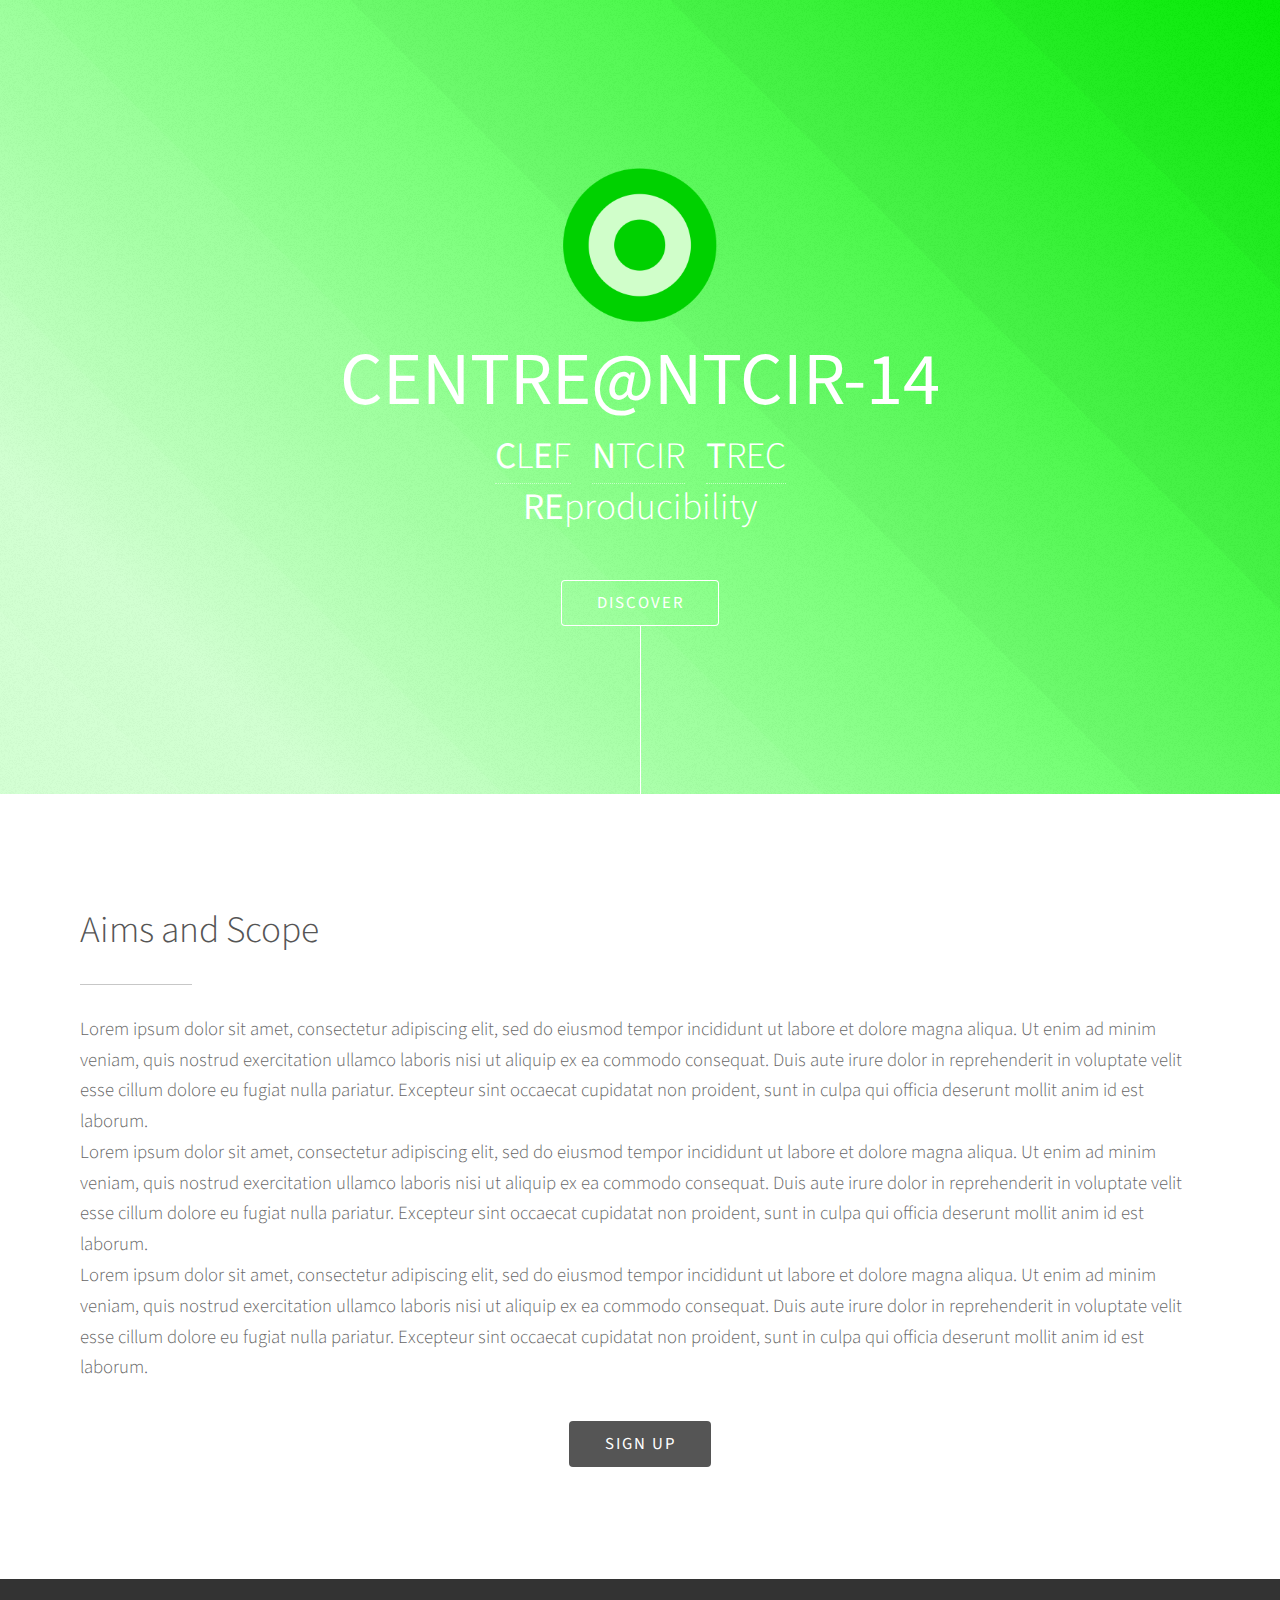
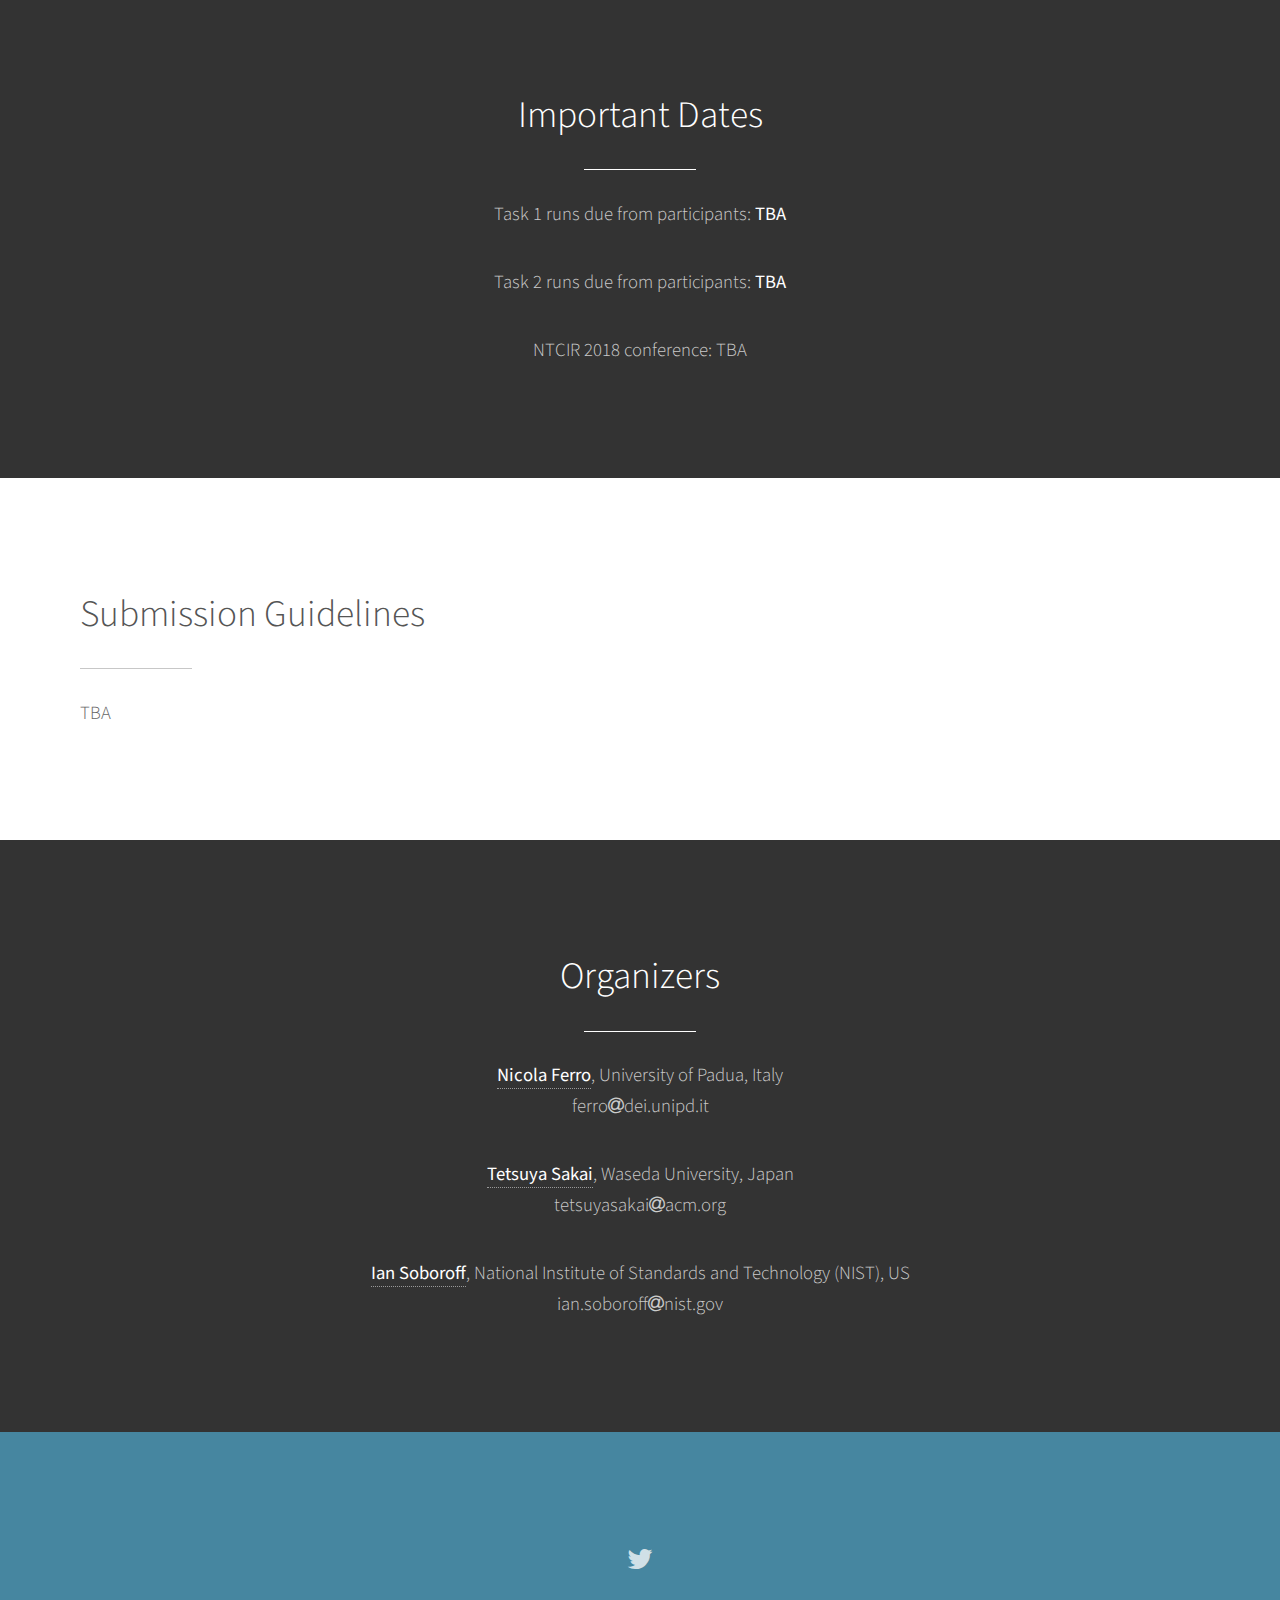
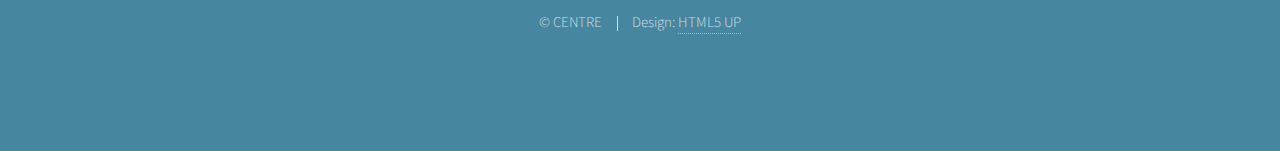
<file: NTCIR/centreNTCIR.html>
<!DOCTYPE HTML>
<!--
	Photon by HTML5 UP
	html5up.net | @ajlkn
	Free for personal and commercial use under the CCA 3.0 license (html5up.net/license)
-->
<html>
	<head>
		<title>CENTRE@NTCIR-14</title>
		<meta charset="utf-8" />
		<meta name="viewport" content="width=device-width, initial-scale=1" />
		<!--[if lte IE 8]><script src="../assets/js/ie/html5shiv.js"></script><![endif]-->
		<link rel="stylesheet" href="../assets/css/main.css" />
		<link rel="stylesheet" href="../assets/css/templateAdditions.css" />
		<!--[if lte IE 8]><link rel="stylesheet" href="../assets/css/ie8.css" /><![endif]-->
		<!--[if lte IE 9]><link rel="stylesheet" href="../assets/css/ie9.css" /><![endif]-->
		<link rel="icon" href="../images/NTCIRCentre.png" type="image/png" />
	</head>
	<body>

		<!-- Header -->
			<section id="headerNtcir">
				<div class="inner">
					<!--<span class="icon major fa-cloud"></span>-->
					<span class="imagelogo"><img class = "image centrelogo" src="../images/NTCIRCentre.png" alt="" /></span>
					<h1><strong>CENTRE@NTCIR-14</strong><br /> </h1>
					<h2>
					<a href="http://www.clef-initiative.eu" target="_blank"><strong>C</strong>L<strong>E</strong>F</a> &nbsp;
					<a href="http://research.nii.ac.jp/ntcir/index-en.html" target="_blank"><strong>N</strong>TCIR</a> &nbsp;
					<a href="http://trec.nist.gov/" target="_blank"><strong>T</strong>REC</a>  <br />
					<strong>RE</strong>producibility<br /> 
					</h2>
					<ul class="actions">
						<li><a href="#one" class="button scrolly">Discover</a></li>
					</ul>
				</div>
			</section>

		<!-- One -->
			<section id="one" class="main style1">
				<div class="container">
					<div class="row 150%">
						<div class="12u 12u$(medium)">
							<header class="major">
								<h2>Aims and Scope</h2>
							</header>
							<p>Lorem ipsum dolor sit amet, consectetur adipiscing elit, sed do eiusmod tempor incididunt ut labore et dolore magna aliqua. Ut enim ad minim veniam, quis nostrud exercitation ullamco laboris nisi ut aliquip ex ea commodo consequat. Duis aute irure dolor in reprehenderit in voluptate velit esse cillum dolore eu fugiat nulla pariatur. Excepteur sint occaecat cupidatat non proident, sunt in culpa qui officia deserunt mollit anim id est laborum.<br />

							Lorem ipsum dolor sit amet, consectetur adipiscing elit, sed do eiusmod tempor incididunt ut labore et dolore magna aliqua. Ut enim ad minim veniam, quis nostrud exercitation ullamco laboris nisi ut aliquip ex ea commodo consequat. Duis aute irure dolor in reprehenderit in voluptate velit esse cillum dolore eu fugiat nulla pariatur. Excepteur sint occaecat cupidatat non proident, sunt in culpa qui officia deserunt mollit anim id est laborum.<br />

							Lorem ipsum dolor sit amet, consectetur adipiscing elit, sed do eiusmod tempor incididunt ut labore et dolore magna aliqua. Ut enim ad minim veniam, quis nostrud exercitation ullamco laboris nisi ut aliquip ex ea commodo consequat. Duis aute irure dolor in reprehenderit in voluptate velit esse cillum dolore eu fugiat nulla pariatur. Excepteur sint occaecat cupidatat non proident, sunt in culpa qui officia deserunt mollit anim id est laborum.<br />


							</p>
							<p class="textcenter">
							<span><a href="#" class="button special">Sign Up</a></span>
							</p>
						</div>
					</div>
				</div>
			</section>

		<!-- Two -->
			<section id="two" class="main style2 special">
				<div class="container">
					<!--<div class="row 150%">
						<div class="2u 12u$(medium)">
							<ul class="major-icons">
								<li><span class="icon style1 major fa-code"></span></li>
								<li><span class="icon style2 major fa-bolt"></span></li>
								<li><span class="icon style3 major fa-camera-retro"></span></li>
								<li><span class="icon style4 major fa-cog"></span></li>
								<li><span class="icon style5 major fa-desktop"></span></li>
								<li><span class="icon style6 major fa-calendar"></span></li>
							</ul>
						</div>-->
						<!--<div class="6u$ 12u$(medium)">-->
						<header class="major">
							<h2>Important Dates</h2>
						</header>
						<p>Task 1 runs due from participants: <strong>TBA</strong></p>
						<p>Task 2 runs due from participants: <strong>TBA</strong></p>
						<p>NTCIR 2018 conference: TBA</p>
						<!--</div>-->
					<!--</div>-->
				</div>
			</section>

		<!-- Three -->
			<section id="three" class="main style1">
				<div class="container">
					<header class="major">
						<h2>Submission Guidelines</h2>
					</header>
					<p>TBA</p>
					<!--<div class="row 150%">
						<div class="4u 12u$(medium)">
							<span class="image fit"><img src="images/pic02.jpg" alt="" /></span>
							<h3>Magna feugiat lorem</h3>
							<p>Adipiscing a commodo ante nunc magna lorem et interdum mi ante nunc lobortis non amet vis sed volutpat et nascetur.</p>
							<ul class="actions">
								<li><a href="#" class="button">More</a></li>
							</ul>
						</div>
						<div class="4u 12u$(medium)">
							<span class="image fit"><img src="images/pic03.jpg" alt="" /></span>
							<h3>Magna feugiat lorem</h3>
							<p>Adipiscing a commodo ante nunc magna lorem et interdum mi ante nunc lobortis non amet vis sed volutpat et nascetur.</p>
							<ul class="actions">
								<li><a href="#" class="button">More</a></li>
							</ul>
						</div>
						<div class="4u$ 12u$(medium)">
							<span class="image fit"><img src="images/pic04.jpg" alt="" /></span>
							<h3>Magna feugiat lorem</h3>
							<p>Adipiscing a commodo ante nunc magna lorem et interdum mi ante nunc lobortis non amet vis sed volutpat et nascetur.</p>
							<ul class="actions">
								<li><a href="#" class="button">More</a></li>
							</ul>
						</div>
					</div>-->
				</div>
			</section>

		<!-- Four -->
			<section id="four" class="main style2 special">
				<div class="container">
					<header class="major">
						<h2>Organizers</h2>
					</header>
					<p>
						<a href="http://www.dei.unipd.it/~ferro/" target="_blank"><strong>Nicola Ferro</strong></a>, University of Padua, Italy <br /><samp>ferro<i class="fa fa-at"></i>dei.unipd.it</samp>
					</p>
                    <p> 
                    	<a href="http://www.f.waseda.jp/tetsuya/sakai.html" target="_blank"><strong>Tetsuya Sakai</strong></a>, Waseda University, Japan <br /> <samp>tetsuyasakai<i class="fa fa-at"></i>acm.org</samp>
                    </p>
                    <p> 
                    	<a href="https://www.nist.gov/people/ian-soboroff" target="_blank"><strong>Ian Soboroff</strong></a>, National Institute of Standards and Technology (NIST), US <br /> <samp>ian.soboroff<i class="fa fa-at"></i>nist.gov</samp>
                    </p>
				</div>
			</section>

		<!-- Five -->
<!--		
			<section id="five" class="main style1">
				<div class="container">
					<header class="major special">
						<h2>Elements</h2>
					</header>

					<section>
						<h4>Text</h4>
						<p>This is <b>bold</b> and this is <strong>strong</strong>. This is <i>italic</i> and this is <em>emphasized</em>.
						This is <sup>superscript</sup> text and this is <sub>subscript</sub> text.
						This is <u>underlined</u> and this is code: <code>for (;;) { ... }</code>. Finally, <a href="#">this is a link</a>.</p>
						<hr />
						<header>
							<h4>Heading with a Subtitle</h4>
							<p>Lorem ipsum dolor sit amet nullam id egestas urna aliquam</p>
						</header>
						<p>Nunc lacinia ante nunc ac lobortis. Interdum adipiscing gravida odio porttitor sem non mi integer non faucibus ornare mi ut ante amet placerat aliquet. Volutpat eu sed ante lacinia sapien lorem accumsan varius montes viverra nibh in adipiscing blandit tempus accumsan.</p>
						<header>
							<h5>Heading with a Subtitle</h5>
							<p>Lorem ipsum dolor sit amet nullam id egestas urna aliquam</p>
						</header>
						<p>Nunc lacinia ante nunc ac lobortis. Interdum adipiscing gravida odio porttitor sem non mi integer non faucibus ornare mi ut ante amet placerat aliquet. Volutpat eu sed ante lacinia sapien lorem accumsan varius montes viverra nibh in adipiscing blandit tempus accumsan.</p>
						<hr />
						<h2>Heading Level 2</h2>
						<h3>Heading Level 3</h3>
						<h4>Heading Level 4</h4>
						<h5>Heading Level 5</h5>
						<h6>Heading Level 6</h6>
						<hr />
						<h5>Blockquote</h5>
						<blockquote>Fringilla nisl. Donec accumsan interdum nisi, quis tincidunt felis sagittis eget tempus euismod. Vestibulum ante ipsum primis in faucibus vestibulum. Blandit adipiscing eu felis iaculis volutpat ac adipiscing accumsan faucibus. Vestibulum ante ipsum primis in faucibus lorem ipsum dolor sit amet nullam adipiscing eu felis.</blockquote>
						<h5>Preformatted</h5>
						<pre><code>i = 0;

while (!deck.isInOrder()) {
print 'Iteration ' + i;
deck.shuffle();
i++;
}

print 'It took ' + i + ' iterations to sort the deck.';</code></pre>
					</section>

					<section>
						<h4>Lists</h4>
						<div class="row">
							<div class="6u 12u$(medium)">
								<h5>Unordered</h5>
								<ul>
									<li>Dolor pulvinar etiam.</li>
									<li>Sagittis adipiscing.</li>
									<li>Felis enim feugiat.</li>
								</ul>
								<h5>Alternate</h5>
								<ul class="alt">
									<li>Dolor pulvinar etiam.</li>
									<li>Sagittis adipiscing.</li>
									<li>Felis enim feugiat.</li>
								</ul>
							</div>
							<div class="6u$ 12u$(medium)">
								<h5>Ordered</h5>
								<ol>
									<li>Dolor pulvinar etiam.</li>
									<li>Etiam vel felis viverra.</li>
									<li>Felis enim feugiat.</li>
									<li>Dolor pulvinar etiam.</li>
									<li>Etiam vel felis lorem.</li>
									<li>Felis enim et feugiat.</li>
								</ol>
								<h5>Icons</h5>
								<ul class="icons">
									<li><a href="#" class="icon fa-twitter"><span class="label">Twitter</span></a></li>
									<li><a href="#" class="icon fa-facebook"><span class="label">Facebook</span></a></li>
									<li><a href="#" class="icon fa-instagram"><span class="label">Instagram</span></a></li>
									<li><a href="#" class="icon fa-github"><span class="label">Github</span></a></li>
								</ul>
							</div>
						</div>
						<h5>Actions</h5>
						<div class="row">
							<div class="6u 12u$(medium)">
								<ul class="actions">
									<li><a href="#" class="button special">Default</a></li>
									<li><a href="#" class="button">Default</a></li>
								</ul>
								<ul class="actions small">
									<li><a href="#" class="button special small">Small</a></li>
									<li><a href="#" class="button small">Small</a></li>
								</ul>
								<ul class="actions vertical">
									<li><a href="#" class="button special">Default</a></li>
									<li><a href="#" class="button">Default</a></li>
								</ul>
								<ul class="actions vertical small">
									<li><a href="#" class="button special small">Small</a></li>
									<li><a href="#" class="button small">Small</a></li>
								</ul>
							</div>
							<div class="6u 12u$(medium)">
								<ul class="actions vertical">
									<li><a href="#" class="button special fit">Default</a></li>
									<li><a href="#" class="button fit">Default</a></li>
								</ul>
								<ul class="actions vertical small">
									<li><a href="#" class="button special small fit">Small</a></li>
									<li><a href="#" class="button small fit">Small</a></li>
								</ul>
							</div>
						</div>
					</section>

					<section>
						<h4>Table</h4>
						<h5>Default</h5>
						<div class="table-wrapper">
							<table>
								<thead>
									<tr>
										<th>Name</th>
										<th>Description</th>
										<th>Price</th>
									</tr>
								</thead>
								<tbody>
									<tr>
										<td>Item One</td>
										<td>Ante turpis integer aliquet porttitor.</td>
										<td>29.99</td>
									</tr>
									<tr>
										<td>Item Two</td>
										<td>Vis ac commodo adipiscing arcu aliquet.</td>
										<td>19.99</td>
									</tr>
									<tr>
										<td>Item Three</td>
										<td> Morbi faucibus arcu accumsan lorem.</td>
										<td>29.99</td>
									</tr>
									<tr>
										<td>Item Four</td>
										<td>Vitae integer tempus condimentum.</td>
										<td>19.99</td>
									</tr>
									<tr>
										<td>Item Five</td>
										<td>Ante turpis integer aliquet porttitor.</td>
										<td>29.99</td>
									</tr>
								</tbody>
								<tfoot>
									<tr>
										<td colspan="2"></td>
										<td>100.00</td>
									</tr>
								</tfoot>
							</table>
						</div>

						<h5>Alternate</h5>
						<div class="table-wrapper">
							<table class="alt">
								<thead>
									<tr>
										<th>Name</th>
										<th>Description</th>
										<th>Price</th>
									</tr>
								</thead>
								<tbody>
									<tr>
										<td>Item One</td>
										<td>Ante turpis integer aliquet porttitor.</td>
										<td>29.99</td>
									</tr>
									<tr>
										<td>Item Two</td>
										<td>Vis ac commodo adipiscing arcu aliquet.</td>
										<td>19.99</td>
									</tr>
									<tr>
										<td>Item Three</td>
										<td> Morbi faucibus arcu accumsan lorem.</td>
										<td>29.99</td>
									</tr>
									<tr>
										<td>Item Four</td>
										<td>Vitae integer tempus condimentum.</td>
										<td>19.99</td>
									</tr>
									<tr>
										<td>Item Five</td>
										<td>Ante turpis integer aliquet porttitor.</td>
										<td>29.99</td>
									</tr>
								</tbody>
								<tfoot>
									<tr>
										<td colspan="2"></td>
										<td>100.00</td>
									</tr>
								</tfoot>
							</table>
						</div>
					</section>

					<section>
						<h4>Buttons</h4>
						<ul class="actions">
							<li><a href="#" class="button special">Special</a></li>
							<li><a href="#" class="button">Default</a></li>
						</ul>
						<ul class="actions">
							<li><a href="#" class="button big">Big</a></li>
							<li><a href="#" class="button">Default</a></li>
							<li><a href="#" class="button small">Small</a></li>
						</ul>
						<ul class="actions fit">
							<li><a href="#" class="button fit">Fit</a></li>
							<li><a href="#" class="button special fit">Fit</a></li>
							<li><a href="#" class="button fit">Fit</a></li>
						</ul>
						<ul class="actions fit small">
							<li><a href="#" class="button special fit small">Fit + Small</a></li>
							<li><a href="#" class="button fit small">Fit + Small</a></li>
							<li><a href="#" class="button special fit small">Fit + Small</a></li>
						</ul>
						<ul class="actions">
							<li><a href="#" class="button special icon fa-download">Icon</a></li>
							<li><a href="#" class="button icon fa-download">Icon</a></li>
						</ul>
						<ul class="actions">
							<li><span class="button special disabled">Disabled</span></li>
							<li><span class="button disabled">Disabled</span></li>
						</ul>
					</section>

					<section>
						<h4>Form</h4>
						<form method="post" action="#">
							<div class="row uniform 50%">
								<div class="6u 12u$(xsmall)">
									<input type="text" name="demo-name" id="demo-name" value="" placeholder="Name" />
								</div>
								<div class="6u$ 12u$(xsmall)">
									<input type="email" name="demo-email" id="demo-email" value="" placeholder="Email" />
								</div>
								<div class="12u$">
									<div class="select-wrapper">
										<select name="demo-category" id="demo-category">
											<option value="">- Category -</option>
											<option value="1">Manufacturing</option>
											<option value="1">Shipping</option>
											<option value="1">Administration</option>
											<option value="1">Human Resources</option>
										</select>
									</div>
								</div>
								<div class="4u 12u$(small)">
									<input type="radio" id="demo-priority-low" name="demo-priority" checked>
									<label for="demo-priority-low">Low</label>
								</div>
								<div class="4u 12u$(small)">
									<input type="radio" id="demo-priority-normal" name="demo-priority">
									<label for="demo-priority-normal">Normal</label>
								</div>
								<div class="4u$ 12u$(small)">
									<input type="radio" id="demo-priority-high" name="demo-priority">
									<label for="demo-priority-high">High</label>
								</div>
								<div class="6u 12u$(small)">
									<input type="checkbox" id="demo-copy" name="demo-copy">
									<label for="demo-copy">Email me a copy</label>
								</div>
								<div class="6u$ 12u$(small)">
									<input type="checkbox" id="demo-human" name="demo-human" checked>
									<label for="demo-human">Not a robot</label>
								</div>
								<div class="12u$">
									<textarea name="demo-message" id="demo-message" placeholder="Enter your message" rows="6"></textarea>
								</div>
								<div class="12u$">
									<ul class="actions">
										<li><input type="submit" value="Send Message" class="special" /></li>
										<li><input type="reset" value="Reset" /></li>
									</ul>
								</div>
							</div>
						</form>
					</section>

					<section>
						<h4>Image</h4>
						<h5>Fit</h5>
						<div class="box alt">
							<div class="row uniform 50%">
								<div class="12u"><span class="image fit"><img src="images/pic06.jpg" alt="" /></span></div>
								<div class="4u"><span class="image fit"><img src="images/pic02.jpg" alt="" /></span></div>
								<div class="4u"><span class="image fit"><img src="images/pic03.jpg" alt="" /></span></div>
								<div class="4u"><span class="image fit"><img src="images/pic04.jpg" alt="" /></span></div>
								<div class="4u"><span class="image fit"><img src="images/pic03.jpg" alt="" /></span></div>
								<div class="4u"><span class="image fit"><img src="images/pic04.jpg" alt="" /></span></div>
								<div class="4u"><span class="image fit"><img src="images/pic02.jpg" alt="" /></span></div>
								<div class="4u"><span class="image fit"><img src="images/pic04.jpg" alt="" /></span></div>
								<div class="4u"><span class="image fit"><img src="images/pic02.jpg" alt="" /></span></div>
								<div class="4u"><span class="image fit"><img src="images/pic03.jpg" alt="" /></span></div>
							</div>
						</div>
						<h5>Left &amp; Right</h5>
						<p><span class="image left"><img src="images/pic05.jpg" alt="" /></span>Fringilla nisl. Donec accumsan interdum nisi, quis tincidunt felis sagittis eget. tempus euismod. Vestibulum ante ipsum primis in faucibus vestibulum. Blandit adipiscing eu felis iaculis volutpat ac adipiscing accumsan eu faucibus. Integer ac pellentesque praesent tincidunt felis sagittis eget. tempus euismod. Vestibulum ante ipsum primis in faucibus vestibulum. Blandit adipiscing eu felis iaculis volutpat ac adipiscing accumsan eu faucibus. Integer ac pellentesque praesent. Donec accumsan interdum nisi, quis tincidunt felis sagittis eget. tempus euismod. Vestibulum ante ipsum primis in faucibus vestibulum. Blandit adipiscing eu felis iaculis volutpat ac adipiscing accumsan eu faucibus. Integer ac pellentesque praesent tincidunt felis sagittis eget. tempus euismod. Vestibulum ante ipsum primis in faucibus vestibulum. Blandit adipiscing eu felis iaculis volutpat ac adipiscing accumsan eu faucibus. Integer ac pellentesque praesent. Blandit adipiscing eu felis iaculis volutpat ac adipiscing accumsan eu faucibus. Integer ac pellentesque praesent tincidunt felis sagittis eget. tempus euismod. Vestibulum ante ipsum primis in faucibus vestibulum. Blandit adipiscing eu felis iaculis volutpat ac adipiscing accumsan eu faucibus. Integer ac pellentesque praesent.</p>
						<p><span class="image right"><img src="images/pic05.jpg" alt="" /></span>Fringilla nisl. Donec accumsan interdum nisi, quis tincidunt felis sagittis eget. tempus euismod. Vestibulum ante ipsum primis in faucibus vestibulum. Blandit adipiscing eu felis iaculis volutpat ac adipiscing accumsan eu faucibus. Integer ac pellentesque praesent tincidunt felis sagittis eget. tempus euismod. Vestibulum ante ipsum primis in faucibus vestibulum. Blandit adipiscing eu felis iaculis volutpat ac adipiscing accumsan eu faucibus. Integer ac pellentesque praesent. Donec accumsan interdum nisi, quis tincidunt felis sagittis eget. tempus euismod. Vestibulum ante ipsum primis in faucibus vestibulum. Blandit adipiscing eu felis iaculis volutpat ac adipiscing accumsan eu faucibus. Integer ac pellentesque praesent tincidunt felis sagittis eget. tempus euismod. Vestibulum ante ipsum primis in faucibus vestibulum. Blandit adipiscing eu felis iaculis volutpat ac adipiscing accumsan eu faucibus. Integer ac pellentesque praesent. Blandit adipiscing eu felis iaculis volutpat ac adipiscing accumsan eu faucibus. Integer ac pellentesque praesent tincidunt felis sagittis eget. tempus euismod. Vestibulum ante ipsum primis in faucibus vestibulum. Blandit adipiscing eu felis iaculis volutpat ac adipiscing accumsan eu faucibus. Integer ac pellentesque praesent.</p>
					</section>

				</div>
			</section>
-->

		<!-- Footer -->
			<section id="footerNtcir">
				<ul class="icons">
					<li><a href="https://twitter.com/_centre_" target="_blank" class="icon alt fa-twitter"><span class="label">Twitter</span></a></li>
					<!--
					<li><a href="#" class="icon alt fa-facebook"><span class="label">Facebook</span></a></li>
					<li><a href="#" class="icon alt fa-instagram"><span class="label">Instagram</span></a></li>
					<li><a href="#" class="icon alt fa-github"><span class="label">GitHub</span></a></li>
					<li><a href="#" class="icon alt fa-envelope"><span class="label">Email</span></a></li>
					-->
				</ul>
				<ul class="copyright">
					<li>&copy; CENTRE</li><li>Design: <a href="http://html5up.net" target="_blank">HTML5 UP</a></li>
				</ul>
			</section>

		<!-- Scripts -->
			<script src="../assets/js/jquery.min.js"></script>
			<script src="../assets/js/jquery.scrolly.min.js"></script>
			<script src="../assets/js/skel.min.js"></script>
			<script src="../assets/js/util.js"></script>
			<!--[if lte IE 8]><script src="../assets/js/ie/respond.min.js"></script><![endif]-->
			<script src="../assets/js/main.js"></script>

	</body>
</html>
</file>
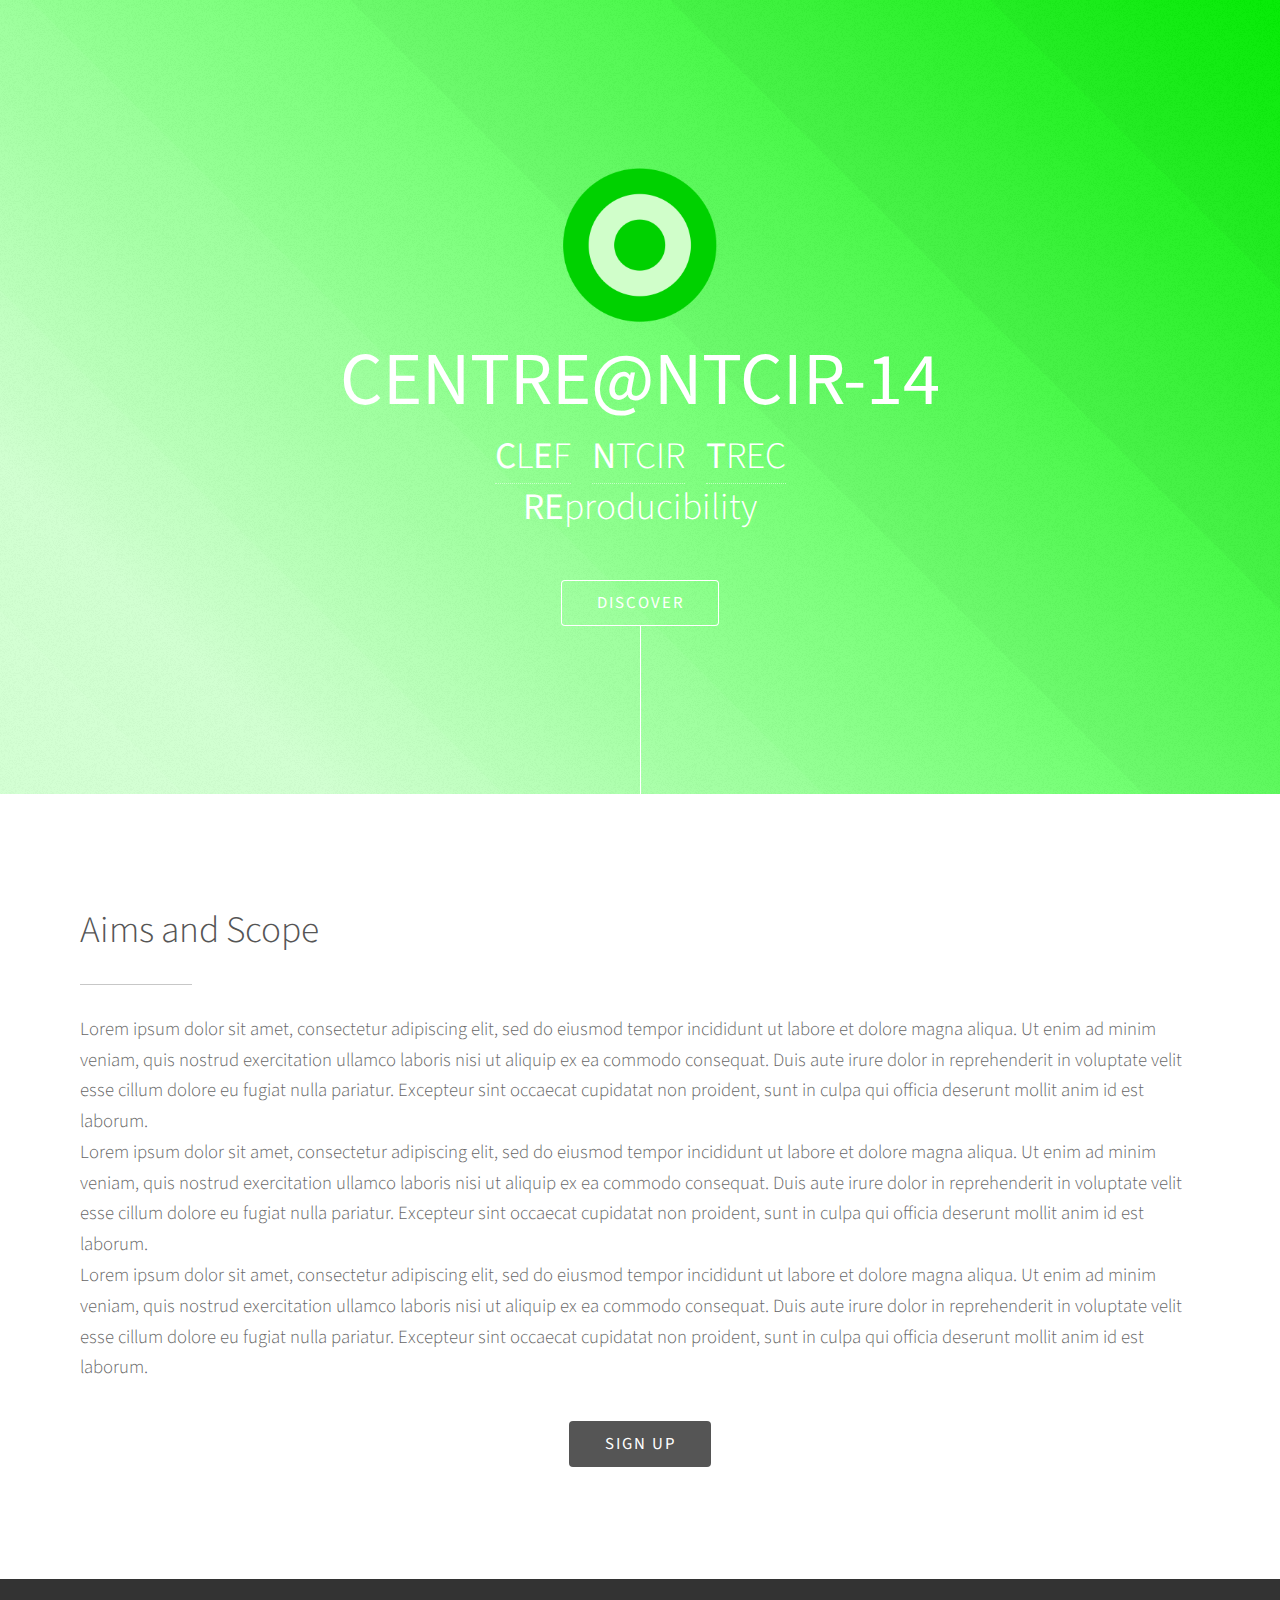
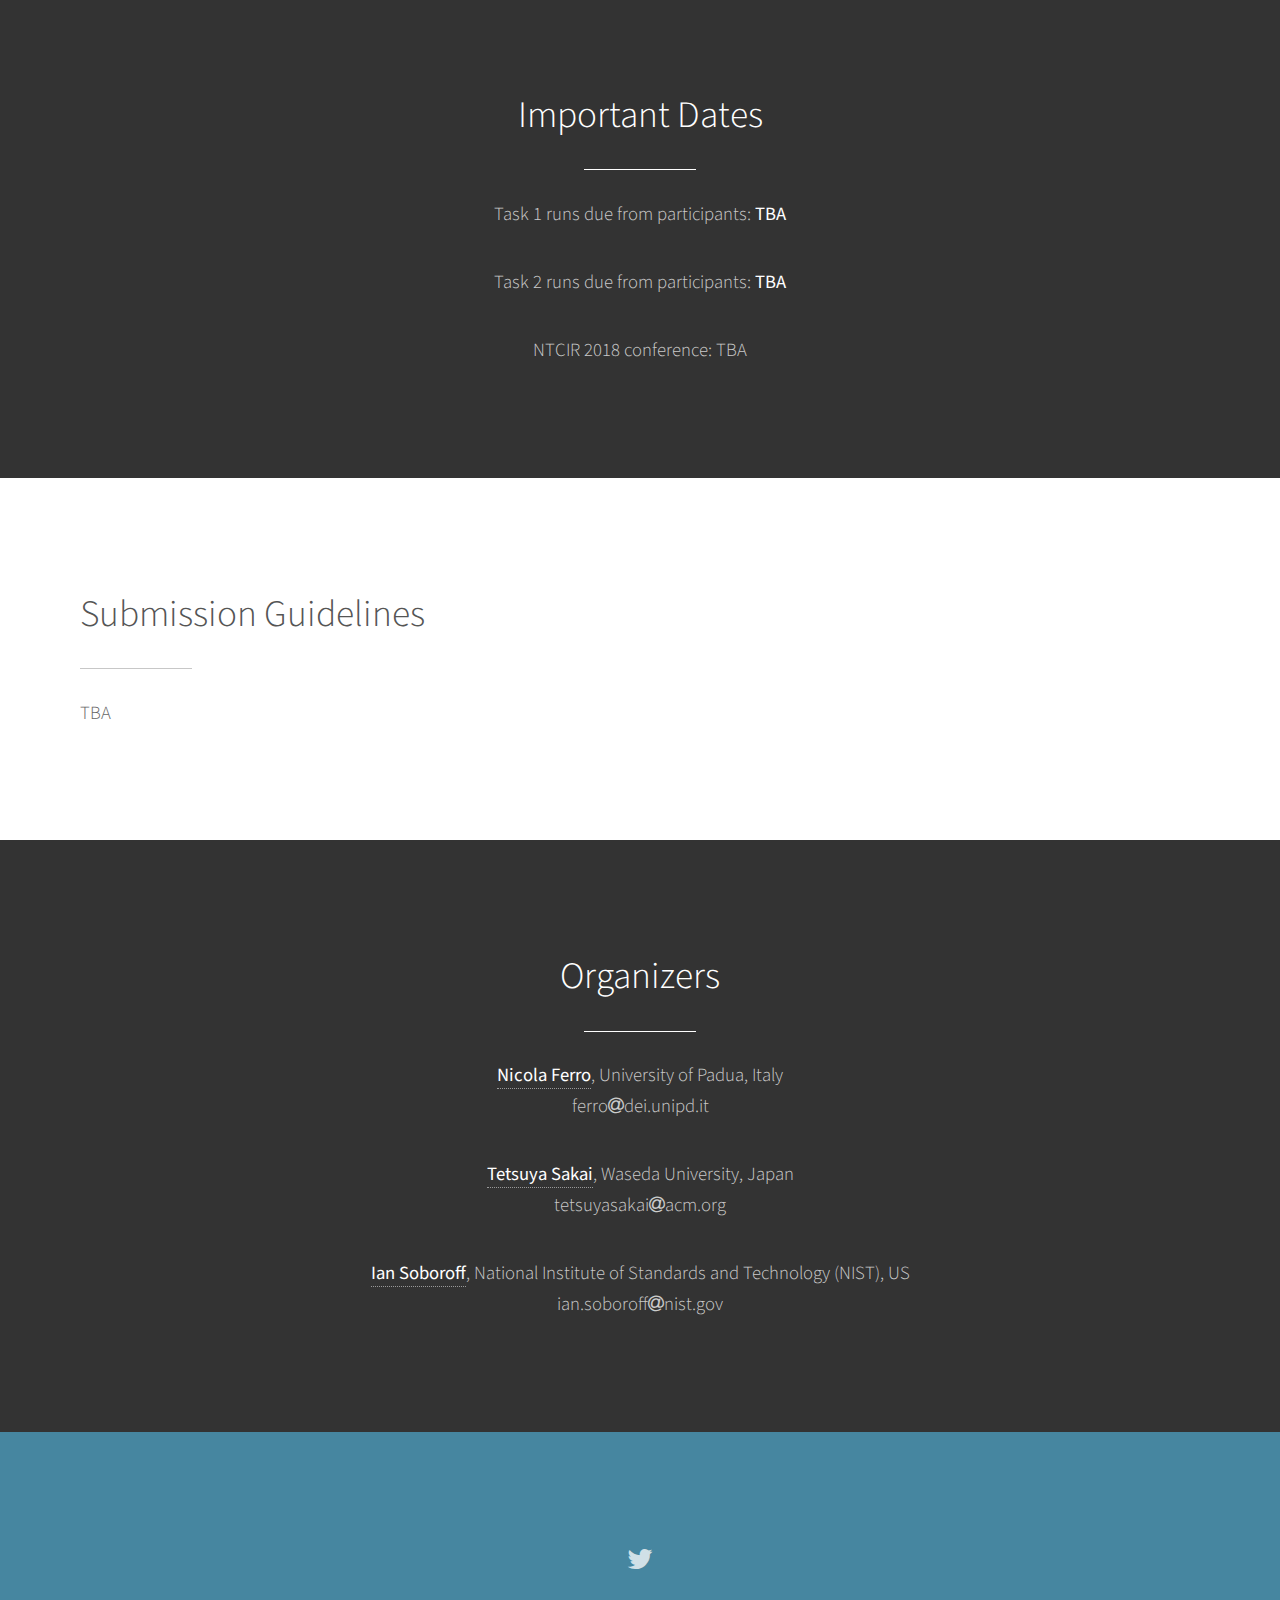
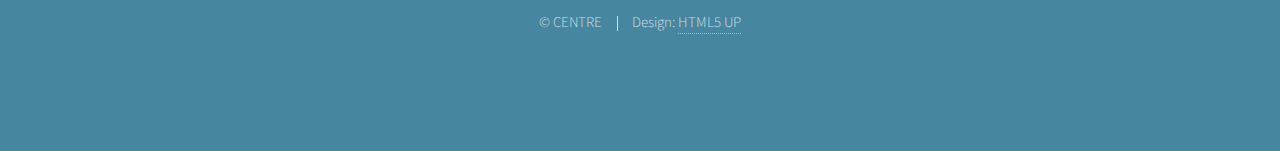
<file: NTCIR/centreNTCIR14.html>
<!DOCTYPE HTML>
<!--
	Photon by HTML5 UP
	html5up.net | @ajlkn
	Free for personal and commercial use under the CCA 3.0 license (html5up.net/license)
-->
<html>
	<head>
		<title>CENTRE@NTCIR-14</title>
		<meta charset="utf-8" />
		<meta name="viewport" content="width=device-width, initial-scale=1" />
		<!--[if lte IE 8]><script src="../assets/js/ie/html5shiv.js"></script><![endif]-->
		<link rel="stylesheet" href="../assets/css/main.css" />
		<link rel="stylesheet" href="../assets/css/templateAdditions.css" />
		<!--[if lte IE 8]><link rel="stylesheet" href="../assets/css/ie8.css" /><![endif]-->
		<!--[if lte IE 9]><link rel="stylesheet" href="../assets/css/ie9.css" /><![endif]-->
		<link rel="icon" href="../images/NTCIRCentre.png" type="image/png" />

		<!-- Global site tag (gtag.js) - Google Analytics -->
		<script async src="https://www.googletagmanager.com/gtag/js?id=UA-110474478-1"></script>
		<script>
		window.dataLayer = window.dataLayer || [];
		function gtag(){dataLayer.push(arguments);}
		gtag('js', new Date());

		gtag('config', 'UA-110474478-1');
		</script>
	</head>
	<body>

		<!-- Header -->
			<section id="headerNtcir">
				<div class="inner">
					<!--<span class="icon major fa-cloud"></span>-->
					<span class="imagelogo"><img class = "image centrelogo" src="../images/NTCIRCentre.png" alt="" /></span>
					<h1><strong>CENTRE@NTCIR-14</strong><br /> </h1>
					<h2>
					<a href="http://www.clef-initiative.eu" target="_blank"><strong>C</strong>L<strong>E</strong>F</a> &nbsp;
					<a href="http://research.nii.ac.jp/ntcir/index-en.html" target="_blank"><strong>N</strong>TCIR</a> &nbsp;
					<a href="http://trec.nist.gov/" target="_blank"><strong>T</strong>REC</a>  <br />
					<strong>RE</strong>producibility<br /> 
					</h2>
					<ul class="actions">
						<li><a href="#one" class="button scrolly">Discover</a></li>
					</ul>
				</div>
			</section>

		<!-- One -->
			<section id="one" class="main style1">
				<div class="container">
					<div class="row 150%">
						<div class="12u 12u$(medium)">
							<header class="major">
								<h2>Aims and Scope</h2>
							</header>
							<p>Lorem ipsum dolor sit amet, consectetur adipiscing elit, sed do eiusmod tempor incididunt ut labore et dolore magna aliqua. Ut enim ad minim veniam, quis nostrud exercitation ullamco laboris nisi ut aliquip ex ea commodo consequat. Duis aute irure dolor in reprehenderit in voluptate velit esse cillum dolore eu fugiat nulla pariatur. Excepteur sint occaecat cupidatat non proident, sunt in culpa qui officia deserunt mollit anim id est laborum.<br />

							Lorem ipsum dolor sit amet, consectetur adipiscing elit, sed do eiusmod tempor incididunt ut labore et dolore magna aliqua. Ut enim ad minim veniam, quis nostrud exercitation ullamco laboris nisi ut aliquip ex ea commodo consequat. Duis aute irure dolor in reprehenderit in voluptate velit esse cillum dolore eu fugiat nulla pariatur. Excepteur sint occaecat cupidatat non proident, sunt in culpa qui officia deserunt mollit anim id est laborum.<br />

							Lorem ipsum dolor sit amet, consectetur adipiscing elit, sed do eiusmod tempor incididunt ut labore et dolore magna aliqua. Ut enim ad minim veniam, quis nostrud exercitation ullamco laboris nisi ut aliquip ex ea commodo consequat. Duis aute irure dolor in reprehenderit in voluptate velit esse cillum dolore eu fugiat nulla pariatur. Excepteur sint occaecat cupidatat non proident, sunt in culpa qui officia deserunt mollit anim id est laborum.<br />


							</p>
							<p class="textcenter">
							<span><a href="#" class="button special">Sign Up</a></span>
							</p>
						</div>
					</div>
				</div>
			</section>

		<!-- Two -->
			<section id="two" class="main style2 special">
				<div class="container">
					<!--<div class="row 150%">
						<div class="2u 12u$(medium)">
							<ul class="major-icons">
								<li><span class="icon style1 major fa-code"></span></li>
								<li><span class="icon style2 major fa-bolt"></span></li>
								<li><span class="icon style3 major fa-camera-retro"></span></li>
								<li><span class="icon style4 major fa-cog"></span></li>
								<li><span class="icon style5 major fa-desktop"></span></li>
								<li><span class="icon style6 major fa-calendar"></span></li>
							</ul>
						</div>-->
						<!--<div class="6u$ 12u$(medium)">-->
						<header class="major">
							<h2>Important Dates</h2>
						</header>
						<p>Task 1 runs due from participants: <strong>TBA</strong></p>
						<p>Task 2 runs due from participants: <strong>TBA</strong></p>
						<p>NTCIR 2018 conference: TBA</p>
						<!--</div>-->
					<!--</div>-->
				</div>
			</section>

		<!-- Three -->
			<section id="three" class="main style1">
				<div class="container">
					<header class="major">
						<h2>Submission Guidelines</h2>
					</header>
					<p>TBA</p>
					<!--<div class="row 150%">
						<div class="4u 12u$(medium)">
							<span class="image fit"><img src="images/pic02.jpg" alt="" /></span>
							<h3>Magna feugiat lorem</h3>
							<p>Adipiscing a commodo ante nunc magna lorem et interdum mi ante nunc lobortis non amet vis sed volutpat et nascetur.</p>
							<ul class="actions">
								<li><a href="#" class="button">More</a></li>
							</ul>
						</div>
						<div class="4u 12u$(medium)">
							<span class="image fit"><img src="images/pic03.jpg" alt="" /></span>
							<h3>Magna feugiat lorem</h3>
							<p>Adipiscing a commodo ante nunc magna lorem et interdum mi ante nunc lobortis non amet vis sed volutpat et nascetur.</p>
							<ul class="actions">
								<li><a href="#" class="button">More</a></li>
							</ul>
						</div>
						<div class="4u$ 12u$(medium)">
							<span class="image fit"><img src="images/pic04.jpg" alt="" /></span>
							<h3>Magna feugiat lorem</h3>
							<p>Adipiscing a commodo ante nunc magna lorem et interdum mi ante nunc lobortis non amet vis sed volutpat et nascetur.</p>
							<ul class="actions">
								<li><a href="#" class="button">More</a></li>
							</ul>
						</div>
					</div>-->
				</div>
			</section>

		<!-- Four -->
			<section id="four" class="main style2 special">
				<div class="container">
					<header class="major">
						<h2>Organizers</h2>
					</header>
					<p>
						<a href="http://www.dei.unipd.it/~ferro/" target="_blank"><strong>Nicola Ferro</strong></a>, University of Padua, Italy <br /><samp>ferro<i class="fa fa-at"></i>dei.unipd.it</samp>
					</p>
                    <p> 
                    	<a href="http://www.f.waseda.jp/tetsuya/sakai.html" target="_blank"><strong>Tetsuya Sakai</strong></a>, Waseda University, Japan <br /> <samp>tetsuyasakai<i class="fa fa-at"></i>acm.org</samp>
                    </p>
                    <p> 
                    	<a href="https://www.nist.gov/people/ian-soboroff" target="_blank"><strong>Ian Soboroff</strong></a>, National Institute of Standards and Technology (NIST), US <br /> <samp>ian.soboroff<i class="fa fa-at"></i>nist.gov</samp>
                    </p>
				</div>
			</section>

		<!-- Five -->
<!--		
			<section id="five" class="main style1">
				<div class="container">
					<header class="major special">
						<h2>Elements</h2>
					</header>

					<section>
						<h4>Text</h4>
						<p>This is <b>bold</b> and this is <strong>strong</strong>. This is <i>italic</i> and this is <em>emphasized</em>.
						This is <sup>superscript</sup> text and this is <sub>subscript</sub> text.
						This is <u>underlined</u> and this is code: <code>for (;;) { ... }</code>. Finally, <a href="#">this is a link</a>.</p>
						<hr />
						<header>
							<h4>Heading with a Subtitle</h4>
							<p>Lorem ipsum dolor sit amet nullam id egestas urna aliquam</p>
						</header>
						<p>Nunc lacinia ante nunc ac lobortis. Interdum adipiscing gravida odio porttitor sem non mi integer non faucibus ornare mi ut ante amet placerat aliquet. Volutpat eu sed ante lacinia sapien lorem accumsan varius montes viverra nibh in adipiscing blandit tempus accumsan.</p>
						<header>
							<h5>Heading with a Subtitle</h5>
							<p>Lorem ipsum dolor sit amet nullam id egestas urna aliquam</p>
						</header>
						<p>Nunc lacinia ante nunc ac lobortis. Interdum adipiscing gravida odio porttitor sem non mi integer non faucibus ornare mi ut ante amet placerat aliquet. Volutpat eu sed ante lacinia sapien lorem accumsan varius montes viverra nibh in adipiscing blandit tempus accumsan.</p>
						<hr />
						<h2>Heading Level 2</h2>
						<h3>Heading Level 3</h3>
						<h4>Heading Level 4</h4>
						<h5>Heading Level 5</h5>
						<h6>Heading Level 6</h6>
						<hr />
						<h5>Blockquote</h5>
						<blockquote>Fringilla nisl. Donec accumsan interdum nisi, quis tincidunt felis sagittis eget tempus euismod. Vestibulum ante ipsum primis in faucibus vestibulum. Blandit adipiscing eu felis iaculis volutpat ac adipiscing accumsan faucibus. Vestibulum ante ipsum primis in faucibus lorem ipsum dolor sit amet nullam adipiscing eu felis.</blockquote>
						<h5>Preformatted</h5>
						<pre><code>i = 0;

while (!deck.isInOrder()) {
print 'Iteration ' + i;
deck.shuffle();
i++;
}

print 'It took ' + i + ' iterations to sort the deck.';</code></pre>
					</section>

					<section>
						<h4>Lists</h4>
						<div class="row">
							<div class="6u 12u$(medium)">
								<h5>Unordered</h5>
								<ul>
									<li>Dolor pulvinar etiam.</li>
									<li>Sagittis adipiscing.</li>
									<li>Felis enim feugiat.</li>
								</ul>
								<h5>Alternate</h5>
								<ul class="alt">
									<li>Dolor pulvinar etiam.</li>
									<li>Sagittis adipiscing.</li>
									<li>Felis enim feugiat.</li>
								</ul>
							</div>
							<div class="6u$ 12u$(medium)">
								<h5>Ordered</h5>
								<ol>
									<li>Dolor pulvinar etiam.</li>
									<li>Etiam vel felis viverra.</li>
									<li>Felis enim feugiat.</li>
									<li>Dolor pulvinar etiam.</li>
									<li>Etiam vel felis lorem.</li>
									<li>Felis enim et feugiat.</li>
								</ol>
								<h5>Icons</h5>
								<ul class="icons">
									<li><a href="#" class="icon fa-twitter"><span class="label">Twitter</span></a></li>
									<li><a href="#" class="icon fa-facebook"><span class="label">Facebook</span></a></li>
									<li><a href="#" class="icon fa-instagram"><span class="label">Instagram</span></a></li>
									<li><a href="#" class="icon fa-github"><span class="label">Github</span></a></li>
								</ul>
							</div>
						</div>
						<h5>Actions</h5>
						<div class="row">
							<div class="6u 12u$(medium)">
								<ul class="actions">
									<li><a href="#" class="button special">Default</a></li>
									<li><a href="#" class="button">Default</a></li>
								</ul>
								<ul class="actions small">
									<li><a href="#" class="button special small">Small</a></li>
									<li><a href="#" class="button small">Small</a></li>
								</ul>
								<ul class="actions vertical">
									<li><a href="#" class="button special">Default</a></li>
									<li><a href="#" class="button">Default</a></li>
								</ul>
								<ul class="actions vertical small">
									<li><a href="#" class="button special small">Small</a></li>
									<li><a href="#" class="button small">Small</a></li>
								</ul>
							</div>
							<div class="6u 12u$(medium)">
								<ul class="actions vertical">
									<li><a href="#" class="button special fit">Default</a></li>
									<li><a href="#" class="button fit">Default</a></li>
								</ul>
								<ul class="actions vertical small">
									<li><a href="#" class="button special small fit">Small</a></li>
									<li><a href="#" class="button small fit">Small</a></li>
								</ul>
							</div>
						</div>
					</section>

					<section>
						<h4>Table</h4>
						<h5>Default</h5>
						<div class="table-wrapper">
							<table>
								<thead>
									<tr>
										<th>Name</th>
										<th>Description</th>
										<th>Price</th>
									</tr>
								</thead>
								<tbody>
									<tr>
										<td>Item One</td>
										<td>Ante turpis integer aliquet porttitor.</td>
										<td>29.99</td>
									</tr>
									<tr>
										<td>Item Two</td>
										<td>Vis ac commodo adipiscing arcu aliquet.</td>
										<td>19.99</td>
									</tr>
									<tr>
										<td>Item Three</td>
										<td> Morbi faucibus arcu accumsan lorem.</td>
										<td>29.99</td>
									</tr>
									<tr>
										<td>Item Four</td>
										<td>Vitae integer tempus condimentum.</td>
										<td>19.99</td>
									</tr>
									<tr>
										<td>Item Five</td>
										<td>Ante turpis integer aliquet porttitor.</td>
										<td>29.99</td>
									</tr>
								</tbody>
								<tfoot>
									<tr>
										<td colspan="2"></td>
										<td>100.00</td>
									</tr>
								</tfoot>
							</table>
						</div>

						<h5>Alternate</h5>
						<div class="table-wrapper">
							<table class="alt">
								<thead>
									<tr>
										<th>Name</th>
										<th>Description</th>
										<th>Price</th>
									</tr>
								</thead>
								<tbody>
									<tr>
										<td>Item One</td>
										<td>Ante turpis integer aliquet porttitor.</td>
										<td>29.99</td>
									</tr>
									<tr>
										<td>Item Two</td>
										<td>Vis ac commodo adipiscing arcu aliquet.</td>
										<td>19.99</td>
									</tr>
									<tr>
										<td>Item Three</td>
										<td> Morbi faucibus arcu accumsan lorem.</td>
										<td>29.99</td>
									</tr>
									<tr>
										<td>Item Four</td>
										<td>Vitae integer tempus condimentum.</td>
										<td>19.99</td>
									</tr>
									<tr>
										<td>Item Five</td>
										<td>Ante turpis integer aliquet porttitor.</td>
										<td>29.99</td>
									</tr>
								</tbody>
								<tfoot>
									<tr>
										<td colspan="2"></td>
										<td>100.00</td>
									</tr>
								</tfoot>
							</table>
						</div>
					</section>

					<section>
						<h4>Buttons</h4>
						<ul class="actions">
							<li><a href="#" class="button special">Special</a></li>
							<li><a href="#" class="button">Default</a></li>
						</ul>
						<ul class="actions">
							<li><a href="#" class="button big">Big</a></li>
							<li><a href="#" class="button">Default</a></li>
							<li><a href="#" class="button small">Small</a></li>
						</ul>
						<ul class="actions fit">
							<li><a href="#" class="button fit">Fit</a></li>
							<li><a href="#" class="button special fit">Fit</a></li>
							<li><a href="#" class="button fit">Fit</a></li>
						</ul>
						<ul class="actions fit small">
							<li><a href="#" class="button special fit small">Fit + Small</a></li>
							<li><a href="#" class="button fit small">Fit + Small</a></li>
							<li><a href="#" class="button special fit small">Fit + Small</a></li>
						</ul>
						<ul class="actions">
							<li><a href="#" class="button special icon fa-download">Icon</a></li>
							<li><a href="#" class="button icon fa-download">Icon</a></li>
						</ul>
						<ul class="actions">
							<li><span class="button special disabled">Disabled</span></li>
							<li><span class="button disabled">Disabled</span></li>
						</ul>
					</section>

					<section>
						<h4>Form</h4>
						<form method="post" action="#">
							<div class="row uniform 50%">
								<div class="6u 12u$(xsmall)">
									<input type="text" name="demo-name" id="demo-name" value="" placeholder="Name" />
								</div>
								<div class="6u$ 12u$(xsmall)">
									<input type="email" name="demo-email" id="demo-email" value="" placeholder="Email" />
								</div>
								<div class="12u$">
									<div class="select-wrapper">
										<select name="demo-category" id="demo-category">
											<option value="">- Category -</option>
											<option value="1">Manufacturing</option>
											<option value="1">Shipping</option>
											<option value="1">Administration</option>
											<option value="1">Human Resources</option>
										</select>
									</div>
								</div>
								<div class="4u 12u$(small)">
									<input type="radio" id="demo-priority-low" name="demo-priority" checked>
									<label for="demo-priority-low">Low</label>
								</div>
								<div class="4u 12u$(small)">
									<input type="radio" id="demo-priority-normal" name="demo-priority">
									<label for="demo-priority-normal">Normal</label>
								</div>
								<div class="4u$ 12u$(small)">
									<input type="radio" id="demo-priority-high" name="demo-priority">
									<label for="demo-priority-high">High</label>
								</div>
								<div class="6u 12u$(small)">
									<input type="checkbox" id="demo-copy" name="demo-copy">
									<label for="demo-copy">Email me a copy</label>
								</div>
								<div class="6u$ 12u$(small)">
									<input type="checkbox" id="demo-human" name="demo-human" checked>
									<label for="demo-human">Not a robot</label>
								</div>
								<div class="12u$">
									<textarea name="demo-message" id="demo-message" placeholder="Enter your message" rows="6"></textarea>
								</div>
								<div class="12u$">
									<ul class="actions">
										<li><input type="submit" value="Send Message" class="special" /></li>
										<li><input type="reset" value="Reset" /></li>
									</ul>
								</div>
							</div>
						</form>
					</section>

					<section>
						<h4>Image</h4>
						<h5>Fit</h5>
						<div class="box alt">
							<div class="row uniform 50%">
								<div class="12u"><span class="image fit"><img src="images/pic06.jpg" alt="" /></span></div>
								<div class="4u"><span class="image fit"><img src="images/pic02.jpg" alt="" /></span></div>
								<div class="4u"><span class="image fit"><img src="images/pic03.jpg" alt="" /></span></div>
								<div class="4u"><span class="image fit"><img src="images/pic04.jpg" alt="" /></span></div>
								<div class="4u"><span class="image fit"><img src="images/pic03.jpg" alt="" /></span></div>
								<div class="4u"><span class="image fit"><img src="images/pic04.jpg" alt="" /></span></div>
								<div class="4u"><span class="image fit"><img src="images/pic02.jpg" alt="" /></span></div>
								<div class="4u"><span class="image fit"><img src="images/pic04.jpg" alt="" /></span></div>
								<div class="4u"><span class="image fit"><img src="images/pic02.jpg" alt="" /></span></div>
								<div class="4u"><span class="image fit"><img src="images/pic03.jpg" alt="" /></span></div>
							</div>
						</div>
						<h5>Left &amp; Right</h5>
						<p><span class="image left"><img src="images/pic05.jpg" alt="" /></span>Fringilla nisl. Donec accumsan interdum nisi, quis tincidunt felis sagittis eget. tempus euismod. Vestibulum ante ipsum primis in faucibus vestibulum. Blandit adipiscing eu felis iaculis volutpat ac adipiscing accumsan eu faucibus. Integer ac pellentesque praesent tincidunt felis sagittis eget. tempus euismod. Vestibulum ante ipsum primis in faucibus vestibulum. Blandit adipiscing eu felis iaculis volutpat ac adipiscing accumsan eu faucibus. Integer ac pellentesque praesent. Donec accumsan interdum nisi, quis tincidunt felis sagittis eget. tempus euismod. Vestibulum ante ipsum primis in faucibus vestibulum. Blandit adipiscing eu felis iaculis volutpat ac adipiscing accumsan eu faucibus. Integer ac pellentesque praesent tincidunt felis sagittis eget. tempus euismod. Vestibulum ante ipsum primis in faucibus vestibulum. Blandit adipiscing eu felis iaculis volutpat ac adipiscing accumsan eu faucibus. Integer ac pellentesque praesent. Blandit adipiscing eu felis iaculis volutpat ac adipiscing accumsan eu faucibus. Integer ac pellentesque praesent tincidunt felis sagittis eget. tempus euismod. Vestibulum ante ipsum primis in faucibus vestibulum. Blandit adipiscing eu felis iaculis volutpat ac adipiscing accumsan eu faucibus. Integer ac pellentesque praesent.</p>
						<p><span class="image right"><img src="images/pic05.jpg" alt="" /></span>Fringilla nisl. Donec accumsan interdum nisi, quis tincidunt felis sagittis eget. tempus euismod. Vestibulum ante ipsum primis in faucibus vestibulum. Blandit adipiscing eu felis iaculis volutpat ac adipiscing accumsan eu faucibus. Integer ac pellentesque praesent tincidunt felis sagittis eget. tempus euismod. Vestibulum ante ipsum primis in faucibus vestibulum. Blandit adipiscing eu felis iaculis volutpat ac adipiscing accumsan eu faucibus. Integer ac pellentesque praesent. Donec accumsan interdum nisi, quis tincidunt felis sagittis eget. tempus euismod. Vestibulum ante ipsum primis in faucibus vestibulum. Blandit adipiscing eu felis iaculis volutpat ac adipiscing accumsan eu faucibus. Integer ac pellentesque praesent tincidunt felis sagittis eget. tempus euismod. Vestibulum ante ipsum primis in faucibus vestibulum. Blandit adipiscing eu felis iaculis volutpat ac adipiscing accumsan eu faucibus. Integer ac pellentesque praesent. Blandit adipiscing eu felis iaculis volutpat ac adipiscing accumsan eu faucibus. Integer ac pellentesque praesent tincidunt felis sagittis eget. tempus euismod. Vestibulum ante ipsum primis in faucibus vestibulum. Blandit adipiscing eu felis iaculis volutpat ac adipiscing accumsan eu faucibus. Integer ac pellentesque praesent.</p>
					</section>

				</div>
			</section>
-->

		<!-- Footer -->
			<section id="footerNtcir">
				<ul class="icons">
					<li><a href="https://twitter.com/_centre_" target="_blank" class="icon alt fa-twitter"><span class="label">Twitter</span></a></li>
					<!--
					<li><a href="#" class="icon alt fa-facebook"><span class="label">Facebook</span></a></li>
					<li><a href="#" class="icon alt fa-instagram"><span class="label">Instagram</span></a></li>
					<li><a href="#" class="icon alt fa-github"><span class="label">GitHub</span></a></li>
					<li><a href="#" class="icon alt fa-envelope"><span class="label">Email</span></a></li>
					-->
				</ul>
				<ul class="copyright">
					<li>&copy; CENTRE</li><li>Design: <a href="http://html5up.net" target="_blank">HTML5 UP</a></li>
				</ul>
			</section>

		<!-- Scripts -->
			<script src="../assets/js/jquery.min.js"></script>
			<script src="../assets/js/jquery.scrolly.min.js"></script>
			<script src="../assets/js/skel.min.js"></script>
			<script src="../assets/js/util.js"></script>
			<!--[if lte IE 8]><script src="../assets/js/ie/respond.min.js"></script><![endif]-->
			<script src="../assets/js/main.js"></script>

	</body>
</html>
</file>
<file: assets/css/templateAdditions.css>
/* Paragraph without margin*/
p.nomargin {
    margin: 0 0 0 0;
}

ul.nomargin {
    margin: 0 0 0 0;
}


/* Header logo image */
.image.centrelogo {
    width: 12%
}

.image.cleflogo {
	/*display: block;
	margin: 0 0 2em 0;
	display: block;
	margin: auto;
	width: 100%;*/
	vertical-align:middle;
	display: inline-block;
	margin: auto;
    width: 15%;
    padding-right: 30px;
    padding-left: 30px;
    padding-bottom: 50px;
}

.image.clef2018logo {
	/*display: block;
	margin: 0 0 2em 0;
	display: block;
	margin: auto;
	width: 100%;*/
	vertical-align:middle;
	display: inline-block;
	margin: auto;
    width: 30%;
    padding-left: 30px;
    padding-right: 30px;
    padding-bottom: 50px;
}

.textcenter {
	text-align:center;
}

a.nounderline {
	border-bottom: none;
}

/* CLEF Header and Footer */

#headerClef {
		padding: 9em 0 9em 0 ;
		background-color: #4686a0;
		color: rgba(255, 255, 255, 0.75);
		background-attachment: fixed,							fixed,							fixed;
		/*background-image: url("images/overlay2.png"), url("images/overlay3.svg"), linear-gradient(45deg, #9dc66b 5%, #BACEEC 30%, #0078C9);*/
		background-image: url("images/overlay2.png"), url("images/overlay3.svg"), linear-gradient(45deg, #FFCCCC 5%, #FF6666 30%, #FF0000);
		background-position: top left,						center center,					center center;
		background-size: auto,							cover,							cover;
		overflow: hidden;
		position: relative;
		text-align: center;
	}

		#headerClef a {
			border-bottom-color: rgba(255, 255, 255, 0.5);
		}

			#headerClef a:hover {
				color: #ffffff;
			}

		#headerClef h1, #headerClef h2, #headerClef h3, #headerClef h4, #headerClef h5, #headerClef h6, #headerClef strong, #headerClef b {
			color: #ffffff;
		}

		#headerClef header p {
			color: #ffffff;
		}

		#headerClef header.major:after {
			background: #ffffff;
		}

		#headerClef input[type="submit"],
		#headerClef input[type="reset"],
		#headerClef input[type="button"],
		#headerClef button,
		#headerClef .button {
			box-shadow: inset 0 0 0 1px #ffffff;
			color: #ffffff !important;
		}

			#headerClef input[type="submit"]:hover,
			#headerClef input[type="reset"]:hover,
			#headerClef input[type="button"]:hover,
			#headerClef button:hover,
			#headerClef .button:hover {
				background-color: rgba(255, 255, 255, 0.125);
			}

			#headerClef input[type="submit"]:active,
			#headerClef input[type="reset"]:active,
			#headerClef input[type="button"]:active,
			#headerClef button:active,
			#headerClef .button:active {
				background-color: rgba(255, 255, 255, 0.25);
			}

			#headerClef input[type="submit"].special,
			#headerClef input[type="reset"].special,
			#headerClef input[type="button"].special,
			#headerClef button.special,
			#headerClef .button.special {
				background-color: #ffffff;
				box-shadow: inset 0 0 0 1px #ffffff !important;
				color: #4686a0 !important;
			}

				#headerClef input[type="submit"].special:hover,
				#headerClef input[type="reset"].special:hover,
				#headerClef input[type="button"].special:hover,
				#headerClef button.special:hover,
				#headerClef .button.special:hover {
					background-color: rgba(255, 255, 255, 0.125) !important;
					color: #ffffff !important;
				}

				#headerClef input[type="submit"].special:active,
				#headerClef input[type="reset"].special:active,
				#headerClef input[type="button"].special:active,
				#headerClef button.special:active,
				#headerClef .button.special:active {
					background-color: rgba(255, 255, 255, 0.25) !important;
				}

		#headerClef ul.major-icons li .icon {
			border-color: #ffffff;
		}

		#headerClef .icon.major {
			color: #ffffff;
		}

		#headerClef h1 {
			margin: 0;
		}

		#headerClef p {
			margin: 1em 0 0 0;
		}

		#headerClef .actions {
			margin: 2.5em 0 0 0;
			position: relative;
		}

			#headerClef .actions:after {
				background: #ffffff;
				content: '';
				height: 100vh;
				left: 50%;
				position: absolute;
				top: 100%;
				width: 1px;
			}

		#headerClef .inner {
			-moz-transition: -moz-transform 1.5s ease, opacity 2s ease;
			-webkit-transition: -webkit-transform 1.5s ease, opacity 2s ease;
			-ms-transition: -ms-transform 1.5s ease, opacity 2s ease;
			transition: transform 1.5s ease, opacity 2s ease;
			-moz-transition-delay: 0.25s;
			-webkit-transition-delay: 0.25s;
			-ms-transition-delay: 0.25s;
			transition-delay: 0.25s;
			-moz-transform: scale(1);
			-webkit-transform: scale(1);
			-ms-transform: scale(1);
			transform: scale(1);
			opacity: 1;
			position: relative;
			z-index: 1;
		}

			#headerClef .inner .actions {
				-moz-transition: -moz-transform 1.25s ease;
				-webkit-transition: -webkit-transform 1.25s ease;
				-ms-transition: -ms-transform 1.25s ease;
				transition: transform 1.25s ease;
				-moz-transition-delay: 1s;
				-webkit-transition-delay: 1s;
				-ms-transition-delay: 1s;
				transition-delay: 1s;
				-moz-transform: translateY(0);
				-webkit-transform: translateY(0);
				-ms-transform: translateY(0);
				transform: translateY(0);
				opacity: 1;
			}

		#headerClef:after {
			-moz-transition: opacity 1s ease;
			-webkit-transition: opacity 1s ease;
			-ms-transition: opacity 1s ease;
			transition: opacity 1s ease;
			/*background-image: linear-gradient(45deg, #4fa49a, #4361c2);*/
			background-image: linear-gradient(45deg, #FF6666, #FF0000);
			content: '';
			height: 100%;
			left: 0;
			opacity: 0;
			position: absolute;
			top: 0;
			width: 100%;
		}

	body.is-loading #headerClef .inner {
		-moz-transform: scale(1.05);
		-webkit-transform: scale(1.05);
		-ms-transform: scale(1.05);
		transform: scale(1.05);
		opacity: 0;
	}

		body.is-loading #headerClef .inner .actions {
			-moz-transform: translateY(30em);
			-webkit-transform: translateY(30em);
			-ms-transform: translateY(30em);
			transform: translateY(30em);
			opacity: 0;
		}

	body.is-loading #headerClef:after {
		opacity: 1;
	}

/* footerClef */

	#footerClef {
		padding: 6em 0 6em 0 ;
		background-color: #4686a0;
		color: rgba(255, 255, 255, 0.75);
		background-attachment: fixed,							fixed,							fixed;
		/*background-image: url("images/overlay2.png"), url("images/overlay4.svg"), linear-gradient(45deg, #0078C9, #BACEEC 50%, #9dc66b 95%);*/
		background-image: url("images/overlay2.png"), url("images/overlay4.svg"), linear-gradient(45deg, #FF0000, #FF6666 60%, #FFCCCC 90%);
		background-position: top left,						center center,					center center;
		background-size: auto,							cover,							cover;
		text-align: center;
	}

		#footerClef a {
			border-bottom-color: rgba(255, 255, 255, 0.5);
		}

			#footerClef a:hover {
				color: #ffffff;
			}

		#footerClef h1, #footerClef h2, #footerClef h3, #footerClef h4, #footerClef h5, #footerClef h6, #footerClef strong, #footerClef b {
			color: #ffffff;
		}

		#footerClef header p {
			color: #ffffff;
		}

		#footerClef header.major:after {
			background: #ffffff;
		}

		#footerClef input[type="submit"],
		#footerClef input[type="reset"],
		#footerClef input[type="button"],
		#footerClef button,
		#footerClef .button {
			box-shadow: inset 0 0 0 1px #ffffff;
			color: #ffffff !important;
		}

			#footerClef input[type="submit"]:hover,
			#footerClef input[type="reset"]:hover,
			#footerClef input[type="button"]:hover,
			#footerClef button:hover,
			#footerClef .button:hover {
				background-color: rgba(255, 255, 255, 0.125);
			}

			#footerClef input[type="submit"]:active,
			#footerClef input[type="reset"]:active,
			#footerClef input[type="button"]:active,
			#footerClef button:active,
			#footerClef .button:active {
				background-color: rgba(255, 255, 255, 0.25);
			}

			#footerClef input[type="submit"].special,
			#footerClef input[type="reset"].special,
			#footerClef input[type="button"].special,
			#footerClef button.special,
			#footerClef .button.special {
				background-color: #ffffff;
				box-shadow: inset 0 0 0 1px #ffffff !important;
				color: #4686a0 !important;
			}

				#footerClef input[type="submit"].special:hover,
				#footerClef input[type="reset"].special:hover,
				#footerClef input[type="button"].special:hover,
				#footerClef button.special:hover,
				#footerClef .button.special:hover {
					background-color: rgba(255, 255, 255, 0.125) !important;
					color: #ffffff !important;
				}

				#footerClef input[type="submit"].special:active,
				#footerClef input[type="reset"].special:active,
				#footerClef input[type="button"].special:active,
				#footerClef button.special:active,
				#footerClef .button.special:active {
					background-color: rgba(255, 255, 255, 0.25) !important;
				}

		#footerClef ul.major-icons li .icon {
			border-color: #ffffff;
		}

		#footerClef .icon.major {
			color: #ffffff;
		}

		#footerClef .icons {
			margin: 0;
		}

		#footerClef .copyright {
			font-size: 0.8em;
			list-style: none;
			margin: 2em 0 0 0;
			padding: 0;
		}

			#footerClef .copyright li {
				border-left: solid 1px;
				display: inline-block;
				line-height: 1em;
				margin-left: 1em;
				padding: 0 0 0 1em;
			}

				#footerClef .copyright li:first-child {
					border-left: 0;
					margin-left: 0;
					padding: 0;
				}

/* NTCIR Header and Footer */

#headerNtcir {
		padding: 9em 0 9em 0 ;
		background-color: #4686a0;
		color: rgba(255, 255, 255, 0.75);
		background-attachment: fixed,							fixed,							fixed;
		/*background-image: url("images/overlay2.png"), url("images/overlay3.svg"), linear-gradient(45deg, #9dc66b 5%, #BACEEC 30%, #0078C9);*/
		background-image: url("images/overlay2.png"), url("images/overlay3.svg"), linear-gradient(45deg, #CCFFCC 20%, #66FF66 60%, #00FF00);
		background-position: top left,						center center,					center center;
		background-size: auto,							cover,							cover;
		overflow: hidden;
		position: relative;
		text-align: center;
	}

		#headerNtcir a {
			border-bottom-color: rgba(255, 255, 255, 0.5);
		}

			#headerNtcir a:hover {
				color: #ffffff;
			}

		#headerNtcir h1, #headerNtcir h2, #headerNtcir h3, #headerNtcir h4, #headerNtcir h5, #headerNtcir h6, #headerNtcir strong, #headerNtcir b {
			color: #ffffff;
		}

		#headerNtcir headerNtcir p {
			color: #ffffff;
		}

		#headerNtcir headerNtcir.major:after {
			background: #ffffff;
		}

		#headerNtcir input[type="submit"],
		#headerNtcir input[type="reset"],
		#headerNtcir input[type="button"],
		#headerNtcir button,
		#headerNtcir .button {
			box-shadow: inset 0 0 0 1px #ffffff;
			color: #ffffff !important;
		}

			#headerNtcir input[type="submit"]:hover,
			#headerNtcir input[type="reset"]:hover,
			#headerNtcir input[type="button"]:hover,
			#headerNtcir button:hover,
			#headerNtcir .button:hover {
				background-color: rgba(255, 255, 255, 0.125);
			}

			#headerNtcir input[type="submit"]:active,
			#headerNtcir input[type="reset"]:active,
			#headerNtcir input[type="button"]:active,
			#headerNtcir button:active,
			#headerNtcir .button:active {
				background-color: rgba(255, 255, 255, 0.25);
			}

			#headerNtcir input[type="submit"].special,
			#headerNtcir input[type="reset"].special,
			#headerNtcir input[type="button"].special,
			#headerNtcir button.special,
			#headerNtcir .button.special {
				background-color: #ffffff;
				box-shadow: inset 0 0 0 1px #ffffff !important;
				color: #4686a0 !important;
			}

				#headerNtcir input[type="submit"].special:hover,
				#headerNtcir input[type="reset"].special:hover,
				#headerNtcir input[type="button"].special:hover,
				#headerNtcir button.special:hover,
				#headerNtcir .button.special:hover {
					background-color: rgba(255, 255, 255, 0.125) !important;
					color: #ffffff !important;
				}

				#headerNtcir input[type="submit"].special:active,
				#headerNtcir input[type="reset"].special:active,
				#headerNtcir input[type="button"].special:active,
				#headerNtcir button.special:active,
				#headerNtcir .button.special:active {
					background-color: rgba(255, 255, 255, 0.25) !important;
				}

		#headerNtcir ul.major-icons li .icon {
			border-color: #ffffff;
		}

		#headerNtcir .icon.major {
			color: #ffffff;
		}

		#headerNtcir h1 {
			margin: 0;
		}

		#headerNtcir p {
			margin: 1em 0 0 0;
		}

		#headerNtcir .actions {
			margin: 2.5em 0 0 0;
			position: relative;
		}

			#headerNtcir .actions:after {
				background: #ffffff;
				content: '';
				height: 100vh;
				left: 50%;
				position: absolute;
				top: 100%;
				width: 1px;
			}

		#headerNtcir .inner {
			-moz-transition: -moz-transform 1.5s ease, opacity 2s ease;
			-webkit-transition: -webkit-transform 1.5s ease, opacity 2s ease;
			-ms-transition: -ms-transform 1.5s ease, opacity 2s ease;
			transition: transform 1.5s ease, opacity 2s ease;
			-moz-transition-delay: 0.25s;
			-webkit-transition-delay: 0.25s;
			-ms-transition-delay: 0.25s;
			transition-delay: 0.25s;
			-moz-transform: scale(1);
			-webkit-transform: scale(1);
			-ms-transform: scale(1);
			transform: scale(1);
			opacity: 1;
			position: relative;
			z-index: 1;
		}

			#headerNtcir .inner .actions {
				-moz-transition: -moz-transform 1.25s ease;
				-webkit-transition: -webkit-transform 1.25s ease;
				-ms-transition: -ms-transform 1.25s ease;
				transition: transform 1.25s ease;
				-moz-transition-delay: 1s;
				-webkit-transition-delay: 1s;
				-ms-transition-delay: 1s;
				transition-delay: 1s;
				-moz-transform: translateY(0);
				-webkit-transform: translateY(0);
				-ms-transform: translateY(0);
				transform: translateY(0);
				opacity: 1;
			}

		#headerNtcir:after {
			-moz-transition: opacity 1s ease;
			-webkit-transition: opacity 1s ease;
			-ms-transition: opacity 1s ease;
			transition: opacity 1s ease;
			/*background-image: linear-gradient(45deg, #BACEEC, #0078C9);*/
			background-image: linear-gradient(45deg, #CCFFCC, #66FF66);
			content: '';
			height: 100%;
			left: 0;
			opacity: 0;
			position: absolute;
			top: 0;
			width: 100%;
		}

	body.is-loading #headerNtcir .inner {
		-moz-transform: scale(1.05);
		-webkit-transform: scale(1.05);
		-ms-transform: scale(1.05);
		transform: scale(1.05);
		opacity: 0;
	}

		body.is-loading #headerNtcir .inner .actions {
			-moz-transform: translateY(30em);
			-webkit-transform: translateY(30em);
			-ms-transform: translateY(30em);
			transform: translateY(30em);
			opacity: 0;
		}

	body.is-loading #headerNtcir:after {
		opacity: 1;
	}

/* footerNtcir */

	#footerNtcir {
		padding: 6em 0 6em 0 ;
		background-color: #4686a0;
		color: rgba(255, 255, 255, 0.75);
		background-attachment: fixed,							fixed,							fixed;
		/*background-image: url("images/overlay2.png"), url("images/overlay4.svg"), linear-gradient(45deg, #0078C9, #BACEEC 50%, #D0E3FF 95%);*/
		background-image: url("images/overlay2.png"), url("images/overlay4.svg"), linear-gradient(45deg, #CCFFCC, #66FF66 60%, #00FF00 90%);
		background-position: top left,						center center,					center center;
		background-size: auto,							cover,							cover;
		text-align: center;
	}

		#footerNtcir a {
			border-bottom-color: rgba(255, 255, 255, 0.5);
		}

			#footerNtcir a:hover {
				color: #ffffff;
			}

		#footerNtcir h1, #footerNtcir h2, #footerNtcir h3, #footerNtcir h4, #footerNtcir h5, #footerNtcir h6, #footerNtcir strong, #footerNtcir b {
			color: #ffffff;
		}

		#footerNtcir headerNtcir p {
			color: #ffffff;
		}

		#footerNtcir headerNtcir.major:after {
			background: #ffffff;
		}

		#footerNtcir input[type="submit"],
		#footerNtcir input[type="reset"],
		#footerNtcir input[type="button"],
		#footerNtcir button,
		#footerNtcir .button {
			box-shadow: inset 0 0 0 1px #ffffff;
			color: #ffffff !important;
		}

			#footerNtcir input[type="submit"]:hover,
			#footerNtcir input[type="reset"]:hover,
			#footerNtcir input[type="button"]:hover,
			#footerNtcir button:hover,
			#footerNtcir .button:hover {
				background-color: rgba(255, 255, 255, 0.125);
			}

			#footerNtcir input[type="submit"]:active,
			#footerNtcir input[type="reset"]:active,
			#footerNtcir input[type="button"]:active,
			#footerNtcir button:active,
			#footerNtcir .button:active {
				background-color: rgba(255, 255, 255, 0.25);
			}

			#footerNtcir input[type="submit"].special,
			#footerNtcir input[type="reset"].special,
			#footerNtcir input[type="button"].special,
			#footerNtcir button.special,
			#footerNtcir .button.special {
				background-color: #ffffff;
				box-shadow: inset 0 0 0 1px #ffffff !important;
				color: #4686a0 !important;
			}

				#footerNtcir input[type="submit"].special:hover,
				#footerNtcir input[type="reset"].special:hover,
				#footerNtcir input[type="button"].special:hover,
				#footerNtcir button.special:hover,
				#footerNtcir .button.special:hover {
					background-color: rgba(255, 255, 255, 0.125) !important;
					color: #ffffff !important;
				}

				#footerNtcir input[type="submit"].special:active,
				#footerNtcir input[type="reset"].special:active,
				#footerNtcir input[type="button"].special:active,
				#footerNtcir button.special:active,
				#footerNtcir .button.special:active {
					background-color: rgba(255, 255, 255, 0.25) !important;
				}

		#footerNtcir ul.major-icons li .icon {
			border-color: #ffffff;
		}

		#footerNtcir .icon.major {
			color: #ffffff;
		}

		#footerNtcir .icons {
			margin: 0;
		}

		#footerNtcir .copyright {
			font-size: 0.8em;
			list-style: none;
			margin: 2em 0 0 0;
			padding: 0;
		}

			#footerNtcir .copyright li {
				border-left: solid 1px;
				display: inline-block;
				line-height: 1em;
				margin-left: 1em;
				padding: 0 0 0 1em;
			}

				#footerNtcir .copyright li:first-child {
					border-left: 0;
					margin-left: 0;
					padding: 0;
				}

/* TREC Header and Footer */

#headerTrec {
		padding: 9em 0 9em 0 ;
		background-color: #4686a0;
		color: rgba(255, 255, 255, 0.75);
		background-attachment: fixed,							fixed,							fixed;
		/*background-image: url("images/overlay2.png"), url("images/overlay3.svg"), linear-gradient(45deg, #9dc66b 5%, #BACEEC 30%, #0078C9);*/
		background-image: url("images/overlay2.png"), url("images/overlay3.svg"), linear-gradient(45deg, #EFCCFF 10%, #B266FF 50%, #7F00FF);
		background-position: top left,						center center,					center center;
		background-size: auto,							cover,							cover;
		overflow: hidden;
		position: relative;
		text-align: center;
	}

		#headerTrec a {
			border-bottom-color: rgba(255, 255, 255, 0.5);
		}

			#headerTrec a:hover {
				color: #ffffff;
			}

		#headerTrec h1, #headerTrec h2, #headerTrec h3, #headerTrec h4, #headerTrec h5, #headerTrec h6, #headerTrec strong, #headerTrec b {
			color: #ffffff;
		}

		#headerTrec headerTrec p {
			color: #ffffff;
		}

		#headerTrec headerTrec.major:after {
			background: #ffffff;
		}

		#headerTrec input[type="submit"],
		#headerTrec input[type="reset"],
		#headerTrec input[type="button"],
		#headerTrec button,
		#headerTrec .button {
			box-shadow: inset 0 0 0 1px #ffffff;
			color: #ffffff !important;
		}

			#headerTrec input[type="submit"]:hover,
			#headerTrec input[type="reset"]:hover,
			#headerTrec input[type="button"]:hover,
			#headerTrec button:hover,
			#headerTrec .button:hover {
				background-color: rgba(255, 255, 255, 0.125);
			}

			#headerTrec input[type="submit"]:active,
			#headerTrec input[type="reset"]:active,
			#headerTrec input[type="button"]:active,
			#headerTrec button:active,
			#headerTrec .button:active {
				background-color: rgba(255, 255, 255, 0.25);
			}

			#headerTrec input[type="submit"].special,
			#headerTrec input[type="reset"].special,
			#headerTrec input[type="button"].special,
			#headerTrec button.special,
			#headerTrec .button.special {
				background-color: #ffffff;
				box-shadow: inset 0 0 0 1px #ffffff !important;
				color: #4686a0 !important;
			}

				#headerTrec input[type="submit"].special:hover,
				#headerTrec input[type="reset"].special:hover,
				#headerTrec input[type="button"].special:hover,
				#headerTrec button.special:hover,
				#headerTrec .button.special:hover {
					background-color: rgba(255, 255, 255, 0.125) !important;
					color: #ffffff !important;
				}

				#headerTrec input[type="submit"].special:active,
				#headerTrec input[type="reset"].special:active,
				#headerTrec input[type="button"].special:active,
				#headerTrec button.special:active,
				#headerTrec .button.special:active {
					background-color: rgba(255, 255, 255, 0.25) !important;
				}

		#headerTrec ul.major-icons li .icon {
			border-color: #ffffff;
		}

		#headerTrec .icon.major {
			color: #ffffff;
		}

		#headerTrec h1 {
			margin: 0;
		}

		#headerTrec p {
			margin: 1em 0 0 0;
		}

		#headerTrec .actions {
			margin: 2.5em 0 0 0;
			position: relative;
		}

			#headerTrec .actions:after {
				background: #ffffff;
				content: '';
				height: 100vh;
				left: 50%;
				position: absolute;
				top: 100%;
				width: 1px;
			}

		#headerTrec .inner {
			-moz-transition: -moz-transform 1.5s ease, opacity 2s ease;
			-webkit-transition: -webkit-transform 1.5s ease, opacity 2s ease;
			-ms-transition: -ms-transform 1.5s ease, opacity 2s ease;
			transition: transform 1.5s ease, opacity 2s ease;
			-moz-transition-delay: 0.25s;
			-webkit-transition-delay: 0.25s;
			-ms-transition-delay: 0.25s;
			transition-delay: 0.25s;
			-moz-transform: scale(1);
			-webkit-transform: scale(1);
			-ms-transform: scale(1);
			transform: scale(1);
			opacity: 1;
			position: relative;
			z-index: 1;
		}

			#headerTrec .inner .actions {
				-moz-transition: -moz-transform 1.25s ease;
				-webkit-transition: -webkit-transform 1.25s ease;
				-ms-transition: -ms-transform 1.25s ease;
				transition: transform 1.25s ease;
				-moz-transition-delay: 1s;
				-webkit-transition-delay: 1s;
				-ms-transition-delay: 1s;
				transition-delay: 1s;
				-moz-transform: translateY(0);
				-webkit-transform: translateY(0);
				-ms-transform: translateY(0);
				transform: translateY(0);
				opacity: 1;
			}

		#headerTrec:after {
			-moz-transition: opacity 1s ease;
			-webkit-transition: opacity 1s ease;
			-ms-transition: opacity 1s ease;
			transition: opacity 1s ease;
			/*background-image: linear-gradient(45deg, #4fa49a, #4361c2);*/
			background-image: linear-gradient(45deg, #EFCCFF, #B266FF);
			content: '';
			height: 100%;
			left: 0;
			opacity: 0;
			position: absolute;
			top: 0;
			width: 100%;
		}

	body.is-loading #headerTrec .inner {
		-moz-transform: scale(1.05);
		-webkit-transform: scale(1.05);
		-ms-transform: scale(1.05);
		transform: scale(1.05);
		opacity: 0;
	}

		body.is-loading #headerTrec .inner .actions {
			-moz-transform: translateY(30em);
			-webkit-transform: translateY(30em);
			-ms-transform: translateY(30em);
			transform: translateY(30em);
			opacity: 0;
		}

	body.is-loading #headerTrec:after {
		opacity: 1;
	}

/* footerTrec */

	#footerTrec {
		padding: 6em 0 6em 0 ;
		background-color: #4686a0;
		color: rgba(255, 255, 255, 0.75);
		background-attachment: fixed,							fixed,							fixed;
		/*background-image: url("images/overlay2.png"), url("images/overlay4.svg"), linear-gradient(45deg, #0078C9, #BACEEC 50%, #9dc66b 95%);*/
		background-image: url("images/overlay2.png"), url("images/overlay4.svg"), linear-gradient(45deg, #EFCCFF, #B266FF 60%, #7F00FF 90%);
		background-position: top left,						center center,					center center;
		background-size: auto,							cover,							cover;
		text-align: center;
	}

		#footerTrec a {
			border-bottom-color: rgba(255, 255, 255, 0.5);
		}

			#footerTrec a:hover {
				color: #ffffff;
			}

		#footerTrec h1, #footerTrec h2, #footerTrec h3, #footerTrec h4, #footerTrec h5, #footerTrec h6, #footerTrec strong, #footerTrec b {
			color: #ffffff;
		}

		#footerTrec headerTrec p {
			color: #ffffff;
		}

		#footerTrec headerTrec.major:after {
			background: #ffffff;
		}

		#footerTrec input[type="submit"],
		#footerTrec input[type="reset"],
		#footerTrec input[type="button"],
		#footerTrec button,
		#footerTrec .button {
			box-shadow: inset 0 0 0 1px #ffffff;
			color: #ffffff !important;
		}

			#footerTrec input[type="submit"]:hover,
			#footerTrec input[type="reset"]:hover,
			#footerTrec input[type="button"]:hover,
			#footerTrec button:hover,
			#footerTrec .button:hover {
				background-color: rgba(255, 255, 255, 0.125);
			}

			#footerTrec input[type="submit"]:active,
			#footerTrec input[type="reset"]:active,
			#footerTrec input[type="button"]:active,
			#footerTrec button:active,
			#footerTrec .button:active {
				background-color: rgba(255, 255, 255, 0.25);
			}

			#footerTrec input[type="submit"].special,
			#footerTrec input[type="reset"].special,
			#footerTrec input[type="button"].special,
			#footerTrec button.special,
			#footerTrec .button.special {
				background-color: #ffffff;
				box-shadow: inset 0 0 0 1px #ffffff !important;
				color: #4686a0 !important;
			}

				#footerTrec input[type="submit"].special:hover,
				#footerTrec input[type="reset"].special:hover,
				#footerTrec input[type="button"].special:hover,
				#footerTrec button.special:hover,
				#footerTrec .button.special:hover {
					background-color: rgba(255, 255, 255, 0.125) !important;
					color: #ffffff !important;
				}

				#footerTrec input[type="submit"].special:active,
				#footerTrec input[type="reset"].special:active,
				#footerTrec input[type="button"].special:active,
				#footerTrec button.special:active,
				#footerTrec .button.special:active {
					background-color: rgba(255, 255, 255, 0.25) !important;
				}

		#footerTrec ul.major-icons li .icon {
			border-color: #ffffff;
		}

		#footerTrec .icon.major {
			color: #ffffff;
		}

		#footerTrec .icons {
			margin: 0;
		}

		#footerTrec .copyright {
			font-size: 0.8em;
			list-style: none;
			margin: 2em 0 0 0;
			padding: 0;
		}

			#footerTrec .copyright li {
				border-left: solid 1px;
				display: inline-block;
				line-height: 1em;
				margin-left: 1em;
				padding: 0 0 0 1em;
			}

				#footerTrec .copyright li:first-child {
					border-left: 0;
					margin-left: 0;
					padding: 0;
				}

a.twitter-timeline {
  /* Buttonish */
  display: inline-block;
  padding: 6px 12px 6px 30px;
  margin: 10px 0;
  border: #ccc solid 1px;
  border-radius: 3px;
  background: #f8f8f8 url("[data-uri]") 8px 8px no-repeat;
  background-size: 1em 1em;
  height: 400px;

  /* Text */
  font: normal 12px/18px Helvetica, Arial, sans-serif;
  color: #333;
  white-space: nowrap;
}

a.twitter-timeline:hover,
a.twitter-timeline:focus {
  background-color: #dedede;
}

/* Color Highlight for keyboard navigation */

a.twitter-timeline:focus {
  outline: none;
  border-color: #0089cb;
}
</file>
<file: assets/css/ie8.css>
/*
	Photon by HTML5 UP
	html5up.net | @ajlkn
	Free for personal and commercial use under the CCA 3.0 license (html5up.net/license)
*/

/* Basic */

	hr {
		border-bottom: solid 1px #ccc;
	}

	blockquote {
		border-left: solid 4px #ccc;
	}

	code {
		border: solid 1px #ccc;
	}

/* Section/Article */

	header.major:after {
		background: #ccc;
	}

/* Form */

	input[type="text"],
	input[type="password"],
	input[type="email"],
	select,
	textarea {
		-ms-behavior: url("assets/js/ie/PIE.htc");
		border: solid 1px #ccc;
		position: relative;
	}

/* List */

	ul.alt li {
		border-top: solid 1px #ccc;
	}

	ul.major-icons li .icon {
		-ms-behavior: url("assets/js/ie/PIE.htc");
		border: solid 1px #ccc;
		position: relative;
	}

/* Table */

	table thead {
		border-bottom: solid 1px #ccc;
	}

	table tfoot {
		border-top: solid 1px #ccc;
	}

	table.alt tbody tr td {
		border: solid 1px #ccc;
		border-left-width: 0;
		border-top-width: 0;
	}

/* Button */

	input[type="submit"],
	input[type="reset"],
	input[type="button"],
	button,
	.button {
		-ms-behavior: url("assets/js/ie/PIE.htc");
		border: solid 1px #ccc;
		position: relative;
	}

/* Image */

	.image {
		-ms-behavior: url("assets/js/ie/PIE.htc");
	}

		.image img {
			-ms-behavior: url("assets/js/ie/PIE.htc");
			position: relative;
		}

/* Main */

	.main.style2 {
		background-color: #333;
		color: #ffffff;
		-ms-behavior: url("assets/js/ie/backgroundsize.min.htc");
		background-image: url("../../images/header.jpg");
		background-size: cover;
		position: relative;
	}

		.main.style2 a {
			border-bottom-color: #ffffff;
		}

			.main.style2 a:hover {
				color: #ffffff;
			}

		.main.style2 h1, .main.style2 h2, .main.style2 h3, .main.style2 h4, .main.style2 h5, .main.style2 h6, .main.style2 strong, .main.style2 b {
			color: #ffffff;
		}

		.main.style2 header p {
			color: #ffffff;
		}

		.main.style2 header.major:after {
			background: #ffffff;
		}

		.main.style2 input[type="submit"],
		.main.style2 input[type="reset"],
		.main.style2 input[type="button"],
		.main.style2 button,
		.main.style2 .button {
			border: solid 1px #ffffff !important;
			color: #ffffff !important;
		}

			.main.style2 input[type="submit"]:hover,
			.main.style2 input[type="reset"]:hover,
			.main.style2 input[type="button"]:hover,
			.main.style2 button:hover,
			.main.style2 .button:hover {
				background-color: transparent;
			}

			.main.style2 input[type="submit"]:active,
			.main.style2 input[type="reset"]:active,
			.main.style2 input[type="button"]:active,
			.main.style2 button:active,
			.main.style2 .button:active {
				background-color: transparent;
			}

			.main.style2 input[type="submit"].special,
			.main.style2 input[type="reset"].special,
			.main.style2 input[type="button"].special,
			.main.style2 button.special,
			.main.style2 .button.special {
				background-color: #ffffff;
				border: solid 1px #ffffff !important;
				color: #333 !important;
			}

				.main.style2 input[type="submit"].special:hover,
				.main.style2 input[type="reset"].special:hover,
				.main.style2 input[type="button"].special:hover,
				.main.style2 button.special:hover,
				.main.style2 .button.special:hover {
					background-color: transparent !important;
					color: #ffffff !important;
				}

				.main.style2 input[type="submit"].special:active,
				.main.style2 input[type="reset"].special:active,
				.main.style2 input[type="button"].special:active,
				.main.style2 button.special:active,
				.main.style2 .button.special:active {
					background-color: transparent !important;
				}

		.main.style2 ul.major-icons li .icon {
			border-color: #ffffff;
		}

		.main.style2 .icon.major {
			color: #ffffff;
		}

		.main.style2:before {
			background-image: url("images/overlay1.png");
			content: '';
			height: 100%;
			left: 0;
			position: absolute;
			top: 0;
			width: 100%;
		}

		.main.style2 > * {
			position: relative;
			z-index: 1;
		}

/* Header */

	#header {
		background-color: #4686a0;
		color: #ffffff;
	}

		#header a {
			border-bottom-color: #ffffff;
		}

			#header a:hover {
				color: #ffffff;
			}

		#header h1, #header h2, #header h3, #header h4, #header h5, #header h6, #header strong, #header b {
			color: #ffffff;
		}

		#header header p {
			color: #ffffff;
		}

		#header header.major:after {
			background: #ffffff;
		}

		#header input[type="submit"],
		#header input[type="reset"],
		#header input[type="button"],
		#header button,
		#header .button {
			border: solid 1px #ffffff !important;
			color: #ffffff !important;
		}

			#header input[type="submit"]:hover,
			#header input[type="reset"]:hover,
			#header input[type="button"]:hover,
			#header button:hover,
			#header .button:hover {
				background-color: transparent;
			}

			#header input[type="submit"]:active,
			#header input[type="reset"]:active,
			#header input[type="button"]:active,
			#header button:active,
			#header .button:active {
				background-color: transparent;
			}

			#header input[type="submit"].special,
			#header input[type="reset"].special,
			#header input[type="button"].special,
			#header button.special,
			#header .button.special {
				background-color: #ffffff;
				border: solid 1px #ffffff !important;
				color: #4686a0 !important;
			}

				#header input[type="submit"].special:hover,
				#header input[type="reset"].special:hover,
				#header input[type="button"].special:hover,
				#header button.special:hover,
				#header .button.special:hover {
					background-color: transparent !important;
					color: #ffffff !important;
				}

				#header input[type="submit"].special:active,
				#header input[type="reset"].special:active,
				#header input[type="button"].special:active,
				#header button.special:active,
				#header .button.special:active {
					background-color: transparent !important;
				}

		#header ul.major-icons li .icon {
			border-color: #ffffff;
		}

		#header .icon.major {
			color: #ffffff;
		}

/* Footer */

	#footer {
		background-color: #4686a0;
		color: #ffffff;
	}

		#footer a {
			border-bottom-color: #ffffff;
		}

			#footer a:hover {
				color: #ffffff;
			}

		#footer h1, #footer h2, #footer h3, #footer h4, #footer h5, #footer h6, #footer strong, #footer b {
			color: #ffffff;
		}

		#footer header p {
			color: #ffffff;
		}

		#footer header.major:after {
			background: #ffffff;
		}

		#footer input[type="submit"],
		#footer input[type="reset"],
		#footer input[type="button"],
		#footer button,
		#footer .button {
			border: solid 1px #ffffff !important;
			color: #ffffff !important;
		}

			#footer input[type="submit"]:hover,
			#footer input[type="reset"]:hover,
			#footer input[type="button"]:hover,
			#footer button:hover,
			#footer .button:hover {
				background-color: transparent;
			}

			#footer input[type="submit"]:active,
			#footer input[type="reset"]:active,
			#footer input[type="button"]:active,
			#footer button:active,
			#footer .button:active {
				background-color: transparent;
			}

			#footer input[type="submit"].special,
			#footer input[type="reset"].special,
			#footer input[type="button"].special,
			#footer button.special,
			#footer .button.special {
				background-color: #ffffff;
				border: solid 1px #ffffff !important;
				color: #4686a0 !important;
			}

				#footer input[type="submit"].special:hover,
				#footer input[type="reset"].special:hover,
				#footer input[type="button"].special:hover,
				#footer button.special:hover,
				#footer .button.special:hover {
					background-color: transparent !important;
					color: #ffffff !important;
				}

				#footer input[type="submit"].special:active,
				#footer input[type="reset"].special:active,
				#footer input[type="button"].special:active,
				#footer button.special:active,
				#footer .button.special:active {
					background-color: transparent !important;
				}

		#footer ul.major-icons li .icon {
			border-color: #ffffff;
		}

		#footer .icon.major {
			color: #ffffff;
		}
</file>
<file: assets/css/ie9.css>
/*
	Photon by HTML5 UP
	html5up.net | @ajlkn
	Free for personal and commercial use under the CCA 3.0 license (html5up.net/license)
*/

/* Header */

	#header {
		background-image: none;
		filter: progid:DXImageTransform.Microsoft.Gradient(startColorStr="#4fa49a", endColorStr="#4361c2", GradientType=1);
		position: relative;
	}

		#header:before {
			background-image: url("images/overlay2.png"), url("images/overlay3.svg");
			background-position: top left,							center center;
			background-size: auto,								cover;
			content: '';
			height: 100%;
			left: 0;
			position: absolute;
			top: 0;
			width: 100%;
		}

		#header > * {
			position: relative;
			z-index: 1;
		}

/* Footer */

	#footer {
		background-image: none;
		filter: progid:DXImageTransform.Microsoft.Gradient(startColorStr="#4361c2", endColorStr="#4fa49a", GradientType=1);
		position: relative;
	}

		#footer:before {
			background-image: url("images/overlay2.png"), url("images/overlay4.svg");
			background-position: top left,							center center;
			background-size: auto,								cover;
			content: '';
			height: 100%;
			left: 0;
			position: absolute;
			top: 0;
			width: 100%;
		}

		#footer > * {
			position: relative;
			z-index: 1;
		}
</file>
<file: assets/css/main.css>
@import url("font-awesome.min.css");
@import url("https://fonts.googleapis.com/css?family=Source+Sans+Pro:300,300italic,400,400italic");

/*
	Photon by HTML5 UP
	html5up.net | @ajlkn
	Free for personal and commercial use under the CCA 3.0 license (html5up.net/license)
*/

/* Reset */

	html, body, div, span, applet, object, iframe, h1, h2, h3, h4, h5, h6, p, blockquote, pre, a, abbr, acronym, address, big, cite, code, del, dfn, em, img, ins, kbd, q, s, samp, small, strike, strong, sub, sup, tt, var, b, u, i, center, dl, dt, dd, ol, ul, li, fieldset, form, label, legend, table, caption, tbody, tfoot, thead, tr, th, td, article, aside, canvas, details, embed, figure, figcaption, footer, header, hgroup, menu, nav, output, ruby, section, summary, time, mark, audio, video {
		margin: 0;
		padding: 0;
		border: 0;
		font-size: 100%;
		font: inherit;
		vertical-align: baseline;
	}

	article, aside, details, figcaption, figure, footer, header, hgroup, menu, nav, section {
		display: block;
	}

	body {
		line-height: 1;
	}

	ol, ul {
		list-style: none;
	}

	blockquote, q {
		quotes: none;
	}

	blockquote:before, blockquote:after, q:before, q:after {
		content: '';
		content: none;
	}

	table {
		border-collapse: collapse;
		border-spacing: 0;
	}

	body {
		-webkit-text-size-adjust: none;
	}

/* Box Model */

	*, *:before, *:after {
		-moz-box-sizing: border-box;
		-webkit-box-sizing: border-box;
		box-sizing: border-box;
	}

/* Containers */

	.container {
		margin-left: auto;
		margin-right: auto;
	}

	.container.\31 25\25 {
		width: 100%;
		max-width: 75em;
		min-width: 60em;
	}

	.container.\37 5\25 {
		width: 45em;
	}

	.container.\35 0\25 {
		width: 30em;
	}

	.container.\32 5\25 {
		width: 15em;
	}

	.container {
		width: 60em;
	}

	@media screen and (max-width: 1680px) {

		.container.\31 25\25 {
			width: 100%;
			max-width: 75em;
			min-width: 60em;
		}

		.container.\37 5\25 {
			width: 45em;
		}

		.container.\35 0\25 {
			width: 30em;
		}

		.container.\32 5\25 {
			width: 15em;
		}

		.container {
			width: 60em;
		}

	}

	@media screen and (max-width: 1140px) {

		.container.\31 25\25 {
			width: 100%;
			max-width: 112.5%;
			min-width: 90%;
		}

		.container.\37 5\25 {
			width: 67.5%;
		}

		.container.\35 0\25 {
			width: 45%;
		}

		.container.\32 5\25 {
			width: 22.5%;
		}

		.container {
			width: 90%;
		}

	}

	@media screen and (max-width: 980px) {

		.container.\31 25\25 {
			width: 100%;
			max-width: 125%;
			min-width: 100%;
		}

		.container.\37 5\25 {
			width: 75%;
		}

		.container.\35 0\25 {
			width: 50%;
		}

		.container.\32 5\25 {
			width: 25%;
		}

		.container {
			width: 100% !important;
		}

	}

	@media screen and (max-width: 736px) {

		.container.\31 25\25 {
			width: 100%;
			max-width: 125%;
			min-width: 100%;
		}

		.container.\37 5\25 {
			width: 75%;
		}

		.container.\35 0\25 {
			width: 50%;
		}

		.container.\32 5\25 {
			width: 25%;
		}

		.container {
			width: 100% !important;
		}

	}

	@media screen and (max-width: 480px) {

		.container.\31 25\25 {
			width: 100%;
			max-width: 125%;
			min-width: 100%;
		}

		.container.\37 5\25 {
			width: 75%;
		}

		.container.\35 0\25 {
			width: 50%;
		}

		.container.\32 5\25 {
			width: 25%;
		}

		.container {
			width: 100% !important;
		}

	}

	@media screen and (max-width: 320px) {

		.container.\31 25\25 {
			width: 100%;
			max-width: 125%;
			min-width: 100%;
		}

		.container.\37 5\25 {
			width: 75%;
		}

		.container.\35 0\25 {
			width: 50%;
		}

		.container.\32 5\25 {
			width: 25%;
		}

		.container {
			width: 100% !important;
		}

	}

/* Grid */

	.row {
		border-bottom: solid 1px transparent;
		-moz-box-sizing: border-box;
		-webkit-box-sizing: border-box;
		box-sizing: border-box;
	}

	.row > * {
		float: left;
		-moz-box-sizing: border-box;
		-webkit-box-sizing: border-box;
		box-sizing: border-box;
	}

	.row:after, .row:before {
		content: '';
		display: block;
		clear: both;
		height: 0;
	}

	.row.uniform > * > :first-child {
		margin-top: 0;
	}

	.row.uniform > * > :last-child {
		margin-bottom: 0;
	}

	.row.\30 \25 > * {
		padding: 0 0 0 0em;
	}

	.row.\30 \25 {
		margin: 0 0 -1px 0em;
	}

	.row.uniform.\30 \25 > * {
		padding: 0em 0 0 0em;
	}

	.row.uniform.\30 \25 {
		margin: 0em 0 -1px 0em;
	}

	.row > * {
		padding: 0 0 0 2em;
	}

	.row {
		margin: 0 0 -1px -2em;
	}

	.row.uniform > * {
		padding: 2em 0 0 2em;
	}

	.row.uniform {
		margin: -2em 0 -1px -2em;
	}

	.row.\32 00\25 > * {
		padding: 0 0 0 4em;
	}

	.row.\32 00\25 {
		margin: 0 0 -1px -4em;
	}

	.row.uniform.\32 00\25 > * {
		padding: 4em 0 0 4em;
	}

	.row.uniform.\32 00\25 {
		margin: -4em 0 -1px -4em;
	}

	.row.\31 50\25 > * {
		padding: 0 0 0 3em;
	}

	.row.\31 50\25 {
		margin: 0 0 -1px -3em;
	}

	.row.uniform.\31 50\25 > * {
		padding: 3em 0 0 3em;
	}

	.row.uniform.\31 50\25 {
		margin: -3em 0 -1px -3em;
	}

	.row.\35 0\25 > * {
		padding: 0 0 0 1em;
	}

	.row.\35 0\25 {
		margin: 0 0 -1px -1em;
	}

	.row.uniform.\35 0\25 > * {
		padding: 1em 0 0 1em;
	}

	.row.uniform.\35 0\25 {
		margin: -1em 0 -1px -1em;
	}

	.row.\32 5\25 > * {
		padding: 0 0 0 0.5em;
	}

	.row.\32 5\25 {
		margin: 0 0 -1px -0.5em;
	}

	.row.uniform.\32 5\25 > * {
		padding: 0.5em 0 0 0.5em;
	}

	.row.uniform.\32 5\25 {
		margin: -0.5em 0 -1px -0.5em;
	}

	.\31 2u, .\31 2u\24 {
		width: 100%;
		clear: none;
		margin-left: 0;
	}

	.\31 1u, .\31 1u\24 {
		width: 91.6666666667%;
		clear: none;
		margin-left: 0;
	}

	.\31 0u, .\31 0u\24 {
		width: 83.3333333333%;
		clear: none;
		margin-left: 0;
	}

	.\39 u, .\39 u\24 {
		width: 75%;
		clear: none;
		margin-left: 0;
	}

	.\38 u, .\38 u\24 {
		width: 66.6666666667%;
		clear: none;
		margin-left: 0;
	}

	.\37 u, .\37 u\24 {
		width: 58.3333333333%;
		clear: none;
		margin-left: 0;
	}

	.\36 u, .\36 u\24 {
		width: 50%;
		clear: none;
		margin-left: 0;
	}

	.\35 u, .\35 u\24 {
		width: 41.6666666667%;
		clear: none;
		margin-left: 0;
	}

	.\34 u, .\34 u\24 {
		width: 33.3333333333%;
		clear: none;
		margin-left: 0;
	}

	.\33 u, .\33 u\24 {
		width: 25%;
		clear: none;
		margin-left: 0;
	}

	.\32 u, .\32 u\24 {
		width: 16.6666666667%;
		clear: none;
		margin-left: 0;
	}

	.\31 u, .\31 u\24 {
		width: 8.3333333333%;
		clear: none;
		margin-left: 0;
	}

	.\31 2u\24 + *,
	.\31 1u\24 + *,
	.\31 0u\24 + *,
	.\39 u\24 + *,
	.\38 u\24 + *,
	.\37 u\24 + *,
	.\36 u\24 + *,
	.\35 u\24 + *,
	.\34 u\24 + *,
	.\33 u\24 + *,
	.\32 u\24 + *,
	.\31 u\24 + * {
		clear: left;
	}

	.\-11u {
		margin-left: 91.66667%;
	}

	.\-10u {
		margin-left: 83.33333%;
	}

	.\-9u {
		margin-left: 75%;
	}

	.\-8u {
		margin-left: 66.66667%;
	}

	.\-7u {
		margin-left: 58.33333%;
	}

	.\-6u {
		margin-left: 50%;
	}

	.\-5u {
		margin-left: 41.66667%;
	}

	.\-4u {
		margin-left: 33.33333%;
	}

	.\-3u {
		margin-left: 25%;
	}

	.\-2u {
		margin-left: 16.66667%;
	}

	.\-1u {
		margin-left: 8.33333%;
	}

	@media screen and (max-width: 1680px) {

		.row > * {
			padding: 0 0 0 2em;
		}

		.row {
			margin: 0 0 -1px -2em;
		}

		.row.uniform > * {
			padding: 2em 0 0 2em;
		}

		.row.uniform {
			margin: -2em 0 -1px -2em;
		}

		.row.\32 00\25 > * {
			padding: 0 0 0 4em;
		}

		.row.\32 00\25 {
			margin: 0 0 -1px -4em;
		}

		.row.uniform.\32 00\25 > * {
			padding: 4em 0 0 4em;
		}

		.row.uniform.\32 00\25 {
			margin: -4em 0 -1px -4em;
		}

		.row.\31 50\25 > * {
			padding: 0 0 0 3em;
		}

		.row.\31 50\25 {
			margin: 0 0 -1px -3em;
		}

		.row.uniform.\31 50\25 > * {
			padding: 3em 0 0 3em;
		}

		.row.uniform.\31 50\25 {
			margin: -3em 0 -1px -3em;
		}

		.row.\35 0\25 > * {
			padding: 0 0 0 1em;
		}

		.row.\35 0\25 {
			margin: 0 0 -1px -1em;
		}

		.row.uniform.\35 0\25 > * {
			padding: 1em 0 0 1em;
		}

		.row.uniform.\35 0\25 {
			margin: -1em 0 -1px -1em;
		}

		.row.\32 5\25 > * {
			padding: 0 0 0 0.5em;
		}

		.row.\32 5\25 {
			margin: 0 0 -1px -0.5em;
		}

		.row.uniform.\32 5\25 > * {
			padding: 0.5em 0 0 0.5em;
		}

		.row.uniform.\32 5\25 {
			margin: -0.5em 0 -1px -0.5em;
		}

		.\31 2u\28xlarge\29, .\31 2u\24\28xlarge\29 {
			width: 100%;
			clear: none;
			margin-left: 0;
		}

		.\31 1u\28xlarge\29, .\31 1u\24\28xlarge\29 {
			width: 91.6666666667%;
			clear: none;
			margin-left: 0;
		}

		.\31 0u\28xlarge\29, .\31 0u\24\28xlarge\29 {
			width: 83.3333333333%;
			clear: none;
			margin-left: 0;
		}

		.\39 u\28xlarge\29, .\39 u\24\28xlarge\29 {
			width: 75%;
			clear: none;
			margin-left: 0;
		}

		.\38 u\28xlarge\29, .\38 u\24\28xlarge\29 {
			width: 66.6666666667%;
			clear: none;
			margin-left: 0;
		}

		.\37 u\28xlarge\29, .\37 u\24\28xlarge\29 {
			width: 58.3333333333%;
			clear: none;
			margin-left: 0;
		}

		.\36 u\28xlarge\29, .\36 u\24\28xlarge\29 {
			width: 50%;
			clear: none;
			margin-left: 0;
		}

		.\35 u\28xlarge\29, .\35 u\24\28xlarge\29 {
			width: 41.6666666667%;
			clear: none;
			margin-left: 0;
		}

		.\34 u\28xlarge\29, .\34 u\24\28xlarge\29 {
			width: 33.3333333333%;
			clear: none;
			margin-left: 0;
		}

		.\33 u\28xlarge\29, .\33 u\24\28xlarge\29 {
			width: 25%;
			clear: none;
			margin-left: 0;
		}

		.\32 u\28xlarge\29, .\32 u\24\28xlarge\29 {
			width: 16.6666666667%;
			clear: none;
			margin-left: 0;
		}

		.\31 u\28xlarge\29, .\31 u\24\28xlarge\29 {
			width: 8.3333333333%;
			clear: none;
			margin-left: 0;
		}

		.\31 2u\24\28xlarge\29 + *,
		.\31 1u\24\28xlarge\29 + *,
		.\31 0u\24\28xlarge\29 + *,
		.\39 u\24\28xlarge\29 + *,
		.\38 u\24\28xlarge\29 + *,
		.\37 u\24\28xlarge\29 + *,
		.\36 u\24\28xlarge\29 + *,
		.\35 u\24\28xlarge\29 + *,
		.\34 u\24\28xlarge\29 + *,
		.\33 u\24\28xlarge\29 + *,
		.\32 u\24\28xlarge\29 + *,
		.\31 u\24\28xlarge\29 + * {
			clear: left;
		}

		.\-11u\28xlarge\29 {
			margin-left: 91.66667%;
		}

		.\-10u\28xlarge\29 {
			margin-left: 83.33333%;
		}

		.\-9u\28xlarge\29 {
			margin-left: 75%;
		}

		.\-8u\28xlarge\29 {
			margin-left: 66.66667%;
		}

		.\-7u\28xlarge\29 {
			margin-left: 58.33333%;
		}

		.\-6u\28xlarge\29 {
			margin-left: 50%;
		}

		.\-5u\28xlarge\29 {
			margin-left: 41.66667%;
		}

		.\-4u\28xlarge\29 {
			margin-left: 33.33333%;
		}

		.\-3u\28xlarge\29 {
			margin-left: 25%;
		}

		.\-2u\28xlarge\29 {
			margin-left: 16.66667%;
		}

		.\-1u\28xlarge\29 {
			margin-left: 8.33333%;
		}

	}

	@media screen and (max-width: 1140px) {

		.row > * {
			padding: 0 0 0 1.5em;
		}

		.row {
			margin: 0 0 -1px -1.5em;
		}

		.row.uniform > * {
			padding: 1.5em 0 0 1.5em;
		}

		.row.uniform {
			margin: -1.5em 0 -1px -1.5em;
		}

		.row.\32 00\25 > * {
			padding: 0 0 0 3em;
		}

		.row.\32 00\25 {
			margin: 0 0 -1px -3em;
		}

		.row.uniform.\32 00\25 > * {
			padding: 3em 0 0 3em;
		}

		.row.uniform.\32 00\25 {
			margin: -3em 0 -1px -3em;
		}

		.row.\31 50\25 > * {
			padding: 0 0 0 2.25em;
		}

		.row.\31 50\25 {
			margin: 0 0 -1px -2.25em;
		}

		.row.uniform.\31 50\25 > * {
			padding: 2.25em 0 0 2.25em;
		}

		.row.uniform.\31 50\25 {
			margin: -2.25em 0 -1px -2.25em;
		}

		.row.\35 0\25 > * {
			padding: 0 0 0 0.75em;
		}

		.row.\35 0\25 {
			margin: 0 0 -1px -0.75em;
		}

		.row.uniform.\35 0\25 > * {
			padding: 0.75em 0 0 0.75em;
		}

		.row.uniform.\35 0\25 {
			margin: -0.75em 0 -1px -0.75em;
		}

		.row.\32 5\25 > * {
			padding: 0 0 0 0.375em;
		}

		.row.\32 5\25 {
			margin: 0 0 -1px -0.375em;
		}

		.row.uniform.\32 5\25 > * {
			padding: 0.375em 0 0 0.375em;
		}

		.row.uniform.\32 5\25 {
			margin: -0.375em 0 -1px -0.375em;
		}

		.\31 2u\28large\29, .\31 2u\24\28large\29 {
			width: 100%;
			clear: none;
			margin-left: 0;
		}

		.\31 1u\28large\29, .\31 1u\24\28large\29 {
			width: 91.6666666667%;
			clear: none;
			margin-left: 0;
		}

		.\31 0u\28large\29, .\31 0u\24\28large\29 {
			width: 83.3333333333%;
			clear: none;
			margin-left: 0;
		}

		.\39 u\28large\29, .\39 u\24\28large\29 {
			width: 75%;
			clear: none;
			margin-left: 0;
		}

		.\38 u\28large\29, .\38 u\24\28large\29 {
			width: 66.6666666667%;
			clear: none;
			margin-left: 0;
		}

		.\37 u\28large\29, .\37 u\24\28large\29 {
			width: 58.3333333333%;
			clear: none;
			margin-left: 0;
		}

		.\36 u\28large\29, .\36 u\24\28large\29 {
			width: 50%;
			clear: none;
			margin-left: 0;
		}

		.\35 u\28large\29, .\35 u\24\28large\29 {
			width: 41.6666666667%;
			clear: none;
			margin-left: 0;
		}

		.\34 u\28large\29, .\34 u\24\28large\29 {
			width: 33.3333333333%;
			clear: none;
			margin-left: 0;
		}

		.\33 u\28large\29, .\33 u\24\28large\29 {
			width: 25%;
			clear: none;
			margin-left: 0;
		}

		.\32 u\28large\29, .\32 u\24\28large\29 {
			width: 16.6666666667%;
			clear: none;
			margin-left: 0;
		}

		.\31 u\28large\29, .\31 u\24\28large\29 {
			width: 8.3333333333%;
			clear: none;
			margin-left: 0;
		}

		.\31 2u\24\28large\29 + *,
		.\31 1u\24\28large\29 + *,
		.\31 0u\24\28large\29 + *,
		.\39 u\24\28large\29 + *,
		.\38 u\24\28large\29 + *,
		.\37 u\24\28large\29 + *,
		.\36 u\24\28large\29 + *,
		.\35 u\24\28large\29 + *,
		.\34 u\24\28large\29 + *,
		.\33 u\24\28large\29 + *,
		.\32 u\24\28large\29 + *,
		.\31 u\24\28large\29 + * {
			clear: left;
		}

		.\-11u\28large\29 {
			margin-left: 91.66667%;
		}

		.\-10u\28large\29 {
			margin-left: 83.33333%;
		}

		.\-9u\28large\29 {
			margin-left: 75%;
		}

		.\-8u\28large\29 {
			margin-left: 66.66667%;
		}

		.\-7u\28large\29 {
			margin-left: 58.33333%;
		}

		.\-6u\28large\29 {
			margin-left: 50%;
		}

		.\-5u\28large\29 {
			margin-left: 41.66667%;
		}

		.\-4u\28large\29 {
			margin-left: 33.33333%;
		}

		.\-3u\28large\29 {
			margin-left: 25%;
		}

		.\-2u\28large\29 {
			margin-left: 16.66667%;
		}

		.\-1u\28large\29 {
			margin-left: 8.33333%;
		}

	}

	@media screen and (max-width: 980px) {

		.row > * {
			padding: 0 0 0 1.5em;
		}

		.row {
			margin: 0 0 -1px -1.5em;
		}

		.row.uniform > * {
			padding: 1.5em 0 0 1.5em;
		}

		.row.uniform {
			margin: -1.5em 0 -1px -1.5em;
		}

		.row.\32 00\25 > * {
			padding: 0 0 0 3em;
		}

		.row.\32 00\25 {
			margin: 0 0 -1px -3em;
		}

		.row.uniform.\32 00\25 > * {
			padding: 3em 0 0 3em;
		}

		.row.uniform.\32 00\25 {
			margin: -3em 0 -1px -3em;
		}

		.row.\31 50\25 > * {
			padding: 0 0 0 2.25em;
		}

		.row.\31 50\25 {
			margin: 0 0 -1px -2.25em;
		}

		.row.uniform.\31 50\25 > * {
			padding: 2.25em 0 0 2.25em;
		}

		.row.uniform.\31 50\25 {
			margin: -2.25em 0 -1px -2.25em;
		}

		.row.\35 0\25 > * {
			padding: 0 0 0 0.75em;
		}

		.row.\35 0\25 {
			margin: 0 0 -1px -0.75em;
		}

		.row.uniform.\35 0\25 > * {
			padding: 0.75em 0 0 0.75em;
		}

		.row.uniform.\35 0\25 {
			margin: -0.75em 0 -1px -0.75em;
		}

		.row.\32 5\25 > * {
			padding: 0 0 0 0.375em;
		}

		.row.\32 5\25 {
			margin: 0 0 -1px -0.375em;
		}

		.row.uniform.\32 5\25 > * {
			padding: 0.375em 0 0 0.375em;
		}

		.row.uniform.\32 5\25 {
			margin: -0.375em 0 -1px -0.375em;
		}

		.\31 2u\28medium\29, .\31 2u\24\28medium\29 {
			width: 100%;
			clear: none;
			margin-left: 0;
		}

		.\31 1u\28medium\29, .\31 1u\24\28medium\29 {
			width: 91.6666666667%;
			clear: none;
			margin-left: 0;
		}

		.\31 0u\28medium\29, .\31 0u\24\28medium\29 {
			width: 83.3333333333%;
			clear: none;
			margin-left: 0;
		}

		.\39 u\28medium\29, .\39 u\24\28medium\29 {
			width: 75%;
			clear: none;
			margin-left: 0;
		}

		.\38 u\28medium\29, .\38 u\24\28medium\29 {
			width: 66.6666666667%;
			clear: none;
			margin-left: 0;
		}

		.\37 u\28medium\29, .\37 u\24\28medium\29 {
			width: 58.3333333333%;
			clear: none;
			margin-left: 0;
		}

		.\36 u\28medium\29, .\36 u\24\28medium\29 {
			width: 50%;
			clear: none;
			margin-left: 0;
		}

		.\35 u\28medium\29, .\35 u\24\28medium\29 {
			width: 41.6666666667%;
			clear: none;
			margin-left: 0;
		}

		.\34 u\28medium\29, .\34 u\24\28medium\29 {
			width: 33.3333333333%;
			clear: none;
			margin-left: 0;
		}

		.\33 u\28medium\29, .\33 u\24\28medium\29 {
			width: 25%;
			clear: none;
			margin-left: 0;
		}

		.\32 u\28medium\29, .\32 u\24\28medium\29 {
			width: 16.6666666667%;
			clear: none;
			margin-left: 0;
		}

		.\31 u\28medium\29, .\31 u\24\28medium\29 {
			width: 8.3333333333%;
			clear: none;
			margin-left: 0;
		}

		.\31 2u\24\28medium\29 + *,
		.\31 1u\24\28medium\29 + *,
		.\31 0u\24\28medium\29 + *,
		.\39 u\24\28medium\29 + *,
		.\38 u\24\28medium\29 + *,
		.\37 u\24\28medium\29 + *,
		.\36 u\24\28medium\29 + *,
		.\35 u\24\28medium\29 + *,
		.\34 u\24\28medium\29 + *,
		.\33 u\24\28medium\29 + *,
		.\32 u\24\28medium\29 + *,
		.\31 u\24\28medium\29 + * {
			clear: left;
		}

		.\-11u\28medium\29 {
			margin-left: 91.66667%;
		}

		.\-10u\28medium\29 {
			margin-left: 83.33333%;
		}

		.\-9u\28medium\29 {
			margin-left: 75%;
		}

		.\-8u\28medium\29 {
			margin-left: 66.66667%;
		}

		.\-7u\28medium\29 {
			margin-left: 58.33333%;
		}

		.\-6u\28medium\29 {
			margin-left: 50%;
		}

		.\-5u\28medium\29 {
			margin-left: 41.66667%;
		}

		.\-4u\28medium\29 {
			margin-left: 33.33333%;
		}

		.\-3u\28medium\29 {
			margin-left: 25%;
		}

		.\-2u\28medium\29 {
			margin-left: 16.66667%;
		}

		.\-1u\28medium\29 {
			margin-left: 8.33333%;
		}

	}

	@media screen and (max-width: 736px) {

		.row > * {
			padding: 0 0 0 1.5em;
		}

		.row {
			margin: 0 0 -1px -1.5em;
		}

		.row.uniform > * {
			padding: 1.5em 0 0 1.5em;
		}

		.row.uniform {
			margin: -1.5em 0 -1px -1.5em;
		}

		.row.\32 00\25 > * {
			padding: 0 0 0 3em;
		}

		.row.\32 00\25 {
			margin: 0 0 -1px -3em;
		}

		.row.uniform.\32 00\25 > * {
			padding: 3em 0 0 3em;
		}

		.row.uniform.\32 00\25 {
			margin: -3em 0 -1px -3em;
		}

		.row.\31 50\25 > * {
			padding: 0 0 0 2.25em;
		}

		.row.\31 50\25 {
			margin: 0 0 -1px -2.25em;
		}

		.row.uniform.\31 50\25 > * {
			padding: 2.25em 0 0 2.25em;
		}

		.row.uniform.\31 50\25 {
			margin: -2.25em 0 -1px -2.25em;
		}

		.row.\35 0\25 > * {
			padding: 0 0 0 0.75em;
		}

		.row.\35 0\25 {
			margin: 0 0 -1px -0.75em;
		}

		.row.uniform.\35 0\25 > * {
			padding: 0.75em 0 0 0.75em;
		}

		.row.uniform.\35 0\25 {
			margin: -0.75em 0 -1px -0.75em;
		}

		.row.\32 5\25 > * {
			padding: 0 0 0 0.375em;
		}

		.row.\32 5\25 {
			margin: 0 0 -1px -0.375em;
		}

		.row.uniform.\32 5\25 > * {
			padding: 0.375em 0 0 0.375em;
		}

		.row.uniform.\32 5\25 {
			margin: -0.375em 0 -1px -0.375em;
		}

		.\31 2u\28small\29, .\31 2u\24\28small\29 {
			width: 100%;
			clear: none;
			margin-left: 0;
		}

		.\31 1u\28small\29, .\31 1u\24\28small\29 {
			width: 91.6666666667%;
			clear: none;
			margin-left: 0;
		}

		.\31 0u\28small\29, .\31 0u\24\28small\29 {
			width: 83.3333333333%;
			clear: none;
			margin-left: 0;
		}

		.\39 u\28small\29, .\39 u\24\28small\29 {
			width: 75%;
			clear: none;
			margin-left: 0;
		}

		.\38 u\28small\29, .\38 u\24\28small\29 {
			width: 66.6666666667%;
			clear: none;
			margin-left: 0;
		}

		.\37 u\28small\29, .\37 u\24\28small\29 {
			width: 58.3333333333%;
			clear: none;
			margin-left: 0;
		}

		.\36 u\28small\29, .\36 u\24\28small\29 {
			width: 50%;
			clear: none;
			margin-left: 0;
		}

		.\35 u\28small\29, .\35 u\24\28small\29 {
			width: 41.6666666667%;
			clear: none;
			margin-left: 0;
		}

		.\34 u\28small\29, .\34 u\24\28small\29 {
			width: 33.3333333333%;
			clear: none;
			margin-left: 0;
		}

		.\33 u\28small\29, .\33 u\24\28small\29 {
			width: 25%;
			clear: none;
			margin-left: 0;
		}

		.\32 u\28small\29, .\32 u\24\28small\29 {
			width: 16.6666666667%;
			clear: none;
			margin-left: 0;
		}

		.\31 u\28small\29, .\31 u\24\28small\29 {
			width: 8.3333333333%;
			clear: none;
			margin-left: 0;
		}

		.\31 2u\24\28small\29 + *,
		.\31 1u\24\28small\29 + *,
		.\31 0u\24\28small\29 + *,
		.\39 u\24\28small\29 + *,
		.\38 u\24\28small\29 + *,
		.\37 u\24\28small\29 + *,
		.\36 u\24\28small\29 + *,
		.\35 u\24\28small\29 + *,
		.\34 u\24\28small\29 + *,
		.\33 u\24\28small\29 + *,
		.\32 u\24\28small\29 + *,
		.\31 u\24\28small\29 + * {
			clear: left;
		}

		.\-11u\28small\29 {
			margin-left: 91.66667%;
		}

		.\-10u\28small\29 {
			margin-left: 83.33333%;
		}

		.\-9u\28small\29 {
			margin-left: 75%;
		}

		.\-8u\28small\29 {
			margin-left: 66.66667%;
		}

		.\-7u\28small\29 {
			margin-left: 58.33333%;
		}

		.\-6u\28small\29 {
			margin-left: 50%;
		}

		.\-5u\28small\29 {
			margin-left: 41.66667%;
		}

		.\-4u\28small\29 {
			margin-left: 33.33333%;
		}

		.\-3u\28small\29 {
			margin-left: 25%;
		}

		.\-2u\28small\29 {
			margin-left: 16.66667%;
		}

		.\-1u\28small\29 {
			margin-left: 8.33333%;
		}

	}

	@media screen and (max-width: 480px) {

		.row > * {
			padding: 0 0 0 1.5em;
		}

		.row {
			margin: 0 0 -1px -1.5em;
		}

		.row.uniform > * {
			padding: 1.5em 0 0 1.5em;
		}

		.row.uniform {
			margin: -1.5em 0 -1px -1.5em;
		}

		.row.\32 00\25 > * {
			padding: 0 0 0 3em;
		}

		.row.\32 00\25 {
			margin: 0 0 -1px -3em;
		}

		.row.uniform.\32 00\25 > * {
			padding: 3em 0 0 3em;
		}

		.row.uniform.\32 00\25 {
			margin: -3em 0 -1px -3em;
		}

		.row.\31 50\25 > * {
			padding: 0 0 0 2.25em;
		}

		.row.\31 50\25 {
			margin: 0 0 -1px -2.25em;
		}

		.row.uniform.\31 50\25 > * {
			padding: 2.25em 0 0 2.25em;
		}

		.row.uniform.\31 50\25 {
			margin: -2.25em 0 -1px -2.25em;
		}

		.row.\35 0\25 > * {
			padding: 0 0 0 0.75em;
		}

		.row.\35 0\25 {
			margin: 0 0 -1px -0.75em;
		}

		.row.uniform.\35 0\25 > * {
			padding: 0.75em 0 0 0.75em;
		}

		.row.uniform.\35 0\25 {
			margin: -0.75em 0 -1px -0.75em;
		}

		.row.\32 5\25 > * {
			padding: 0 0 0 0.375em;
		}

		.row.\32 5\25 {
			margin: 0 0 -1px -0.375em;
		}

		.row.uniform.\32 5\25 > * {
			padding: 0.375em 0 0 0.375em;
		}

		.row.uniform.\32 5\25 {
			margin: -0.375em 0 -1px -0.375em;
		}

		.\31 2u\28xsmall\29, .\31 2u\24\28xsmall\29 {
			width: 100%;
			clear: none;
			margin-left: 0;
		}

		.\31 1u\28xsmall\29, .\31 1u\24\28xsmall\29 {
			width: 91.6666666667%;
			clear: none;
			margin-left: 0;
		}

		.\31 0u\28xsmall\29, .\31 0u\24\28xsmall\29 {
			width: 83.3333333333%;
			clear: none;
			margin-left: 0;
		}

		.\39 u\28xsmall\29, .\39 u\24\28xsmall\29 {
			width: 75%;
			clear: none;
			margin-left: 0;
		}

		.\38 u\28xsmall\29, .\38 u\24\28xsmall\29 {
			width: 66.6666666667%;
			clear: none;
			margin-left: 0;
		}

		.\37 u\28xsmall\29, .\37 u\24\28xsmall\29 {
			width: 58.3333333333%;
			clear: none;
			margin-left: 0;
		}

		.\36 u\28xsmall\29, .\36 u\24\28xsmall\29 {
			width: 50%;
			clear: none;
			margin-left: 0;
		}

		.\35 u\28xsmall\29, .\35 u\24\28xsmall\29 {
			width: 41.6666666667%;
			clear: none;
			margin-left: 0;
		}

		.\34 u\28xsmall\29, .\34 u\24\28xsmall\29 {
			width: 33.3333333333%;
			clear: none;
			margin-left: 0;
		}

		.\33 u\28xsmall\29, .\33 u\24\28xsmall\29 {
			width: 25%;
			clear: none;
			margin-left: 0;
		}

		.\32 u\28xsmall\29, .\32 u\24\28xsmall\29 {
			width: 16.6666666667%;
			clear: none;
			margin-left: 0;
		}

		.\31 u\28xsmall\29, .\31 u\24\28xsmall\29 {
			width: 8.3333333333%;
			clear: none;
			margin-left: 0;
		}

		.\31 2u\24\28xsmall\29 + *,
		.\31 1u\24\28xsmall\29 + *,
		.\31 0u\24\28xsmall\29 + *,
		.\39 u\24\28xsmall\29 + *,
		.\38 u\24\28xsmall\29 + *,
		.\37 u\24\28xsmall\29 + *,
		.\36 u\24\28xsmall\29 + *,
		.\35 u\24\28xsmall\29 + *,
		.\34 u\24\28xsmall\29 + *,
		.\33 u\24\28xsmall\29 + *,
		.\32 u\24\28xsmall\29 + *,
		.\31 u\24\28xsmall\29 + * {
			clear: left;
		}

		.\-11u\28xsmall\29 {
			margin-left: 91.66667%;
		}

		.\-10u\28xsmall\29 {
			margin-left: 83.33333%;
		}

		.\-9u\28xsmall\29 {
			margin-left: 75%;
		}

		.\-8u\28xsmall\29 {
			margin-left: 66.66667%;
		}

		.\-7u\28xsmall\29 {
			margin-left: 58.33333%;
		}

		.\-6u\28xsmall\29 {
			margin-left: 50%;
		}

		.\-5u\28xsmall\29 {
			margin-left: 41.66667%;
		}

		.\-4u\28xsmall\29 {
			margin-left: 33.33333%;
		}

		.\-3u\28xsmall\29 {
			margin-left: 25%;
		}

		.\-2u\28xsmall\29 {
			margin-left: 16.66667%;
		}

		.\-1u\28xsmall\29 {
			margin-left: 8.33333%;
		}

	}

	@media screen and (max-width: 320px) {

		.row > * {
			padding: 0 0 0 1.5em;
		}

		.row {
			margin: 0 0 -1px -1.5em;
		}

		.row.uniform > * {
			padding: 1.5em 0 0 1.5em;
		}

		.row.uniform {
			margin: -1.5em 0 -1px -1.5em;
		}

		.row.\32 00\25 > * {
			padding: 0 0 0 3em;
		}

		.row.\32 00\25 {
			margin: 0 0 -1px -3em;
		}

		.row.uniform.\32 00\25 > * {
			padding: 3em 0 0 3em;
		}

		.row.uniform.\32 00\25 {
			margin: -3em 0 -1px -3em;
		}

		.row.\31 50\25 > * {
			padding: 0 0 0 2.25em;
		}

		.row.\31 50\25 {
			margin: 0 0 -1px -2.25em;
		}

		.row.uniform.\31 50\25 > * {
			padding: 2.25em 0 0 2.25em;
		}

		.row.uniform.\31 50\25 {
			margin: -2.25em 0 -1px -2.25em;
		}

		.row.\35 0\25 > * {
			padding: 0 0 0 0.75em;
		}

		.row.\35 0\25 {
			margin: 0 0 -1px -0.75em;
		}

		.row.uniform.\35 0\25 > * {
			padding: 0.75em 0 0 0.75em;
		}

		.row.uniform.\35 0\25 {
			margin: -0.75em 0 -1px -0.75em;
		}

		.row.\32 5\25 > * {
			padding: 0 0 0 0.375em;
		}

		.row.\32 5\25 {
			margin: 0 0 -1px -0.375em;
		}

		.row.uniform.\32 5\25 > * {
			padding: 0.375em 0 0 0.375em;
		}

		.row.uniform.\32 5\25 {
			margin: -0.375em 0 -1px -0.375em;
		}

		.\31 2u\28xxsmall\29, .\31 2u\24\28xxsmall\29 {
			width: 100%;
			clear: none;
			margin-left: 0;
		}

		.\31 1u\28xxsmall\29, .\31 1u\24\28xxsmall\29 {
			width: 91.6666666667%;
			clear: none;
			margin-left: 0;
		}

		.\31 0u\28xxsmall\29, .\31 0u\24\28xxsmall\29 {
			width: 83.3333333333%;
			clear: none;
			margin-left: 0;
		}

		.\39 u\28xxsmall\29, .\39 u\24\28xxsmall\29 {
			width: 75%;
			clear: none;
			margin-left: 0;
		}

		.\38 u\28xxsmall\29, .\38 u\24\28xxsmall\29 {
			width: 66.6666666667%;
			clear: none;
			margin-left: 0;
		}

		.\37 u\28xxsmall\29, .\37 u\24\28xxsmall\29 {
			width: 58.3333333333%;
			clear: none;
			margin-left: 0;
		}

		.\36 u\28xxsmall\29, .\36 u\24\28xxsmall\29 {
			width: 50%;
			clear: none;
			margin-left: 0;
		}

		.\35 u\28xxsmall\29, .\35 u\24\28xxsmall\29 {
			width: 41.6666666667%;
			clear: none;
			margin-left: 0;
		}

		.\34 u\28xxsmall\29, .\34 u\24\28xxsmall\29 {
			width: 33.3333333333%;
			clear: none;
			margin-left: 0;
		}

		.\33 u\28xxsmall\29, .\33 u\24\28xxsmall\29 {
			width: 25%;
			clear: none;
			margin-left: 0;
		}

		.\32 u\28xxsmall\29, .\32 u\24\28xxsmall\29 {
			width: 16.6666666667%;
			clear: none;
			margin-left: 0;
		}

		.\31 u\28xxsmall\29, .\31 u\24\28xxsmall\29 {
			width: 8.3333333333%;
			clear: none;
			margin-left: 0;
		}

		.\31 2u\24\28xxsmall\29 + *,
		.\31 1u\24\28xxsmall\29 + *,
		.\31 0u\24\28xxsmall\29 + *,
		.\39 u\24\28xxsmall\29 + *,
		.\38 u\24\28xxsmall\29 + *,
		.\37 u\24\28xxsmall\29 + *,
		.\36 u\24\28xxsmall\29 + *,
		.\35 u\24\28xxsmall\29 + *,
		.\34 u\24\28xxsmall\29 + *,
		.\33 u\24\28xxsmall\29 + *,
		.\32 u\24\28xxsmall\29 + *,
		.\31 u\24\28xxsmall\29 + * {
			clear: left;
		}

		.\-11u\28xxsmall\29 {
			margin-left: 91.66667%;
		}

		.\-10u\28xxsmall\29 {
			margin-left: 83.33333%;
		}

		.\-9u\28xxsmall\29 {
			margin-left: 75%;
		}

		.\-8u\28xxsmall\29 {
			margin-left: 66.66667%;
		}

		.\-7u\28xxsmall\29 {
			margin-left: 58.33333%;
		}

		.\-6u\28xxsmall\29 {
			margin-left: 50%;
		}

		.\-5u\28xxsmall\29 {
			margin-left: 41.66667%;
		}

		.\-4u\28xxsmall\29 {
			margin-left: 33.33333%;
		}

		.\-3u\28xxsmall\29 {
			margin-left: 25%;
		}

		.\-2u\28xxsmall\29 {
			margin-left: 16.66667%;
		}

		.\-1u\28xxsmall\29 {
			margin-left: 8.33333%;
		}

	}

/* Basic */

	body {
		background: #fff;
	}

		body.is-loading *, body.is-loading *:before, body.is-loading *:after {
			-moz-animation: none !important;
			-webkit-animation: none !important;
			-ms-animation: none !important;
			animation: none !important;
			-moz-transition: none !important;
			-webkit-transition: none !important;
			-ms-transition: none !important;
			transition: none !important;
		}

	body, input, select, textarea {
		color: #666;
		font-family: "Source Sans Pro", Helvetica, sans-serif;
		font-size: 16pt;
		font-weight: 300;
		line-height: 1.65em;
	}

	a {
		-moz-transition: color 0.2s ease-in-out, border-color 0.2s ease-in-out;
		-webkit-transition: color 0.2s ease-in-out, border-color 0.2s ease-in-out;
		-ms-transition: color 0.2s ease-in-out, border-color 0.2s ease-in-out;
		transition: color 0.2s ease-in-out, border-color 0.2s ease-in-out;
		border-bottom: dotted 1px #666;
		color: inherit;
		text-decoration: none;
	}

		a:hover {
			border-bottom-color: transparent !important;
			color: #6bd4c8;
		}

	strong, b {
		color: #555;
		font-weight: 400;
	}

	em, i {
		font-style: italic;
	}

	p {
		margin: 0 0 2em 0;
	}

	p.smaller {
		margin: 0 0 1em 0;
	}

	h1, h2, h3, h4, h5, h6 {
		color: #555;
		line-height: 1em;
		margin: 0 0 1em 0;
	}

		h1 a, h2 a, h3 a, h4 a, h5 a, h6 a {
			color: inherit;
			text-decoration: none;
		}

	h1 {
		font-size: 4.0em;
		line-height: 1.35em;
	}

	h2 {
		font-size: 2em;
		line-height: 1.35em;
	}

	h3 {
		font-size: 1.35em;
		line-height: 1.5em;
	}

	h4 {
		font-size: 1.25em;
		line-height: 1.5em;
	}

	h5 {
		font-size: 0.9em;
		line-height: 1.5em;
	}

	h6 {
		font-size: 0.7em;
		line-height: 1.5em;
	}

	sub {
		font-size: 0.8em;
		position: relative;
		top: 0.5em;
	}

	sup {
		font-size: 0.8em;
		position: relative;
		top: -0.5em;
	}

	hr {
		border: 0;
		border-bottom: solid 1px rgba(144, 144, 144, 0.5);
		margin: 2em 0;
	}

		hr.major {
			margin: 3em 0;
		}

	blockquote {
		border-left: solid 4px rgba(144, 144, 144, 0.5);
		font-style: italic;
		margin: 0 0 2em 0;
		padding: 0.5em 0 0.5em 2em;
	}

	code {
		background: rgba(144, 144, 144, 0.075);
		border-radius: 4px;
		border: solid 1px rgba(144, 144, 144, 0.5);
		font-family: "Courier New", monospace;
		font-size: 0.9em;
		margin: 0 0.25em;
		padding: 0.25em 0.65em;
	}

	pre {
		-webkit-overflow-scrolling: touch;
		font-family: "Courier New", monospace;
		font-size: 0.9em;
		margin: 0 0 2em 0;
	}

		pre code {
			display: block;
			line-height: 1.75em;
			padding: 1em 1.5em;
			overflow-x: auto;
		}

	.align-left {
		text-align: left;
	}

	.align-center {
		text-align: center;
	}

	.align-right {
		text-align: right;
	}

/* Section/Article */

	section.special, article.special {
		text-align: center;
	}

	header p {
		color: #999;
		margin: 0 0 1.5em 0;
		position: relative;
	}

	header h2 + p {
		font-size: 1.25em;
		line-height: 1.5em;
		margin-top: -1em;
	}

	header h3 + p {
		font-size: 1.1em;
		line-height: 1.5em;
		margin-top: -0.8em;
	}

	header h4 + p,
	header h5 + p,
	header h6 + p {
		font-size: 0.9em;
		line-height: 1.5em;
		margin-top: -0.6em;
	}

	header.major {
		margin: 0 0 1em 0;
	}

		header.major:after {
			background: rgba(144, 144, 144, 0.5);
			content: '';
			display: inline-block;
			height: 1px;
			margin-top: 1.5em;
			width: 6em;
		}

		header.major h2, header.major h3, header.major h4, header.major h5, header.major h6 {
			margin: 0;
		}

		header.major p {
			margin: 0.7em 0 0 0;
		}

	header.special {
		text-align: center;
	}

/* Form */

	form {
		margin: 0 0 2em 0;
	}

	label {
		color: #555;
		display: block;
		font-size: 0.9em;
		font-weight: 400;
		margin: 0 0 1em 0;
	}

	input[type="text"],
	input[type="password"],
	input[type="email"],
	select,
	textarea {
		-moz-appearance: none;
		-webkit-appearance: none;
		-ms-appearance: none;
		appearance: none;
		background: rgba(144, 144, 144, 0.075);
		border-radius: 4px;
		border: none;
		border: solid 1px rgba(144, 144, 144, 0.5);
		color: inherit;
		display: block;
		outline: 0;
		padding: 0 1em;
		text-decoration: none;
		width: 100%;
	}

		input[type="text"]:invalid,
		input[type="password"]:invalid,
		input[type="email"]:invalid,
		select:invalid,
		textarea:invalid {
			box-shadow: none;
		}

		input[type="text"]:focus,
		input[type="password"]:focus,
		input[type="email"]:focus,
		select:focus,
		textarea:focus {
			border-color: #6bd4c8;
		}

	.select-wrapper {
		text-decoration: none;
		display: block;
		position: relative;
	}

		.select-wrapper:before {
			-moz-osx-font-smoothing: grayscale;
			-webkit-font-smoothing: antialiased;
			font-family: FontAwesome;
			font-style: normal;
			font-weight: normal;
			text-transform: none !important;
		}

		.select-wrapper:before {
			color: rgba(144, 144, 144, 0.5);
			content: '\f078';
			display: block;
			height: 2.75em;
			line-height: 2.75em;
			pointer-events: none;
			position: absolute;
			right: 0;
			text-align: center;
			top: 0;
			width: 2.75em;
		}

		.select-wrapper select::-ms-expand {
			display: none;
		}

	input[type="text"],
	input[type="password"],
	input[type="email"],
	select {
		height: 2.75em;
	}

	textarea {
		padding: 0.75em 1em;
	}

	input[type="checkbox"],
	input[type="radio"] {
		-moz-appearance: none;
		-webkit-appearance: none;
		-ms-appearance: none;
		appearance: none;
		display: block;
		float: left;
		margin-right: -2em;
		opacity: 0;
		width: 1em;
		z-index: -1;
	}

		input[type="checkbox"] + label,
		input[type="radio"] + label {
			text-decoration: none;
			color: #666;
			cursor: pointer;
			display: inline-block;
			font-size: 1em;
			font-weight: 300;
			padding-left: 2.4em;
			padding-right: 0.75em;
			position: relative;
		}

			input[type="checkbox"] + label:before,
			input[type="radio"] + label:before {
				-moz-osx-font-smoothing: grayscale;
				-webkit-font-smoothing: antialiased;
				font-family: FontAwesome;
				font-style: normal;
				font-weight: normal;
				text-transform: none !important;
			}

			input[type="checkbox"] + label:before,
			input[type="radio"] + label:before {
				background: rgba(144, 144, 144, 0.075);
				border-radius: 4px;
				border: solid 1px rgba(144, 144, 144, 0.5);
				content: '';
				display: inline-block;
				height: 1.65em;
				left: 0;
				line-height: 1.58125em;
				position: absolute;
				text-align: center;
				top: 0;
				width: 1.65em;
			}

		input[type="checkbox"]:checked + label:before,
		input[type="radio"]:checked + label:before {
			background: #666666;
			border-color: #666666;
			color: #ffffff;
			content: '\f00c';
		}

		input[type="checkbox"]:focus + label:before,
		input[type="radio"]:focus + label:before {
			border-color: #6bd4c8;
		}

	input[type="checkbox"] + label:before {
		border-radius: 4px;
	}

	input[type="radio"] + label:before {
		border-radius: 100%;
	}

	::-webkit-input-placeholder {
		color: #999 !important;
		opacity: 1.0;
	}

	:-moz-placeholder {
		color: #999 !important;
		opacity: 1.0;
	}

	::-moz-placeholder {
		color: #999 !important;
		opacity: 1.0;
	}

	:-ms-input-placeholder {
		color: #999 !important;
		opacity: 1.0;
	}

	.formerize-placeholder {
		color: #999 !important;
		opacity: 1.0;
	}

/* Box */

	.box {
		border-radius: 4px;
		border: solid 1px rgba(144, 144, 144, 0.5);
		margin-bottom: 2em;
		padding: 1.5em;
	}

		.box > :last-child,
		.box > :last-child > :last-child,
		.box > :last-child > :last-child > :last-child {
			margin-bottom: 0;
		}

		.box.alt {
			border: 0;
			border-radius: 0;
			padding: 0;
		}

/* Icon */

	.icon {
		text-decoration: none;
		border-bottom: none;
		position: relative;
	}

		.icon:before {
			-moz-osx-font-smoothing: grayscale;
			-webkit-font-smoothing: antialiased;
			font-family: FontAwesome;
			font-style: normal;
			font-weight: normal;
			text-transform: none !important;
		}

		.icon > .label {
			display: none;
		}

		.icon.style1:before {
			color: #c3e895;
		}

		.icon.style2:before {
			color: #8addaa;
		}

		.icon.style3:before {
			color: #6bd4c8;
		}

		.icon.style4:before {
			color: #57aed3;
		}

		.icon.style5:before {
			color: #4a87d3;
		}

		.icon.style6:before {
			color: #6b88e6;
		}

		.icon.major {
			text-decoration: none;
			color: #555;
			cursor: default;
			display: inline-block;
			margin: 0 0 1.5em 0;
		}

			.icon.major:before {
				-moz-osx-font-smoothing: grayscale;
				-webkit-font-smoothing: antialiased;
				font-family: FontAwesome;
				font-style: normal;
				font-weight: normal;
				text-transform: none !important;
			}

			.icon.major:before {
				font-size: 4em;
				line-height: 1em;
			}

/* Image */

	.image {
		border-radius: 4px;
		border: 0;
		display: inline-block;
		position: relative;
	}

		.image img {
			border-radius: 4px;
			display: block;
		}

		.image.left {
			float: left;
			padding: 0 1.5em 1em 0;
			top: 0.25em;
		}

		.image.right {
			float: right;
			padding: 0 0 1em 1.5em;
			top: 0.25em;
		}

		.image.left, .image.right {
			max-width: 40%;
		}

			.image.left img, .image.right img {
				width: 100%;
			}

		.image.fit {
			display: block;
			margin: 0 0 2em 0;
			width: 100%;
		}

			.image.fit img {
				width: 100%;
			}

/* List */

	ol {
		list-style: decimal;
		margin: 0 0 2em 0;
		padding-left: 1.25em;
	}

		ol li {
			padding-left: 0.25em;
		}

	ul {
		list-style: disc;
		margin: 0 0 2em 0;
		padding-left: 1em;
	}

		ul li {
			padding-left: 0.5em;
		}

		ul.alt {
			list-style: none;
			padding-left: 0;
		}

			ul.alt li {
				border-top: solid 1px rgba(144, 144, 144, 0.5);
				padding: 0.5em 0;
			}

				ul.alt li:first-child {
					border-top: 0;
					padding-top: 0;
				}

		ul.icons {
			cursor: default;
			list-style: none;
			padding-left: 0;
		}

			ul.icons li {
				display: inline-block;
				padding: 0 1.25em 0 0;
			}

				ul.icons li:last-child {
					padding-right: 0;
				}

				ul.icons li .icon:before {
					font-size: 1.5em;
				}

		ul.major-icons {
			list-style: none;
			padding-left: 0;
		}

			ul.major-icons li {
				display: inline-block;
				padding: 2.5em;
				text-align: center;
			}

				ul.major-icons li .icon {
					-moz-transform: rotate(45deg);
					-webkit-transform: rotate(45deg);
					-ms-transform: rotate(45deg);
					transform: rotate(45deg);
					border-radius: 4px;
					border: solid 1px rgba(144, 144, 144, 0.5);
					display: inline-block;
					height: 8em;
					line-height: 8em;
					margin: 0;
					text-align: center;
					width: 8em;
				}

					ul.major-icons li .icon:before {
						-moz-transform: rotate(-45deg);
						-webkit-transform: rotate(-45deg);
						-ms-transform: rotate(-45deg);
						transform: rotate(-45deg);
						display: inline-block;
						line-height: inherit;
					}

		ul.actions {
			cursor: default;
			list-style: none;
			padding-left: 0;
		}

			ul.actions li {
				display: inline-block;
				padding: 0 1em 0 0;
				vertical-align: middle;
			}

				ul.actions li:last-child {
					padding-right: 0;
				}

			ul.actions.small li {
				padding: 0 0.5em 0 0;
			}

			ul.actions.vertical li {
				display: block;
				padding: 1em 0 0 0;
			}

				ul.actions.vertical li:first-child {
					padding-top: 0;
				}

				ul.actions.vertical li > * {
					margin-bottom: 0;
				}

			ul.actions.vertical.small li {
				padding: 0.5em 0 0 0;
			}

				ul.actions.vertical.small li:first-child {
					padding-top: 0;
				}

			ul.actions.uniform li > * {
				min-width: 12em;
			}

			ul.actions.fit {
				display: table;
				margin-left: -1em;
				padding: 0;
				table-layout: fixed;
				width: calc(100% + 1em);
			}

				ul.actions.fit li {
					display: table-cell;
					padding: 0 0 0 1em;
				}

					ul.actions.fit li > * {
						margin-bottom: 0;
					}

				ul.actions.fit.small {
					margin-left: -0.5em;
					width: calc(100% + 0.5em);
				}

					ul.actions.fit.small li {
						padding: 0 0 0 0.5em;
					}

	dl {
		margin: 0 0 2em 0;
	}

/* Table */

	.table-wrapper {
		-webkit-overflow-scrolling: touch;
		overflow-x: auto;
	}

	table {
		margin: 0 0 2em 0;
		width: 100%;
	}

		table tbody tr {
			border-left: 0;
			border-right: 0;
		}

			table tbody tr:nth-child(2n + 1) {
				background-color: rgba(144, 144, 144, 0.075);
			}

		table td {
			padding: 0.75em 0.75em;
		}

		table th {
			color: #555;
			font-size: 0.9em;
			font-weight: 400;
			padding: 0 0.75em 0.75em 0.75em;
			text-align: left;
		}

		table thead {
			border-bottom: solid 1px rgba(144, 144, 144, 0.5);
		}

		table tfoot {
			border-top: solid 1px rgba(144, 144, 144, 0.5);
		}

		table.alt {
			border-collapse: separate;
		}

			table.alt tbody tr td {
				border: solid 1px rgba(144, 144, 144, 0.5);
				border-left-width: 0;
				border-top-width: 0;
			}

				table.alt tbody tr td:first-child {
					border-left-width: 1px;
				}

			table.alt tbody tr:first-child td {
				border-top-width: 1px;
			}

			table.alt thead {
				border-bottom: 0;
			}

			table.alt tfoot {
				border-top: 0;
			}

/* Button */

	input[type="submit"],
	input[type="reset"],
	input[type="button"],
	button,
	.button {
		-moz-appearance: none;
		-webkit-appearance: none;
		-ms-appearance: none;
		appearance: none;
		-moz-transition: background-color 0.2s ease-in-out, color 0.2s ease-in-out;
		-webkit-transition: background-color 0.2s ease-in-out, color 0.2s ease-in-out;
		-ms-transition: background-color 0.2s ease-in-out, color 0.2s ease-in-out;
		transition: background-color 0.2s ease-in-out, color 0.2s ease-in-out;
		background-color: transparent;
		border-radius: 4px;
		border: 0;
		box-shadow: inset 0 0 0 1px rgba(144, 144, 144, 0.5);
		color: #555 !important;
		cursor: pointer;
		display: inline-block;
		font-size: 0.9em;
		font-weight: 400;
		height: 2.75em;
		letter-spacing: 0.125em;
		line-height: 2.75em;
		padding: 0 2em;
		text-align: center;
		text-decoration: none;
		text-indent: 0.125em;
		text-transform: uppercase;
		white-space: nowrap;
	}

		input[type="submit"]:hover,
		input[type="reset"]:hover,
		input[type="button"]:hover,
		button:hover,
		.button:hover {
			background-color: rgba(144, 144, 144, 0.075);
		}

		input[type="submit"]:active,
		input[type="reset"]:active,
		input[type="button"]:active,
		button:active,
		.button:active {
			background-color: rgba(144, 144, 144, 0.2);
		}

		input[type="submit"].icon,
		input[type="reset"].icon,
		input[type="button"].icon,
		button.icon,
		.button.icon {
			padding-left: 1.35em;
		}

			input[type="submit"].icon:before,
			input[type="reset"].icon:before,
			input[type="button"].icon:before,
			button.icon:before,
			.button.icon:before {
				margin-right: 0.5em;
			}

		input[type="submit"].fit,
		input[type="reset"].fit,
		input[type="button"].fit,
		button.fit,
		.button.fit {
			display: block;
			margin: 0 0 1em 0;
			width: 100%;
		}

		input[type="submit"].small,
		input[type="reset"].small,
		input[type="button"].small,
		button.small,
		.button.small {
			font-size: 0.7em;
		}

		input[type="submit"].big,
		input[type="reset"].big,
		input[type="button"].big,
		button.big,
		.button.big {
			font-size: 1.25em;
		}

		input[type="submit"].special,
		input[type="reset"].special,
		input[type="button"].special,
		button.special,
		.button.special {
			background-color: #555;
			box-shadow: none !important;
			color: #fff !important;
		}

			input[type="submit"].special:hover,
			input[type="reset"].special:hover,
			input[type="button"].special:hover,
			button.special:hover,
			.button.special:hover {
				background-color: #626262;
			}

			input[type="submit"].special:active,
			input[type="reset"].special:active,
			input[type="button"].special:active,
			button.special:active,
			.button.special:active {
				background-color: #484848;
			}

		input[type="submit"].disabled, input[type="submit"]:disabled,
		input[type="reset"].disabled,
		input[type="reset"]:disabled,
		input[type="button"].disabled,
		input[type="button"]:disabled,
		button.disabled,
		button:disabled,
		.button.disabled,
		.button:disabled {
			cursor: default;
			opacity: 0.25;
		}

/* Main */

	.main {
		padding: 6em 0 4em 0 ;
	}

		.main.style1 {
			background: #fff;
		}

		.main.style2 {
			background-color: #333;
			color: rgba(255, 255, 255, 0.75);
			background-attachment: fixed,							fixed;
			background-image: url("images/overlay1.png"), url("../../images/header.jpg");
			background-size: auto,							cover;
		}

			.main.style2 a {
				border-bottom-color: rgba(255, 255, 255, 0.5);
			}

				.main.style2 a:hover {
					color: #ffffff;
				}

			.main.style2 h1, .main.style2 h2, .main.style2 h3, .main.style2 h4, .main.style2 h5, .main.style2 h6, .main.style2 strong, .main.style2 b {
				color: #ffffff;
			}

			.main.style2 header p {
				color: #ffffff;
			}

			.main.style2 header.major:after {
				background: #ffffff;
			}

			.main.style2 input[type="submit"],
			.main.style2 input[type="reset"],
			.main.style2 input[type="button"],
			.main.style2 button,
			.main.style2 .button {
				box-shadow: inset 0 0 0 1px #ffffff;
				color: #ffffff !important;
			}

				.main.style2 input[type="submit"]:hover,
				.main.style2 input[type="reset"]:hover,
				.main.style2 input[type="button"]:hover,
				.main.style2 button:hover,
				.main.style2 .button:hover {
					background-color: rgba(255, 255, 255, 0.125);
				}

				.main.style2 input[type="submit"]:active,
				.main.style2 input[type="reset"]:active,
				.main.style2 input[type="button"]:active,
				.main.style2 button:active,
				.main.style2 .button:active {
					background-color: rgba(255, 255, 255, 0.25);
				}

				.main.style2 input[type="submit"].special,
				.main.style2 input[type="reset"].special,
				.main.style2 input[type="button"].special,
				.main.style2 button.special,
				.main.style2 .button.special {
					background-color: #ffffff;
					box-shadow: inset 0 0 0 1px #ffffff !important;
					color: #333 !important;
				}

					.main.style2 input[type="submit"].special:hover,
					.main.style2 input[type="reset"].special:hover,
					.main.style2 input[type="button"].special:hover,
					.main.style2 button.special:hover,
					.main.style2 .button.special:hover {
						background-color: rgba(255, 255, 255, 0.125) !important;
						color: #ffffff !important;
					}

					.main.style2 input[type="submit"].special:active,
					.main.style2 input[type="reset"].special:active,
					.main.style2 input[type="button"].special:active,
					.main.style2 button.special:active,
					.main.style2 .button.special:active {
						background-color: rgba(255, 255, 255, 0.25) !important;
					}

			.main.style2 ul.major-icons li .icon {
				border-color: #ffffff;
			}

			.main.style2 .icon.major {
				color: #ffffff;
			}

/* Header */

	#header {
		padding: 9em 0 9em 0 ;
		background-color: #4686a0;
		color: rgba(255, 255, 255, 0.75);
		background-attachment: fixed,							fixed,							fixed;
		/*background-image: url("images/overlay2.png"), url("images/overlay3.svg"), linear-gradient(45deg, #9dc66b 5%, #BACEEC 30%, #0078C9);*/
		background-image: url("images/overlay2.png"), url("images/overlay3.svg"), linear-gradient(45deg, #D0E3FF 5%, #BACEEC 30%, #0078C9);
		background-position: top left,						center center,					center center;
		background-size: auto,							cover,							cover;
		overflow: hidden;
		position: relative;
		text-align: center;
	}

		#header a {
			border-bottom-color: rgba(255, 255, 255, 0.5);
		}

			#header a:hover {
				color: #ffffff;
			}

		#header h1, #header h2, #header h3, #header h4, #header h5, #header h6, #header strong, #header b {
			color: #ffffff;
		}

		#header header p {
			color: #ffffff;
		}

		#header header.major:after {
			background: #ffffff;
		}

		#header input[type="submit"],
		#header input[type="reset"],
		#header input[type="button"],
		#header button,
		#header .button {
			box-shadow: inset 0 0 0 1px #ffffff;
			color: #ffffff !important;
		}

			#header input[type="submit"]:hover,
			#header input[type="reset"]:hover,
			#header input[type="button"]:hover,
			#header button:hover,
			#header .button:hover {
				background-color: rgba(255, 255, 255, 0.125);
			}

			#header input[type="submit"]:active,
			#header input[type="reset"]:active,
			#header input[type="button"]:active,
			#header button:active,
			#header .button:active {
				background-color: rgba(255, 255, 255, 0.25);
			}

			#header input[type="submit"].special,
			#header input[type="reset"].special,
			#header input[type="button"].special,
			#header button.special,
			#header .button.special {
				background-color: #ffffff;
				box-shadow: inset 0 0 0 1px #ffffff !important;
				color: #4686a0 !important;
			}

				#header input[type="submit"].special:hover,
				#header input[type="reset"].special:hover,
				#header input[type="button"].special:hover,
				#header button.special:hover,
				#header .button.special:hover {
					background-color: rgba(255, 255, 255, 0.125) !important;
					color: #ffffff !important;
				}

				#header input[type="submit"].special:active,
				#header input[type="reset"].special:active,
				#header input[type="button"].special:active,
				#header button.special:active,
				#header .button.special:active {
					background-color: rgba(255, 255, 255, 0.25) !important;
				}

		#header ul.major-icons li .icon {
			border-color: #ffffff;
		}

		#header .icon.major {
			color: #ffffff;
		}

		#header h1 {
			margin: 0;
		}

		#header p {
			margin: 1em 0 0 0;
		}

		#header .actions {
			margin: 2.5em 0 0 0;
			position: relative;
		}

			#header .actions:after {
				background: #ffffff;
				content: '';
				height: 100vh;
				left: 50%;
				position: absolute;
				top: 100%;
				width: 1px;
			}

		#header .inner {
			-moz-transition: -moz-transform 1.5s ease, opacity 2s ease;
			-webkit-transition: -webkit-transform 1.5s ease, opacity 2s ease;
			-ms-transition: -ms-transform 1.5s ease, opacity 2s ease;
			transition: transform 1.5s ease, opacity 2s ease;
			-moz-transition-delay: 0.25s;
			-webkit-transition-delay: 0.25s;
			-ms-transition-delay: 0.25s;
			transition-delay: 0.25s;
			-moz-transform: scale(1);
			-webkit-transform: scale(1);
			-ms-transform: scale(1);
			transform: scale(1);
			opacity: 1;
			position: relative;
			z-index: 1;
		}

			#header .inner .actions {
				-moz-transition: -moz-transform 1.25s ease;
				-webkit-transition: -webkit-transform 1.25s ease;
				-ms-transition: -ms-transform 1.25s ease;
				transition: transform 1.25s ease;
				-moz-transition-delay: 1s;
				-webkit-transition-delay: 1s;
				-ms-transition-delay: 1s;
				transition-delay: 1s;
				-moz-transform: translateY(0);
				-webkit-transform: translateY(0);
				-ms-transform: translateY(0);
				transform: translateY(0);
				opacity: 1;
			}

		#header:after {
			-moz-transition: opacity 1s ease;
			-webkit-transition: opacity 1s ease;
			-ms-transition: opacity 1s ease;
			transition: opacity 1s ease;
			/*background-image: linear-gradient(45deg, #4fa49a, #4361c2);*/
			background-image: linear-gradient(45deg, #BACEEC, #0078C9);
			content: '';
			height: 100%;
			left: 0;
			opacity: 0;
			position: absolute;
			top: 0;
			width: 100%;
		}

	body.is-loading #header .inner {
		-moz-transform: scale(1.05);
		-webkit-transform: scale(1.05);
		-ms-transform: scale(1.05);
		transform: scale(1.05);
		opacity: 0;
	}

		body.is-loading #header .inner .actions {
			-moz-transform: translateY(30em);
			-webkit-transform: translateY(30em);
			-ms-transform: translateY(30em);
			transform: translateY(30em);
			opacity: 0;
		}

	body.is-loading #header:after {
		opacity: 1;
	}

/* Footer */

	#footer {
		padding: 6em 0 6em 0 ;
		background-color: #4686a0;
		color: rgba(255, 255, 255, 0.75);
		background-attachment: fixed,							fixed,							fixed;
		/*background-image: url("images/overlay2.png"), url("images/overlay4.svg"), linear-gradient(45deg, #0078C9, #BACEEC 50%, #9dc66b 95%);*/
		background-image: url("images/overlay2.png"), url("images/overlay4.svg"), linear-gradient(45deg, #0078C9, #BACEEC 60%, #D0E3FF 90%);
		background-position: top left,						center center,					center center;
		background-size: auto,							cover,							cover;
		text-align: center;
	}

		#footer a {
			border-bottom-color: rgba(255, 255, 255, 0.5);
		}

			#footer a:hover {
				color: #ffffff;
			}

		#footer h1, #footer h2, #footer h3, #footer h4, #footer h5, #footer h6, #footer strong, #footer b {
			color: #ffffff;
		}

		#footer header p {
			color: #ffffff;
		}

		#footer header.major:after {
			background: #ffffff;
		}

		#footer input[type="submit"],
		#footer input[type="reset"],
		#footer input[type="button"],
		#footer button,
		#footer .button {
			box-shadow: inset 0 0 0 1px #ffffff;
			color: #ffffff !important;
		}

			#footer input[type="submit"]:hover,
			#footer input[type="reset"]:hover,
			#footer input[type="button"]:hover,
			#footer button:hover,
			#footer .button:hover {
				background-color: rgba(255, 255, 255, 0.125);
			}

			#footer input[type="submit"]:active,
			#footer input[type="reset"]:active,
			#footer input[type="button"]:active,
			#footer button:active,
			#footer .button:active {
				background-color: rgba(255, 255, 255, 0.25);
			}

			#footer input[type="submit"].special,
			#footer input[type="reset"].special,
			#footer input[type="button"].special,
			#footer button.special,
			#footer .button.special {
				background-color: #ffffff;
				box-shadow: inset 0 0 0 1px #ffffff !important;
				color: #4686a0 !important;
			}

				#footer input[type="submit"].special:hover,
				#footer input[type="reset"].special:hover,
				#footer input[type="button"].special:hover,
				#footer button.special:hover,
				#footer .button.special:hover {
					background-color: rgba(255, 255, 255, 0.125) !important;
					color: #ffffff !important;
				}

				#footer input[type="submit"].special:active,
				#footer input[type="reset"].special:active,
				#footer input[type="button"].special:active,
				#footer button.special:active,
				#footer .button.special:active {
					background-color: rgba(255, 255, 255, 0.25) !important;
				}

		#footer ul.major-icons li .icon {
			border-color: #ffffff;
		}

		#footer .icon.major {
			color: #ffffff;
		}

		#footer .icons {
			margin: 0;
		}

		#footer .copyright {
			font-size: 0.8em;
			list-style: none;
			margin: 2em 0 0 0;
			padding: 0;
		}

			#footer .copyright li {
				border-left: solid 1px;
				display: inline-block;
				line-height: 1em;
				margin-left: 1em;
				padding: 0 0 0 1em;
			}

				#footer .copyright li:first-child {
					border-left: 0;
					margin-left: 0;
					padding: 0;
				}

/* XLarge */

	@media screen and (max-width: 1680px) {

		/* Basic */

			body, input, select, textarea {
				font-size: 14pt;
			}

		/* Header */

			#header {
				padding: 6em 0 6em 0 ;
			}

	}

/* Large */

	@media screen and (max-width: 1140px) {

		/* Basic */

			body, input, select, textarea {
				font-size: 13pt;
			}

			h1 br, h2 br, h3 br, h4 br, h5 br, h6 br {
				display: none;
			}

		/* List */

			ul.major-icons li {
				padding: 2em;
			}

				ul.major-icons li .icon {
					height: 8em;
					line-height: 8em;
					width: 8em;
				}

		/* Main */

			.main {
				padding: 4em 0 2em 0 ;
			}

				.main.style2 {
					background-attachment: scroll;
				}

		/* Header */

			#header {
				padding: 5em 0 5em 0 ;
				background-attachment: scroll;
			}

				#header br {
					display: inline;
				}

		/* Footer */

			#footer {
				padding: 4em 0 4em 0 ;
				background-attachment: scroll;
			}

	}

/* Medium */

	@media screen and (max-width: 980px) {

		/* List */

			ul.major-icons li {
				padding: 2em;
			}

				ul.major-icons li .icon {
					height: 7em;
					line-height: 7em;
					width: 7em;
				}

		/* Main */

			.main {
				padding: 5em 3em 3em 3em ;
			}

		/* Header */

			#header {
				padding: 8em 3em 8em 3em ;
			}

		/* Footer */

			#footer {
				padding: 5em 3em 5em 3em ;
			}

		/* One */

			#one {
				text-align: center;
			}

		/* Two */

			#two {
				text-align: center;
			}

	}

/* Small */

	@media screen and (max-width: 736px) {

		/* Basic */

			body, input, select, textarea {
				font-size: 12pt;
			}

			h1 {
				font-size: 1.75em;
			}

			h2 {
				font-size: 1.5em;
			}

			h3 {
				font-size: 1.1em;
			}

			h4 {
				font-size: 1em;
			}

		/* List */

			ul.major-icons li {
				padding: 1.5em;
			}

				ul.major-icons li .icon {
					height: 5em;
					line-height: 5em;
					width: 5em;
				}

					ul.major-icons li .icon:before {
						font-size: 42px;
					}

		/* Icon */

			.icon.major {
				margin: 0 0 1em 0;
			}

		/* Button */

			input[type="submit"],
			input[type="reset"],
			input[type="button"],
			button,
			.button {
				height: 3em;
				line-height: 3em;
			}

		/* Main */

			.main {
				padding: 3em 1.5em 1em 1.5em ;
			}

		/* Header */

			#header {
				padding: 4em 3em 4em 3em ;
			}

				#header .actions {
					margin: 2em 0 0 0;
				}

		/* Footer */

			#footer {
				padding: 3em 1.5em 3em 1.5em ;
			}

	}

/* XSmall */

	@media screen and (max-width: 480px) {

		/* List */

			ul.actions {
				margin: 0 0 2em 0;
			}

				ul.actions li {
					display: block;
					padding: 1em 0 0 0;
					text-align: center;
					width: 100%;
				}

					ul.actions li:first-child {
						padding-top: 0;
					}

					ul.actions li > * {
						margin: 0 !important;
						width: 100%;
					}

						ul.actions li > *.icon:before {
							margin-left: -2em;
						}

				ul.actions.small li {
					padding: 0.5em 0 0 0;
				}

					ul.actions.small li:first-child {
						padding-top: 0;
					}

		/* Button */

			input[type="submit"],
			input[type="reset"],
			input[type="button"],
			.button {
				padding: 0;
			}

		/* Main */

			.main {
				padding: 2em 1.5em 0.1em 1.5em ;
			}

		/* Header */

			#header {
				padding: 4em 2em 4em 2em ;
			}

				#header br {
					display: none;
				}

		/* Footer */

			#footer {
				padding: 2em 1.5em 2em 1.5em ;
			}

				#footer .copyright {
					margin: 1.5em 0 0 0;
				}

					#footer .copyright li {
						border: 0;
						display: block;
						margin: 1em 0 0 0;
						padding: 0;
					}

						#footer .copyright li:first-child {
							margin-top: 0;
						}

	}

/* XXSmall */

	@media screen and (max-width: 320px) {

		/* Basic */

			html, body {
				min-width: 320px;
			}

		/* Main */

			.main {
				padding: 2em 1em 0.1em 1em ;
			}

		/* Header */

			#header {
				padding: 3em 1em 3em 1em ;
			}

		/* Footer */

			#footer {
				padding: 2em 1em 2em 1em ;
			}

	}
</file>
